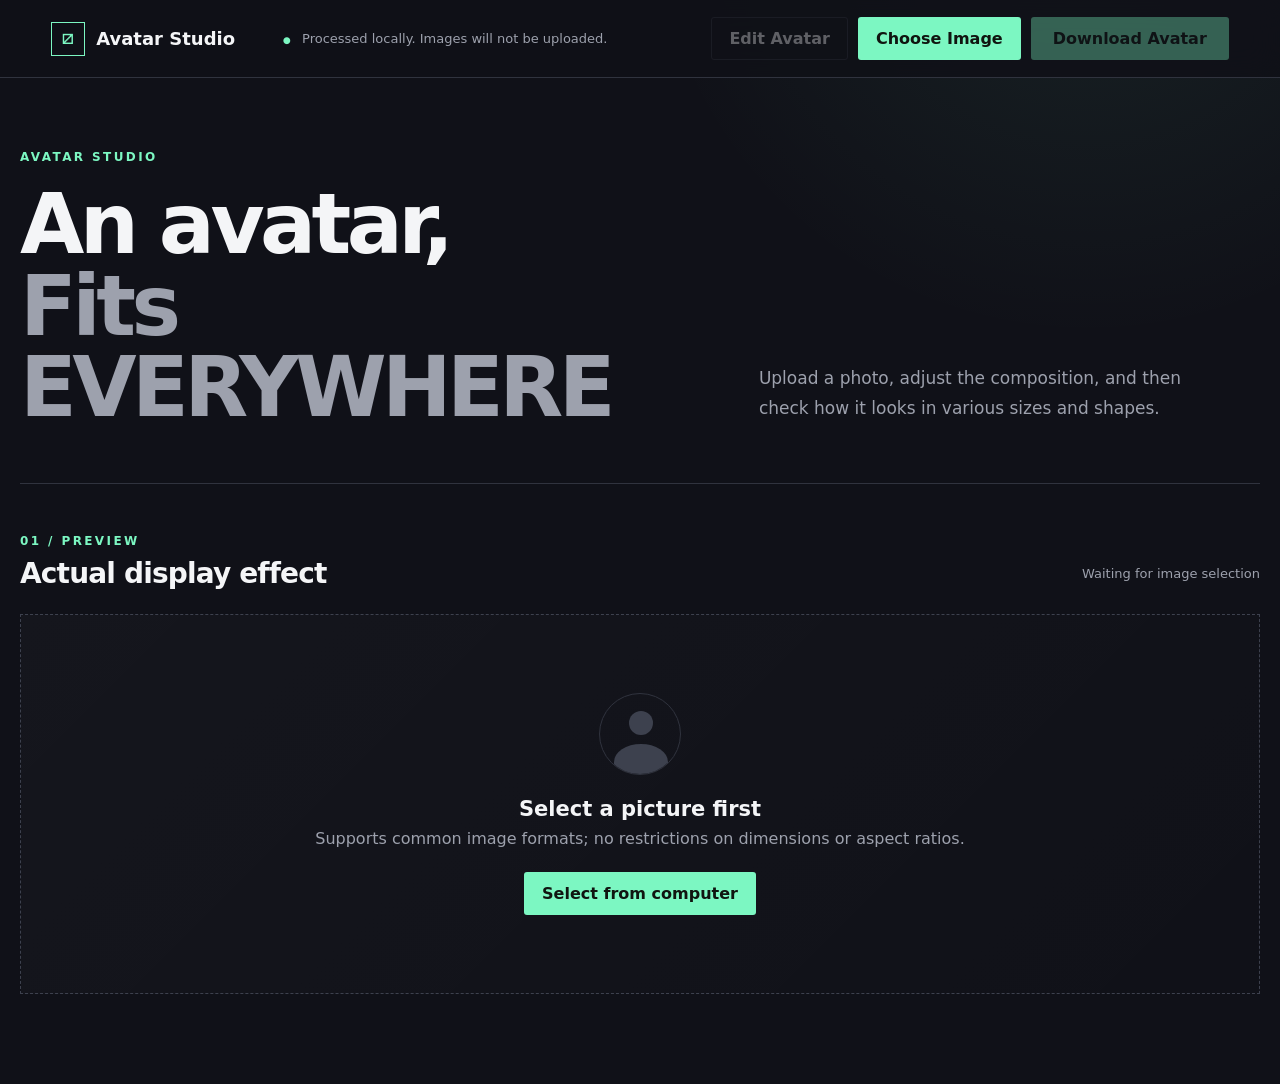
<file: avatar-studio/index.html>
<!doctype html>
<html lang="zh-CN">
<head>
  <meta charset="utf-8">
  <meta name="viewport" content="width=device-width, initial-scale=1">
  <meta name="description" content="Crop, scale, and export square avatars right in your browser. Your images never leave your device.">
  <title>Avatar Studio</title>
  <link rel="icon" type="image/svg+xml" href="data:image/svg+xml,%3Csvg xmlns='http://www.w3.org/2000/svg' viewBox='0 0 64 64'%3E%3Crect width='64' height='64' rx='16' fill='%23101118'/%3E%3Ccircle cx='32' cy='25' r='11' fill='%237cf7c2'/%3E%3Cpath d='M13 56c2-13 9-19 19-19s17 6 19 19' fill='%237cf7c2'/%3E%3C/svg%3E">
  <link rel="stylesheet" href="styles.css">
  <style>
    [hidden]{display:none!important}
    .dialog-shell{max-height:95vh;overflow:auto}
    .canvas-wrap{width:min(100%,500px,calc(100vh - 250px))}
    .dialog-footer{position:sticky;bottom:0;background:var(--panel);z-index:2}
  </style>
</head>
<body>
  <input id="fileInput" type="file" accept="image/*" hidden>

  <header class="topbar">
    <a class="brand" href="#" aria-label="Avatar Studio Mainpage">
      <span class="brand-mark" aria-hidden="true">〼</span>
      <span>Avatar Studio</span>
    </a>
    <p class="privacy"><span aria-hidden="true">●</span> Processed locally. Images will not be uploaded.</p>
    <div class="actions">
      <button class="button button-secondary" id="editButton" type="button" disabled>Edit Avatar</button>
      <button class="button button-primary" id="uploadButton" type="button">Choose Image</button>
      <button class="button button-primary download" id="downloadButton" type="button" disabled>Download Avatar</button>
    </div>
  </header>

  <main>
    <section class="intro" aria-labelledby="pageTitle">
      <p class="eyebrow">AVATAR STUDIO</p>
      <h1 id="pageTitle">An avatar,<br><span>Fits EVERYWHERE</span></h1>
      <p class="lede">Upload a photo, adjust the composition, and then check how it looks in various sizes and shapes.</p>
    </section>

    <section class="preview-section" aria-labelledby="previewTitle">
      <div class="section-heading">
        <div>
          <p class="section-index">01 / PREVIEW</p>
          <h2 id="previewTitle">Actual display effect</h2>
        </div>
        <p id="imageMeta" class="image-meta">Waiting for image selection</p>
      </div>

      <div id="emptyState" class="empty-state">
        <div class="empty-visual" aria-hidden="true">
          <div class="empty-head"></div><div class="empty-body"></div>
        </div>
        <h3>Select a picture first</h3>
        <p>Supports common image formats; no restrictions on dimensions or aspect ratios.</p>
        <button class="button button-primary" id="emptyUploadButton" type="button">Select from computer</button>
      </div>

      <div id="previewGrid" class="preview-grid" hidden>
        <article class="preview-card feature-card">
          <div class="card-label"><span>Square</span><span>320 × 320</span></div>
          <img class="avatar square size-feature" alt="Large-size preview of square avatar">
        </article>
        <article class="preview-card feature-card">
          <div class="card-label"><span>Circular</span><span>320 × 320</span></div>
          <img class="avatar circle size-feature" alt="Large-size preview of circular avatar">
        </article>
        <article class="preview-card scale-card">
          <div class="card-label"><span>Square</span><span> scale checks</span></div>
          <div class="scale-row square-row">
            <figure><img class="avatar square s128" alt="128px square avatar"><figcaption>128</figcaption></figure>
            <figure><img class="avatar square s80" alt="80px square avatar"><figcaption>80</figcaption></figure>
            <figure><img class="avatar square s48" alt="48px square avatar"><figcaption>48</figcaption></figure>
            <figure><img class="avatar square s28" alt="28px square avatar"><figcaption>28</figcaption></figure>
          </div>
        </article>
        <article class="preview-card scale-card">
          <div class="card-label"><span>Circular</span><span> scale checks</span></div>
          <div class="scale-row circle-row">
            <figure><img class="avatar circle s128" alt="128px circular avatar"><figcaption>128</figcaption></figure>
            <figure><img class="avatar circle s80" alt="80px circular avatar"><figcaption>80</figcaption></figure>
            <figure><img class="avatar circle s48" alt="48px circular avatar"><figcaption>48</figcaption></figure>
            <figure><img class="avatar circle s28" alt="28px circular avatar"><figcaption>28</figcaption></figure>
          </div>
        </article>
      </div>
    </section>
  </main>

  <dialog id="editorDialog" aria-labelledby="editorTitle">
    <div class="dialog-shell">
      <div class="dialog-header">
        <div><p class="section-index">02 / EDIT</p><h2 id="editorTitle">Adjust Avatar</h2></div>
        <button class="icon-button" id="closeButton" type="button" aria-label="Close editor">×</button>
      </div>
      <div class="editor-body">
        <div class="canvas-column">
          <div class="canvas-wrap" id="canvasWrap">
            <canvas id="editorCanvas" width="640" height="640" aria-label="Avatar cropping area: drag the image to adjust its position."></canvas>
            <div class="crop-overlay" aria-hidden="true">
              <div id="safeGuide" class="safe-guide"></div>
              <div id="gridGuide" class="grid-guide"></div>
            </div>
          </div>
          <p class="drag-hint">Drag the image to adjust position · Scroll or use two fingers to zoom</p>
        </div>
        <aside class="controls" aria-label="Avatar adjustment options">
          <div class="control-group">
            <div class="control-label"><label for="zoomRange">Zoom</label><output id="zoomOutput">100%</output></div>
            <input id="zoomRange" type="range" min="1" max="4" value="1" step="0.01">
            <div class="range-labels"><span>Zoom out</span><span>Zoom in</span></div>
          </div>
          <div class="control-group switches">
            <label class="switch-row"><span><b>Reference line</b><small>Help align the face and line of sight</small></span><input id="gridToggle" type="checkbox" checked><i aria-hidden="true"></i></label>
            <label class="switch-row"><span><b>Safety margin</b><small>Avoid placing content too close to the edges of the avatar.</small></span><input id="safeToggle" type="checkbox" checked><i aria-hidden="true"></i></label>
          </div>
          <button class="text-button" id="resetButton" type="button">Reset Position and Scale</button>
        </aside>
      </div>
      <div class="dialog-footer">
        <p>Export size <strong>1024 × 1024 px</strong></p>
        <div><button class="button button-secondary" id="cancelButton" type="button">Cancel</button><button class="button button-primary" id="applyButton" type="button">Apply</button></div>
      </div>
    </div>
  </dialog>

  <canvas id="outputCanvas" width="1024" height="1024" hidden></canvas>
  <div id="toast" class="toast" role="status" aria-live="polite"></div>
  <script src="app.js"></script>
</body>
</html>
</file>
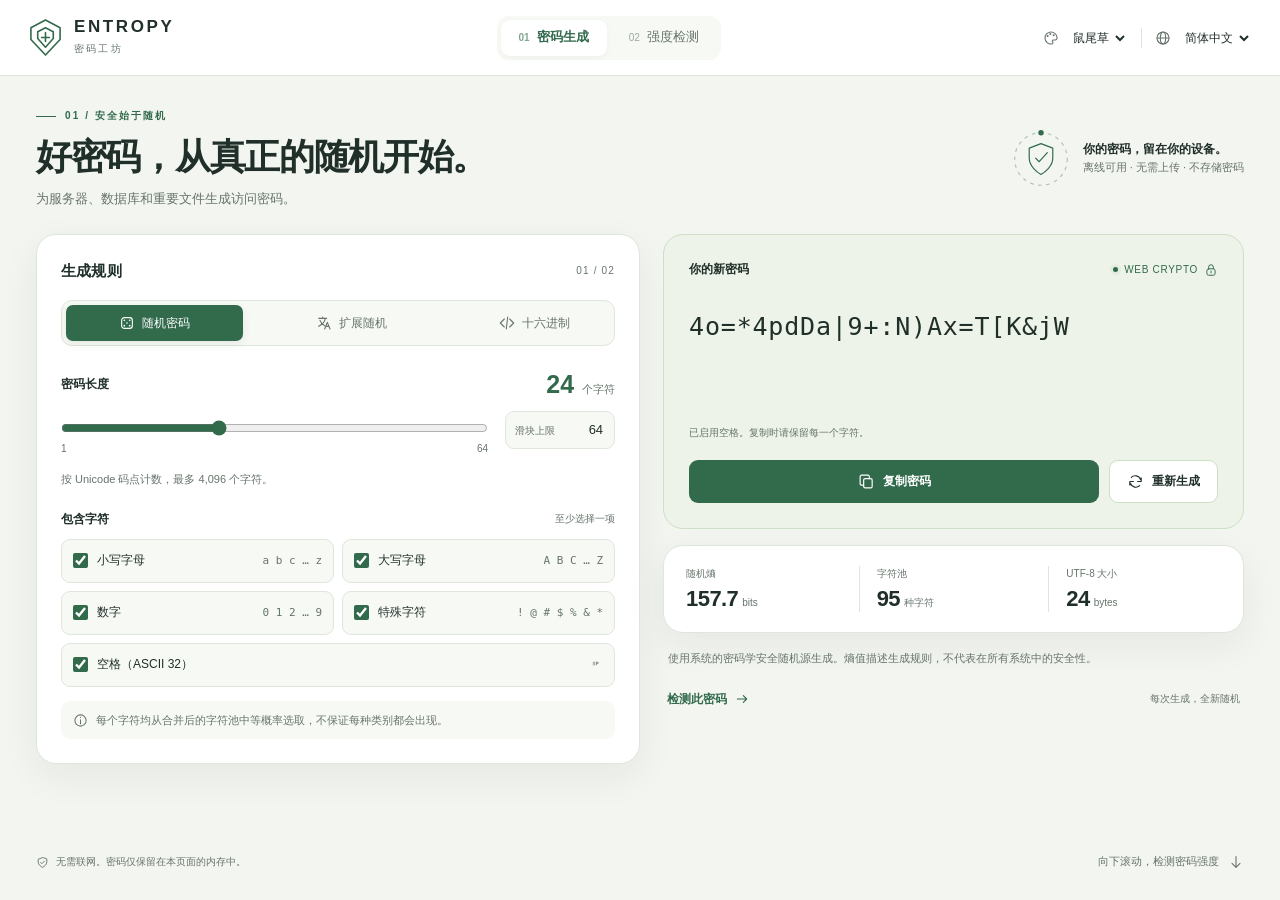
<file: password-generator/index.html>
<!doctype html>
<html lang="zh-CN" data-theme="sage">
<head>
<meta charset="utf-8">
<meta name="viewport" content="width=device-width,initial-scale=1">
<meta name="color-scheme" content="light dark">
<meta http-equiv="Content-Security-Policy" content="default-src 'none'; script-src 'unsafe-inline'; style-src 'unsafe-inline'; img-src data:; font-src 'self'; connect-src 'none'; base-uri 'none'; form-action 'none'">
<meta name="description" content="An offline password studio. Cryptographically secure generation and transparent, local strength estimates.">
<title>ENTROPY — 密码工作台</title>
<style>
:root{--bg:#f3f5f0;--surface:#fff;--surface2:#f7f9f5;--ink:#202f29;--muted:#66746b;--line:#dfe6dc;--accent:#326a4c;--accent2:#e3eddf;--accent3:#cddfc4;--output:#edf3e8;--danger:#ad483e;--warning:#946521;--shadow:0 12px 38px #223d2510;--header:76px;--sans:Inter,"Segoe UI","Noto Sans SC","Microsoft YaHei UI",sans-serif;--password:"Cascadia Code","SFMono-Regular",Consolas,"Noto Sans Mono","Noto Sans CJK SC","Yu Gothic UI","Microsoft YaHei UI","Segoe UI Symbol","Segoe UI Emoji","Apple Color Emoji",monospace}
html:lang(zh-TW){--sans:Inter,"Segoe UI","Noto Sans TC","Microsoft JhengHei UI",sans-serif}html:lang(ja){--sans:Inter,"Segoe UI","Noto Sans JP","Yu Gothic UI",Meiryo,sans-serif}html:lang(en){--sans:Inter,"Segoe UI",Arial,sans-serif}
html[data-theme="sand"]{--bg:#f6f1e8;--surface:#fffcf7;--surface2:#f9f4ec;--ink:#392f26;--muted:#7a6d5d;--line:#e7ddce;--accent:#94613b;--accent2:#f2e5d3;--accent3:#e8cfaf;--output:#f6ead9;--shadow:0 12px 38px #75552c0b}
html[data-theme="iris"]{--bg:#f2f0f7;--surface:#fdfcfe;--surface2:#f7f5fb;--ink:#332c45;--muted:#756c86;--line:#e3ddec;--accent:#745498;--accent2:#ece4f3;--accent3:#d9c9e9;--output:#f0eaf7;--shadow:0 12px 38px #543d720e}
html[data-theme="night"]{color-scheme:dark;--bg:#141d21;--surface:#1c282d;--surface2:#202e33;--ink:#e2eeea;--muted:#a5b8b5;--line:#34464b;--accent:#a2d5bb;--accent2:#2a453e;--accent3:#405f50;--output:#213a33;--danger:#f2a397;--warning:#e8bf7c;--shadow:0 12px 38px #0002}
*{box-sizing:border-box}html,body{height:100%;margin:0}body{font-family:var(--sans);color:var(--ink);background:var(--bg);font-size:14px;line-height:1.6;overflow:hidden;transition:background .25s,color .25s}button,input,select,textarea{font:inherit;color:inherit}button,select{cursor:pointer}button{border:0;background:none}a{color:var(--accent);text-underline-offset:3px}button:disabled{opacity:.45;cursor:not-allowed}input,select,textarea{color-scheme:light}html[data-theme=night] input,html[data-theme=night] select,html[data-theme=night] textarea{color-scheme:dark}button,input,select,textarea,a,summary{outline-offset:4px}*:focus-visible{outline:2px solid var(--accent)}button{touch-action:manipulation}button,select,input{min-height:36px}svg{display:inline-block;width:20px;height:20px;fill:none;stroke:currentColor;stroke-width:1.65;stroke-linecap:round;stroke-linejoin:round;vertical-align:middle;flex-shrink:0}[hidden]{display:none!important}.muted{color:var(--muted)}.mono{font-family:var(--password)}.sr-only{position:absolute;width:1px;height:1px;padding:0;margin:-1px;overflow:hidden;clip:rect(0,0,0,0);white-space:nowrap;border:0}
.topbar{height:var(--header);padding:0 max(28px,calc((100vw - 1264px)/2));display:flex;align-items:center;justify-content:space-between;gap:20px;border-bottom:1px solid var(--line);background:var(--surface);position:relative;z-index:5}.brand{display:flex;align-items:center;gap:11px}.brand-icon{width:35px;height:39px;color:var(--accent)}.brand-name{font-size:17px;font-weight:750;letter-spacing:2.6px;line-height:1.1}.brand-sub{font-size:10px;color:var(--muted);letter-spacing:2.2px;margin-top:4px}.topnav{display:flex;gap:4px;background:var(--surface2);padding:4px;border-radius:12px}.nav-btn{padding:7px 18px;border-radius:9px;color:var(--muted);font-size:13px;white-space:nowrap;transition:.2s}.nav-btn.active{color:var(--accent);background:var(--surface);box-shadow:0 2px 7px #00000009;font-weight:650}.nav-btn .num{font-size:10px;margin-right:7px;opacity:.6}.toolbar{display:flex;align-items:center;gap:13px}.select-wrap{display:flex;align-items:center;gap:7px}.select-wrap svg{width:16px;height:16px;color:var(--muted)}select{border:0;background:transparent;font-size:12px;max-width:125px;padding:5px 3px}select option{background:var(--surface);color:var(--ink)}.toolbar-divider{height:20px;width:1px;background:var(--line)}
main{height:calc(100dvh - var(--header));overflow-y:auto;scroll-snap-type:y mandatory;scrollbar-width:none}main::-webkit-scrollbar{display:none}.page{height:100%;scroll-snap-align:start;scroll-snap-stop:always;position:relative}.page-scroll{height:100%;overflow-y:auto;overscroll-behavior-y:contain;scrollbar-width:thin;scrollbar-color:var(--line) transparent}.page-content{max-width:1264px;padding:32px 28px 20px;margin:auto;min-height:100%;display:flex;flex-direction:column}.hero{display:flex;align-items:center;justify-content:space-between;gap:28px;margin-bottom:25px}.eyebrow{font-size:10px;letter-spacing:2.1px;text-transform:uppercase;color:var(--accent);font-weight:700;display:flex;align-items:center;gap:9px}.eyebrow::before{content:"";width:20px;height:1px;background:currentColor}.hero h1,.hero h2{font-size:clamp(27px,2.8vw,38px);font-weight:650;letter-spacing:-1.3px;line-height:1.3;margin:10px 0 8px}.hero p{margin:0;color:var(--muted);font-size:13px}.privacy{display:flex;align-items:center;gap:13px;flex-shrink:0}.privacy-art{width:58px;height:58px;color:var(--accent);stroke-width:1.3}.privacy strong{display:block;font-size:12px;font-weight:650}.privacy small{display:block;font-size:11px;color:var(--muted)}.orbit{transform-origin:32px 32px;animation:orbit 28s linear infinite}@keyframes orbit{to{transform:rotate(360deg)}}
.workspace{display:grid;grid-template-columns:minmax(0,1.04fr) minmax(0,1fr);gap:23px;align-items:start}.card{background:var(--surface);border:1px solid var(--line);border-radius:20px;box-shadow:var(--shadow)}.settings-card{padding:24px}.card-heading{display:flex;align-items:center;justify-content:space-between;gap:10px;margin-bottom:17px}.card-heading h2,.card-heading h3{font-size:15px;margin:0;letter-spacing:.2px;font-weight:650}.step-tag{font-size:10px;letter-spacing:1.2px;color:var(--muted)}.mode-tabs{padding:4px;background:var(--surface2);border:1px solid var(--line);border-radius:11px;display:grid;grid-template-columns:1fr 1.18fr .85fr;gap:4px}.mode-tab{border-radius:7px;padding:9px 5px;font-size:12px;color:var(--muted);display:flex;align-items:center;justify-content:center;gap:7px;line-height:1.35}.mode-tab svg{width:16px;height:16px}.mode-tab[aria-pressed=true]{background:var(--accent);color:var(--surface);box-shadow:0 3px 8px #162c1915}html[data-theme=night] .mode-tab[aria-pressed=true]{color:var(--bg)}.field-head{display:flex;align-items:center;justify-content:space-between;gap:12px;margin:21px 0 10px}.field-head label,.field-title{font-size:12px;font-weight:650}.length-value{display:flex;align-items:baseline;gap:5px}.length-value input{width:75px;padding:0 3px;border:0;background:transparent;text-align:right;font-size:25px;font-weight:650;line-height:1.1;color:var(--accent);height:34px;min-height:34px;font-variant-numeric:tabular-nums}.length-value span{font-size:11px;color:var(--muted)}input[type=number]{appearance:textfield;-moz-appearance:textfield}input[type=number]::-webkit-inner-spin-button,input[type=number]::-webkit-outer-spin-button{-webkit-appearance:none;margin:0}.range-row{display:flex;gap:17px;align-items:center}.range-area{flex:1;min-width:0}.range{display:block;width:100%;height:24px;min-height:24px;margin:0;accent-color:var(--accent);cursor:pointer}.range-ends{display:flex;justify-content:space-between;font-size:10px;color:var(--muted);margin-top:1px}.limit-box{border:1px solid var(--line);border-radius:9px;background:var(--surface2);padding:3px 9px;display:flex;align-items:center;gap:8px;margin-bottom:13px}.limit-box label{font-size:10px;color:var(--muted);max-width:45px;line-height:1.3}.limit-box input{width:42px;border:0;background:transparent;text-align:right;font-size:13px;min-height:30px}.helper{font-size:11px;line-height:1.65;color:var(--muted);margin:8px 0 0}.check-grid{display:grid;grid-template-columns:1fr 1fr;gap:8px}.check-option{display:flex;align-items:center;gap:9px;border:1px solid var(--line);border-radius:9px;padding:9px 11px;cursor:pointer;min-width:0;min-height:44px;transition:background .15s,border-color .15s}.check-option:has(input:checked){background:var(--surface2)}input[type=checkbox],input[type=radio]{accent-color:var(--accent);min-height:0;flex-shrink:0;width:15px;height:15px;margin:0;cursor:pointer}.check-label{font-size:12px;white-space:nowrap}.check-sample{margin-left:auto;color:var(--muted);font-family:var(--password);font-size:11px;white-space:nowrap}.check-option:last-child:nth-child(odd){grid-column:1/-1}.section-divider{height:1px;background:var(--line);margin:19px 0}.extended-grid{display:grid;grid-template-columns:1fr 1fr;gap:8px}.unicode-family{border:1px solid var(--line);border-radius:10px;padding:11px 12px}.unicode-family h4{margin:0 0 7px;font-size:12px;font-weight:600}.unicode-options{display:flex;flex-wrap:wrap;gap:6px 12px}.unicode-option{display:flex;gap:6px;align-items:center;font-size:11px;cursor:pointer}.unicode-option input{width:13px;height:13px}.unicode-sample{display:block;font-family:var(--password);font-size:11px;color:var(--muted);margin-top:6px}.notice{display:flex;align-items:flex-start;gap:8px;padding:10px 12px;border-radius:9px;background:var(--surface2);font-size:11px;color:var(--muted);margin-top:14px;line-height:1.65}.notice svg{width:15px;height:15px;margin-top:2px}.notice.warning{color:var(--warning)}.error{color:var(--danger);font-size:12px;margin:10px 0}.hex-controls{margin:22px 0}.toggle-label{display:flex;gap:10px;align-items:center;cursor:pointer;font-size:13px}.hex-sample{font-family:var(--password);font-size:22px;letter-spacing:2px;margin:20px 0 8px;color:var(--accent);word-break:break-all}
.output-column{display:flex;flex-direction:column;gap:16px;position:sticky;top:18px}.output-card{background:var(--output);border:1px solid var(--accent3);border-radius:20px;padding:25px;overflow:hidden;position:relative}.output-top{display:flex;align-items:center;justify-content:space-between;margin-bottom:23px;gap:10px}.output-label{font-size:12px;font-weight:600}.secure-badge{display:flex;align-items:center;gap:6px;color:var(--accent);font-size:10px;letter-spacing:.7px}.secure-badge svg{width:14px;height:14px}.status-dot{display:inline-block;width:5px;height:5px;background:var(--accent);border-radius:50%;box-shadow:0 0 0 3px var(--accent2)}.password-output{display:block;width:100%;height:112px;min-height:112px;max-height:380px;resize:none;overflow-y:auto;background:transparent;border:0;padding:3px 0 10px;outline-offset:6px;font-family:var(--password);font-size:25px;letter-spacing:.8px;line-height:1.65;font-weight:500;word-break:break-all;overflow-wrap:anywhere;white-space:pre-wrap;color:var(--ink);tab-size:1;scrollbar-width:thin}.password-output.long{font-size:17px;letter-spacing:.4px}.output-footnote{font-size:10px;color:var(--muted);margin:8px 0 19px;min-height:16px}.output-actions{display:flex;gap:10px}.primary-button,.secondary-button{display:inline-flex;align-items:center;justify-content:center;gap:8px;border-radius:9px;padding:11px 17px;font-size:12px;font-weight:600;min-height:43px;transition:transform .15s,filter .15s}.primary-button{background:var(--accent);color:var(--surface);flex:1}html[data-theme=night] .primary-button{color:var(--bg)}.secondary-button{border:1px solid var(--accent3);background:var(--surface);color:var(--ink)}.primary-button:hover,.secondary-button:hover{filter:brightness(.97);transform:translateY(-1px)}.primary-button svg,.secondary-button svg{width:17px;height:17px}.refreshing svg{animation:refresh .45s ease-out}@keyframes refresh{to{transform:rotate(360deg)}}.stats{display:grid;grid-template-columns:1fr 1fr 1fr;gap:0;padding:20px 5px}.stat{padding:0 17px;min-width:0}.stat+.stat{border-left:1px solid var(--line)}.stat-label{font-size:10px;color:var(--muted);display:block;margin-bottom:4px}.stat-value{font-size:22px;font-weight:600;line-height:1.2;letter-spacing:-.6px;font-variant-numeric:tabular-nums}.stat-unit{font-size:10px;color:var(--muted);margin-left:4px}.small-note{font-size:11px;color:var(--muted);padding:0 5px;line-height:1.75;margin:0}.text-button{display:inline-flex;align-items:center;gap:7px;color:var(--accent);font-size:12px;padding:0;min-height:30px;font-weight:600}.text-button svg{width:16px;height:16px}.output-link-row{display:flex;align-items:center;justify-content:space-between;padding:0 4px;gap:15px}.page-footer{margin-top:auto;padding-top:25px;display:flex;justify-content:space-between;align-items:center;gap:15px;color:var(--muted);font-size:10px}.footer-note{display:flex;align-items:center;gap:7px}.footer-note svg{width:13px;height:13px}.next-button{display:inline-flex;align-items:center;gap:9px;font-size:11px;color:var(--muted);padding:4px 0}.next-button svg{width:16px;height:16px;animation:nudge 3.5s ease-in-out infinite}@keyframes nudge{0%,70%,100%{transform:translateY(0)}85%{transform:translateY(3px)}}
.checker-layout{display:grid;grid-template-columns:minmax(0,1.65fr) minmax(285px,1fr);gap:23px;align-items:start}.analysis-card{padding:24px}.input-label{display:flex;align-items:center;justify-content:space-between;gap:12px;font-size:12px;font-weight:600;margin-bottom:10px}.password-input-row{display:flex;align-items:center;gap:4px;background:var(--surface2);border:1px solid var(--line);border-radius:11px;padding:6px 9px 6px 15px}.password-input-row:focus-within{border-color:var(--accent);box-shadow:0 0 0 3px var(--accent2)}.password-input{width:100%;min-width:0;flex:1;border:0;background:transparent;font-family:var(--password);font-size:17px;outline:none!important;min-height:40px}.password-input::placeholder{font-family:var(--sans);font-size:12px;color:var(--muted)}.icon-button{width:34px;min-height:34px;border-radius:7px;color:var(--muted);display:inline-flex;align-items:center;justify-content:center}.icon-button:hover{background:var(--accent2);color:var(--accent)}.icon-button svg{width:17px;height:17px}.input-meta{display:flex;justify-content:space-between;gap:10px;margin-top:8px;font-size:10px;color:var(--muted)}.analysis-status{display:flex;align-items:center;justify-content:space-between;gap:15px;margin-top:22px}.strength-title{font-size:23px;font-weight:600;letter-spacing:-.4px}.strength-subtitle{font-size:11px;color:var(--muted);max-width:410px;margin-top:3px}.strength-orb{width:52px;height:52px;border:1px solid var(--line);border-radius:50%;display:flex;align-items:center;justify-content:center;color:var(--muted);flex-shrink:0;position:relative}.strength-orb svg{width:26px;height:26px}.strength-meter{display:grid;grid-template-columns:repeat(5,1fr);gap:5px;margin:15px 0 20px}.strength-meter span{height:5px;border-radius:3px;background:var(--line);transition:background .3s}.attack-results{display:grid;grid-template-columns:1fr 1fr;gap:10px}.attack-card{background:var(--surface2);border:1px solid var(--line);border-radius:12px;padding:15px;min-width:0}.attack-card-head{display:flex;align-items:center;gap:7px;font-size:11px;color:var(--muted)}.attack-card-head svg{width:15px;height:15px}.attack-time{font-size:22px;font-weight:650;line-height:1.5;margin:8px 0 4px;color:var(--ink);overflow-wrap:anywhere;letter-spacing:-.5px;font-variant-numeric:tabular-nums}.attack-detail{font-size:10px;line-height:1.65;color:var(--muted)}.advice{margin:17px 0 0;padding:0;list-style:none}.advice li{display:flex;gap:8px;align-items:flex-start;font-size:11px;color:var(--muted);margin:7px 0}.advice li svg{color:var(--accent);width:14px;height:14px;margin-top:3px}.model-card{padding:22px}.model-sub{font-size:11px;color:var(--muted);margin:-7px 0 14px;line-height:1.7}.attacker-options{display:flex;flex-direction:column;gap:7px}.attacker-option{display:flex;align-items:center;gap:10px;padding:9px 11px;border:1px solid var(--line);border-radius:9px;cursor:pointer;position:relative}.attacker-option:has(input:checked){border-color:var(--accent);background:var(--surface2)}.attacker-icon{width:29px;height:29px;display:flex;align-items:center;justify-content:center;color:var(--muted)}.attacker-icon svg{width:20px;height:20px}.attacker-text{flex:1;min-width:0}.attacker-text strong{display:block;font-size:12px;font-weight:550}.attacker-text small{display:block;font-size:10px;color:var(--muted);line-height:1.4}.attacker-option input{width:13px;height:13px}.rate-controls{margin-top:17px;padding-top:15px;border-top:1px solid var(--line)}.rate-controls label{font-size:11px;color:var(--muted)}.profile-select{display:block;width:100%;max-width:none;margin-top:5px;border:1px solid var(--line);border-radius:8px;padding:7px 9px;background:var(--surface2);font-size:11px}.rate-row{display:flex;align-items:center;gap:8px;margin-top:9px}.rate-row input{min-width:0;width:100%;border:1px solid var(--line);border-radius:7px;background:var(--surface2);padding:6px 9px;font-family:var(--password);font-size:12px}.rate-row span{font-size:10px;color:var(--muted);flex-shrink:0}.effective-rate{display:flex;justify-content:space-between;align-items:center;gap:8px;font-size:10px;margin-top:9px;color:var(--muted)}.effective-rate strong{color:var(--accent);font-size:12px;font-weight:600}.methodology{margin-top:18px;border:1px solid var(--line);border-radius:12px;background:var(--surface);padding:0 16px;font-size:11px;color:var(--muted)}.methodology summary{cursor:pointer;font-size:11px;color:var(--ink);padding:13px 0;display:flex;align-items:center;justify-content:space-between;gap:10px;list-style:none}.methodology summary::-webkit-details-marker{display:none}.methodology summary svg{width:15px;height:15px;transition:transform .2s}.methodology[open] summary svg{transform:rotate(180deg)}.method-content{padding:0 0 15px;line-height:1.85}.method-content p{margin:6px 0}.method-content ul{padding-left:18px}.method-links{display:flex;gap:12px;flex-wrap:wrap;padding-top:5px}.toast{position:fixed;left:50%;bottom:24px;transform:translate(-50%,20px);background:var(--ink);color:var(--surface);box-shadow:var(--shadow);border-radius:11px;padding:11px 20px;font-size:12px;z-index:20;opacity:0;pointer-events:none;transition:.2s;max-width:90vw;text-align:center}.toast.show{opacity:1;transform:translate(-50%,0)}.toast:empty{display:none}.noscript{padding:25px;color:var(--danger)}
@media(min-width:1400px) and (min-height:900px){.page-content{padding-top:45px;padding-bottom:26px}.hero{margin-bottom:32px}.settings-card{padding:27px}.output-card{padding:28px}.field-head{margin-top:25px}.check-option{padding:11px}.password-output{min-height:140px}.stats{padding:23px 5px}}
@media(max-width:1000px){.topbar{padding:0 22px}.nav-btn{padding:7px 12px}.brand-sub{letter-spacing:1px}.toolbar{gap:7px}.toolbar-divider{display:none}.page-content{padding:25px 22px 18px}.workspace{gap:16px}.settings-card,.output-card,.analysis-card{padding:20px}.check-option{padding:9px}.check-sample{font-size:10px}.checker-layout{grid-template-columns:minmax(0,1.5fr) minmax(265px,1fr);gap:16px}.model-card{padding:18px}.privacy-art{width:44px;height:44px}.privacy{gap:9px}.hero h1,.hero h2{font-size:30px}.stat{padding:0 12px}.stat-value{font-size:20px}.attack-time{font-size:19px}}
@media(max-width:760px){:root{--header:112px}.topbar{height:var(--header);padding:13px 18px 10px;flex-wrap:wrap;gap:9px}.brand-icon{width:29px;height:32px}.brand-name{font-size:15px}.brand-sub{font-size:9px}.toolbar{margin-left:auto}.toolbar select{font-size:11px;max-width:99px}.toolbar .select-wrap{gap:3px}.topnav{order:3;width:100%;justify-content:center;padding:2px;background:transparent;gap:12px}.nav-btn{flex:1;padding:5px;min-height:29px}.nav-btn.active{background:var(--accent2);box-shadow:none}.page-content{padding:24px 17px 18px}.hero{margin-bottom:22px;gap:10px}.hero h1,.hero h2{font-size:27px;letter-spacing:-.7px}.hero p{font-size:12px;max-width:440px}.hero .privacy{display:none}.eyebrow{font-size:9px;letter-spacing:1.5px}.workspace,.checker-layout{grid-template-columns:1fr;gap:17px}.output-column{position:static}.settings-card{padding:20px}.output-card{padding:22px}.password-output{font-size:24px}.page-footer{flex-wrap:wrap;padding-top:22px}.next-button{margin-left:auto}.analysis-card{padding:20px}.model-card{padding:20px}.attack-time{font-size:22px}.attacker-options{display:grid;grid-template-columns:1fr 1fr;gap:7px}.attacker-option{padding:9px;gap:6px}.attacker-option:last-child{grid-column:1/-1}.attacker-icon{display:none}.attacker-text strong{font-size:11px}.mode-tab{font-size:11px}.page-scroll{scrollbar-width:none}.footer-note{max-width:65%}}
.check-sample{min-width:0;overflow:hidden;text-overflow:ellipsis}.stat-value{overflow-wrap:anywhere}.unicode-options{align-items:flex-start}
@media(max-width:420px){.stats{padding:18px 0}.stat{padding:0 10px}.stat-value{font-size:19px}.stat-unit{font-size:9px}.check-label{flex-shrink:0}.check-sample{font-size:10px}}
@media(prefers-reduced-motion:reduce){*,*::before,*::after{animation:none!important;transition:none!important;scroll-behavior:auto!important}}
</style>
</head>
<body>
<svg aria-hidden="true" style="position:absolute;width:0;height:0;overflow:hidden" xmlns="http://www.w3.org/2000/svg"><defs>
<symbol id="i-shield" viewBox="0 0 24 24"><path d="M12 3 4 6v5c0 5 5 8.5 8 10 3-1.5 8-5 8-10V6z"/><path d="m8.5 12 2.3 2.3 4.7-4.8"/></symbol>
<symbol id="i-lock" viewBox="0 0 24 24"><rect x="5" y="10" width="14" height="11" rx="3"/><path d="M8 10V7a4 4 0 0 1 8 0v3M12 14v3"/></symbol>
<symbol id="i-copy" viewBox="0 0 24 24"><rect x="8" y="8" width="12" height="13" rx="2"/><path d="M16 8V5a2 2 0 0 0-2-2H5a2 2 0 0 0-2 2v10a2 2 0 0 0 2 2h3"/></symbol>
<symbol id="i-refresh" viewBox="0 0 24 24"><path d="M20 7v5h-5M4 17v-5h5M6.1 6.1a8 8 0 0 1 13 3M4.9 14.9a8 8 0 0 0 13 3"/></symbol>
<symbol id="i-arrow" viewBox="0 0 24 24"><path d="M5 12h14m-5-5 5 5-5 5"/></symbol>
<symbol id="i-down" viewBox="0 0 24 24"><path d="M12 4v16m-6-6 6 6 6-6"/></symbol>
<symbol id="i-up" viewBox="0 0 24 24"><path d="M12 20V4m-6 6 6-6 6 6"/></symbol>
<symbol id="i-chevron" viewBox="0 0 24 24"><path d="m6 9 6 6 6-6"/></symbol>
<symbol id="i-globe" viewBox="0 0 24 24"><circle cx="12" cy="12" r="9"/><ellipse cx="12" cy="12" rx="4" ry="9"/><path d="M3 12h18"/></symbol>
<symbol id="i-palette" viewBox="0 0 24 24"><path d="M21 11a9 9 0 1 0-9 10h1a2 2 0 0 0 1.3-3.5c-.8-.8-.3-2.5 1.2-2.5H18a3 3 0 0 0 3-4Z"/><path d="M7 9h.01M11 6h.01M16 8h.01" stroke-width="3"/></symbol>
<symbol id="i-random" viewBox="0 0 24 24"><rect x="4" y="4" width="16" height="16" rx="4"/><path d="M8 8h.01M16 16h.01M12 12h.01M8 16h.01M16 8h.01" stroke-width="2.5"/></symbol>
<symbol id="i-unicode" viewBox="0 0 24 24"><path d="M4 5h12M10 3v2m4 0c-1 6-4 9-10 12M6 8c1 3 3 6 7 8m0 5 4-10 4 10m-6.5-4h5"/></symbol>
<symbol id="i-hex" viewBox="0 0 24 24"><path d="m8 6-6 6 6 6m8-12 6 6-6 6m-3-15-2 18"/></symbol>
<symbol id="i-info" viewBox="0 0 24 24"><circle cx="12" cy="12" r="9"/><path d="M12 11v6m0-10h.01"/></symbol>
<symbol id="i-check" viewBox="0 0 24 24"><path d="m5 12 4 4L19 6"/></symbol>
<symbol id="i-eye" viewBox="0 0 24 24"><path d="M2 12s3-7 10-7 10 7 10 7-3 7-10 7-10-7-10-7Z"/><circle cx="12" cy="12" r="3"/></symbol>
<symbol id="i-eye-off" viewBox="0 0 24 24"><path d="m3 3 18 18M10.6 5.1 12 5c7 0 10 7 10 7a19 19 0 0 1-3.2 4.1M6.3 6.3A19 19 0 0 0 2 12s3 7 10 7a11 11 0 0 0 5.7-1.7M10 10a3 3 0 0 0 4 4"/></symbol>
<symbol id="i-close" viewBox="0 0 24 24"><path d="m6 6 12 12M6 18 18 6"/></symbol>
<symbol id="i-book" viewBox="0 0 24 24"><path d="M12 5v16M3 3c4 0 7 0 9 2 2-2 5-2 9-2v16c-4 0-7 0-9 2-2-2-5-2-9-2z"/></symbol>
<symbol id="i-grid" viewBox="0 0 24 24"><rect x="3" y="3" width="7" height="7" rx="1"/><rect x="14" y="3" width="7" height="7" rx="1"/><rect x="3" y="14" width="7" height="7" rx="1"/><rect x="14" y="14" width="7" height="7" rx="1"/></symbol>
<symbol id="i-pc" viewBox="0 0 24 24"><rect x="3" y="3" width="18" height="13" rx="2"/><path d="M8 21h8m-4-5v5"/></symbol>
<symbol id="i-user" viewBox="0 0 24 24"><circle cx="12" cy="7" r="4"/><path d="M4 21v-2a8 8 0 0 1 16 0v2"/></symbol>
<symbol id="i-server" viewBox="0 0 24 24"><rect x="3" y="3" width="18" height="7" rx="2"/><rect x="3" y="14" width="18" height="7" rx="2"/><path d="M7 6.5h.01M7 17.5h.01M12 6.5h5M12 17.5h5"/></symbol>
<symbol id="i-building" viewBox="0 0 24 24"><path d="m3 7 9-5 9 5H3Zm2 3v8m5-8v8m4-8v8m5-8v8M3 21h18"/></symbol>
</defs></svg>
<header class="topbar">
 <div class="brand"><svg class="brand-icon" viewBox="0 0 36 40" aria-hidden="true"><path d="m18 2 15 8v12L18 38 3 22V10Z"/><path d="m18 10 8 4v7l-8 9-8-9v-7Z"/><path d="M18 15v9m-4-4h8"/></svg><div><div class="brand-name">ENTROPY</div><div class="brand-sub" data-i18n="brandSub">密码工作台</div></div></div>
 <nav class="topnav" aria-label="工具"><button class="nav-btn active" data-go="0" aria-current="page"><span class="num">01</span><span data-i18n="generator">密码生成器</span></button><button class="nav-btn" data-go="1"><span class="num">02</span><span data-i18n="checker">强度检测器</span></button></nav>
 <div class="toolbar"><div class="select-wrap"><svg aria-hidden="true"><use href="#i-palette"/></svg><select id="theme" data-label="themeLabel"><option value="sage" data-i18n="themeSage">苔绿</option><option value="sand" data-i18n="themeSand">暖砂</option><option value="iris" data-i18n="themeIris">鸢尾</option><option value="night" data-i18n="themeNight">深夜</option></select></div><span class="toolbar-divider"></span><div class="select-wrap"><svg aria-hidden="true"><use href="#i-globe"/></svg><select id="language" aria-label="Language / 语言"><option value="zh-CN">简体中文</option><option value="zh-TW">正體中文</option><option value="en">English</option><option value="ja">日本語</option></select></div></div>
</header>
<noscript><div class="noscript">此工具需要 JavaScript 才能安全生成和分析密码。This tool requires JavaScript.</div></noscript>
<main id="pages">
<section class="page" id="generator-page" aria-labelledby="generator-title"><div class="page-scroll"><div class="page-content">
 <div class="hero"><div><div class="eyebrow" data-i18n="genEyebrow">01 / 随机，是安全的起点</div><h1 id="generator-title" data-i18n="genTitle">好密码，始于真正的随机。</h1><p data-i18n="genSubtitle">为服务器、数据库与重要文件，生成属于你的访问凭证。</p></div><div class="privacy"><svg class="privacy-art" viewBox="0 0 64 64" aria-hidden="true"><g class="orbit"><circle cx="32" cy="32" r="29" stroke-dasharray="3 6" opacity=".35"/><circle cx="32" cy="3" r="3" fill="currentColor" stroke="none"/></g><path d="m32 15 13 5v11c0 9-9 16-13 18-4-2-13-9-13-18V20Z"/><path d="m26 31 4 4 9-10"/></svg><div><strong data-i18n="localTitle">你的密码，只在此刻、此处。</strong><small data-i18n="localSubtitle">离线可用 · 无上传 · 无密码存储</small></div></div></div>
 <div class="workspace">
  <div class="card settings-card">
   <div class="card-heading"><h2 data-i18n="rules">生成规则</h2><span class="step-tag">01 / 02</span></div>
   <div class="mode-tabs" role="group" data-label="modeLabel"><button class="mode-tab" data-mode="random" aria-pressed="true"><svg aria-hidden="true"><use href="#i-random"/></svg><span data-i18n="random">随机密码</span></button><button class="mode-tab" data-mode="extended" aria-pressed="false"><svg aria-hidden="true"><use href="#i-unicode"/></svg><span data-i18n="extended">扩展随机</span></button><button class="mode-tab" data-mode="hex" aria-pressed="false"><svg aria-hidden="true"><use href="#i-hex"/></svg><span data-i18n="hex">十六进制</span></button></div>
   <div class="field-head"><label for="length-range" data-i18n="lengthLabel">密码长度</label><div class="length-value"><input id="length-value" type="number" min="1" max="4096" value="24" inputmode="numeric" data-label="exactLength"><span data-i18n="characters">字符</span></div></div>
   <div class="range-row"><div class="range-area"><input id="length-range" class="range" type="range" min="1" max="64" value="24"><div class="range-ends"><span>1</span><span id="range-max-label">64</span></div></div><div class="limit-box"><label for="range-max" data-i18n="sliderMax">滑块上限</label><input id="range-max" type="number" min="1" max="4096" value="64" inputmode="numeric"></div></div>
   <p class="helper" data-i18n="lengthHelp">按 Unicode 码点计数；最长 4,096 个字符。</p>
   <div id="charset-settings"><div class="field-head"><span class="field-title" data-i18n="charactersLabel">使用字符</span><span class="muted" style="font-size:10px" data-i18n="atLeastOne">至少选择一项</span></div><div class="check-grid" id="ascii-options"></div><div id="extended-settings" hidden><div class="section-divider"></div><div class="field-head" style="margin-top:0"><span class="field-title" data-i18n="extendedLabel">扩展字符集</span><span class="muted" style="font-size:10px">UTF-8</span></div><div class="extended-grid" id="unicode-options"></div><p class="helper" data-i18n="unicodeHelp">仅使用可见的独立码点。无组合标记、连接序列或非 ASCII 标点。</p></div></div>
   <div id="hex-settings" class="hex-controls" hidden><label class="toggle-label"><input type="checkbox" id="hex-uppercase" checked><span data-i18n="uppercaseHex">使用大写 A–F</span></label><div class="hex-sample" id="hex-alphabet">0123456789ABCDEF</div><p class="helper" data-i18n="hexHelp">每两位十六进制表示 1 字节；64 位对应 256 位原始密钥。</p><p class="helper" id="hex-length-note"></p></div>
   <div class="notice" id="charset-note"><svg aria-hidden="true"><use href="#i-info"/></svg><span data-i18n="poolHelp">从所选字符的合集等概率抽取；不保证每个类别都出现。</span></div>
   <p id="generation-error" class="error" role="alert" hidden></p>
  </div>
  <div class="output-column">
   <div class="output-card"><div class="output-top"><span class="output-label" data-i18n="yourPassword">你的新密码</span><span class="secure-badge"><span class="status-dot"></span> WEB CRYPTO <svg aria-hidden="true"><use href="#i-lock"/></svg></span></div><textarea id="generated-password" class="password-output" readonly spellcheck="false" autocomplete="off" autocorrect="off" autocapitalize="off" dir="ltr" data-label="generatedPassword"></textarea><p class="output-footnote" id="output-footnote"></p><div class="output-actions"><button class="primary-button" id="copy-button"><svg aria-hidden="true"><use href="#i-copy"/></svg><span data-i18n="copy">复制密码</span></button><button class="secondary-button" id="refresh-button"><svg aria-hidden="true"><use href="#i-refresh"/></svg><span data-i18n="refresh">重新生成</span></button></div></div>
   <div class="card stats"><div class="stat"><span class="stat-label" data-i18n="entropy">理论随机熵</span><span class="stat-value" id="entropy-value">—</span><span class="stat-unit">bits</span></div><div class="stat"><span class="stat-label" data-i18n="poolSize">字符池大小</span><span class="stat-value" id="pool-value">—</span><span class="stat-unit" data-i18n="symbolsUnit">种</span></div><div class="stat"><span class="stat-label" data-i18n="utf8Size">UTF-8 大小</span><span class="stat-value" id="bytes-value">—</span><span class="stat-unit">bytes</span></div></div>
   <p class="small-note" data-i18n="entropyHelp">随机性来自系统级密码学随机源。熵值描述生成规则，不代表任意系统中的实际安全性。</p>
   <div class="output-link-row"><button class="text-button" id="check-generated"><span data-i18n="checkThis">检测这个密码</span><svg aria-hidden="true"><use href="#i-arrow"/></svg></button><span class="muted" style="font-size:10px" data-i18n="freshEveryTime">每一次，都是新的随机</span></div>
  </div>
 </div>
 <footer class="page-footer"><span class="footer-note"><svg aria-hidden="true"><use href="#i-shield"/></svg><span data-i18n="privacyFooter">无需网络。密码仅保留在当前页面内存中。</span></span><button class="next-button" data-go="1"><span data-i18n="scrollToChecker">向下滚动，检测密码强度</span><svg aria-hidden="true"><use href="#i-down"/></svg></button></footer>
</div></div></section>
<section class="page" id="checker-page" aria-labelledby="checker-title"><div class="page-scroll"><div class="page-content">
 <div class="hero"><div><div class="eyebrow" data-i18n="checkEyebrow">02 / 了解你的防线</div><h2 id="checker-title" data-i18n="checkTitle">一个密码，能经受多少猜测？</h2><p data-i18n="checkSubtitle">从常见模式到穷举空间，把抽象的强度变成可理解的时间。</p></div><div class="privacy"><svg class="privacy-art" viewBox="0 0 64 64" aria-hidden="true"><circle cx="32" cy="32" r="25" opacity=".25"/><path d="M32 12v5m20 15h-5M32 52v-5M12 32h5"/><circle cx="32" cy="32" r="16"/><path d="M32 22v10l9 5"/><circle cx="32" cy="32" r="2" fill="currentColor"/></svg><div><strong data-i18n="estimateTitle">可解释的估算</strong><small data-i18n="estimateSub">公开假设 · 可调整算力 · 本地分析</small></div></div></div>
 <div class="checker-layout"><div>
  <div class="card analysis-card"><label class="input-label" for="password-input"><span data-i18n="testPassword">待检测密码</span><span class="muted" style="font-size:10px;font-weight:400" data-i18n="localOnly">仅在本地分析</span></label><div class="password-input-row"><input id="password-input" class="password-input" type="password" autocomplete="off" spellcheck="false" autocorrect="off" autocapitalize="off" dir="ltr" data-placeholder="passwordPlaceholder"><button class="icon-button" id="visibility-button" data-label="showPassword" aria-pressed="false"><svg aria-hidden="true"><use href="#i-eye"/></svg></button><button class="icon-button" id="clear-password" data-label="clearPassword"><svg aria-hidden="true"><use href="#i-close"/></svg></button></div><div class="input-meta"><span id="input-count" data-i18n="inputLimit">最多 4,096 个 Unicode 码点</span><span data-i18n="noHistory">不记录历史</span></div><p class="error" id="analysis-error" hidden role="alert"></p>
   <div class="analysis-status"><div><div id="strength-title" class="strength-title" role="status" aria-live="polite" aria-atomic="true" data-i18n="strengthEmpty">等待你的密码</div><div id="strength-description" class="strength-subtitle" data-i18n="strengthEmptyHelp">输入后，将实时分析可猜测模式与穷举空间。</div></div><div class="strength-orb" id="strength-orb"><svg aria-hidden="true"><use href="#i-shield"/></svg></div></div>
   <div class="strength-meter" id="strength-meter" role="meter" aria-valuemin="0" aria-valuemax="4" aria-valuenow="0" data-label="strengthLabel"><span></span><span></span><span></span><span></span><span></span></div>
   <div class="attack-results"><div class="attack-card"><div class="attack-card-head"><svg aria-hidden="true"><use href="#i-book"/></svg><span data-i18n="dictionaryAttack">字典与模式攻击</span></div><div class="attack-time" id="pattern-time">—</div><div class="attack-detail" id="pattern-detail" data-i18n="patternEmpty">考虑常见词、重复、连续字符与键盘模式。</div></div><div class="attack-card"><div class="attack-card-head"><svg aria-hidden="true"><use href="#i-grid"/></svg><span data-i18n="bruteAttack">纯暴力穷举</span></div><div class="attack-time" id="brute-time">—</div><div class="attack-detail" data-i18n="bruteDetail">假设字符独立等概率，平均搜索一半空间；通常偏乐观。</div></div></div>
   <ul class="advice" id="advice"><li><svg aria-hidden="true"><use href="#i-info"/></svg><span data-i18n="emptyAdvice">长度很重要；无法预测的生成方式同样重要。</span></li></ul>
  </div>
  <details class="methodology"><summary><span data-i18n="methodTitle">这些时间如何计算？</span><svg aria-hidden="true"><use href="#i-chevron"/></svg></summary><div class="method-content"><p data-i18n="methodIntro"></p><p data-i18n="methodBrute"></p><p data-i18n="methodPattern"></p><p data-i18n="methodLimits"></p><p data-i18n="methodUnicode"></p><div class="method-links"><a href="https://gist.github.com/Chick3nman/09bac0775e6393468c2925c1e1363d5c" target="_blank" rel="noopener noreferrer" data-i18n="benchmark">参考基准</a><a href="https://developer.mozilla.org/en-US/docs/Web/API/Crypto/getRandomValues" target="_blank" rel="noopener noreferrer">Web Crypto ↗</a><a href="https://pages.nist.gov/800-63-4/sp800-63b.html" target="_blank" rel="noopener noreferrer">NIST SP 800-63B-4 ↗</a><a href="https://cheatsheetseries.owasp.org/cheatsheets/Password_Storage_Cheat_Sheet.html" target="_blank" rel="noopener noreferrer">OWASP ↗</a></div></div></details>
 </div><aside class="card model-card"><div class="card-heading"><h3 data-i18n="attackerTitle">选择你的攻击者</h3><svg style="color:var(--muted);width:17px;height:17px" aria-hidden="true"><use href="#i-grid"/></svg></div><p class="model-sub" data-i18n="attackerHelp">假设攻击者已获得哈希，可离线持续猜测。</p><div id="attacker-options" class="attacker-options" role="radiogroup" data-label="attackerTitle"></div><div class="rate-controls"><label for="hash-profile" data-i18n="verificationModel">验证成本模型</label><select id="hash-profile" class="profile-select"><option value="fast" data-i18n="profileFast">快速哈希 · 示例</option><option value="slow" data-i18n="profileSlow">慢速密码 KDF · 示例</option><option value="custom" data-i18n="profileCustom">自定义基准速度</option></select><div class="rate-row"><input type="number" id="base-rate" min="0.000001" max="1e30" step="any" value="10000000000" data-label="baseRate"><span data-i18n="guessesSecond">次 / 秒 / 基准机</span></div><div class="effective-rate"><span data-i18n="effectiveRate">场景总猜测速度</span><strong id="effective-rate">—</strong></div><p class="error" id="rate-error" hidden data-i18n="rateInvalid">请输入 0.000001 到 10³⁰ 之间的有效速度。</p><p class="helper" data-i18n="modelAssumptions">机器数量不等于算力。倍率是演示假设；国家级与全球档位并非实测。</p></div></aside></div>
 <footer class="page-footer"><span class="footer-note"><svg aria-hidden="true"><use href="#i-info"/></svg><span data-i18n="estimateFooter">估算不是安全保证，也不检测密码是否曾经泄露。</span></span><button class="next-button" data-go="0"><span data-i18n="backToGenerator">返回密码生成器</span><svg aria-hidden="true"><use href="#i-up"/></svg></button></footer>
</div></div></section>
</main><div class="toast" id="toast" role="status" aria-live="polite"></div>
<script id="core-script">
/* PasswordCore — local-only generator and deliberately conservative estimator.
 * Security basis: https://www.w3.org/TR/webcrypto/#Crypto-method-getRandomValues
 * Unicode repertoire: https://www.unicode.org/reports/tr51/#Emoji_Properties
 * No DOM, network, persistence, password logging, or insecure random fallback.
 * The estimator is a small, explainable heuristic, NOT a breach lookup, proof of
 * randomness, or a prediction for any particular attacker. Unknown personal
 * details, languages, leaked passwords and hash/KDF costs remain unmodelled.
 */
(function (global) {
  'use strict';
  const MAX_LENGTH = 4096;
  const LOG10_2 = Math.log10(2);
  const letter = /\p{L}/u;
  const lower = /\p{Ll}/u;
  const upper = /\p{Lu}/u;
  const unsafe = /[\p{C}\p{M}\p{Z}\p{P}]/u;
  const ranges = (blocks, accept) => {
    const out = [];
    for (const [start, end] of blocks) {
      for (let point = start; point <= end; point++) {
        const char = String.fromCodePoint(point);
        if (accept(char)) out.push(char);
      }
    }
    return out;
  };
  const chars = value => Array.from(value);
  const groups = [];
  function group(id, family, sample, values) {
    groups.push(Object.freeze({ id, family, labelKey: 'group.' + id, sample,
      chars: Object.freeze([...new Set(values)]) }));
  }
  group('asciiLower', 'ascii', 'a b c … z', chars('abcdefghijklmnopqrstuvwxyz'));
  group('asciiUpper', 'ascii', 'A B C … Z', chars('ABCDEFGHIJKLMNOPQRSTUVWXYZ'));
  group('digits', 'ascii', '0 1 2 … 9', chars('0123456789'));
  group('symbols', 'ascii', '! @ # $ % & *', ranges([[33, 126]], c => !/[A-Za-z0-9]/.test(c)));
  group('space', 'ascii', '␠ U+0020', [' ']);
  const latinBlocks = [[0x00C0, 0x02AF], [0x1D00, 0x1DBF], [0x1E00, 0x1EFF],
    [0x2C60, 0x2C7F], [0xA720, 0xA7FF], [0xAB30, 0xAB6F]];
  const cyrillicBlocks = [[0x0400, 0x052F], [0x1C80, 0x1C8F], [0xA640, 0xA69F]];
  const greekBlocks = [[0x0370, 0x03FF], [0x1F00, 0x1FFF]];
  group('latinLower', 'latin', 'à é ñ ø ā œ', ranges(latinBlocks, c => lower.test(c) && /\p{Script=Latin}/u.test(c)));
  group('latinUpper', 'latin', 'À É Ñ Ø Ā Œ', ranges(latinBlocks, c => upper.test(c) && /\p{Script=Latin}/u.test(c)));
  group('cyrillicLower', 'cyrillic', 'а б в г д ё', ranges(cyrillicBlocks, c => lower.test(c) && /\p{Script=Cyrillic}/u.test(c)));
  group('cyrillicUpper', 'cyrillic', 'А Б В Г Д Ё', ranges(cyrillicBlocks, c => upper.test(c) && /\p{Script=Cyrillic}/u.test(c)));
  group('bopomofo', 'bopomofo', 'ㄅ ㄆ ㄇ ㄈ', ranges([[0x3105, 0x312F], [0x31A0, 0x31BF]], c => letter.test(c) && /\p{Script=Bopomofo}/u.test(c)));
  group('han', 'han', '一 中 文 山 水', ranges([[0x4E00, 0x9FFF]], c => letter.test(c) && /\p{Script=Han}/u.test(c)));
  function kana(family, block, samples) {
    const values = ranges([block], c => letter.test(c));
    group(family + 'Plain', family, samples[0], values.filter(c => !/[\u3099\u309A]/u.test(c.normalize('NFD'))));
    group(family + 'Voiced', family, samples[1], values.filter(c => c.normalize('NFD').includes('\u3099')));
    group(family + 'Semivoiced', family, samples[2], values.filter(c => c.normalize('NFD').includes('\u309A')));
  }
  kana('hiragana', [0x3041, 0x3096], ['あ い う え お', 'が ぎ ぐ げ ご', 'ぱ ぴ ぷ ぺ ぽ']);
  kana('katakana', [0x30A1, 0x30FA], ['ア イ ウ エ オ', 'ガ ギ グ ゲ ゴ', 'パ ピ プ ペ ポ']);
  // A selectable item is ONE Unicode scalar. Only default emoji presentation;
  // never a skin tone, regional indicator, hair component, selector or joiner.
  group('emoji', 'emoji', '😀 🐱 🚀 🌈', ranges([[0x2300, 0x27FF], [0x1F000, 0x1FAFF]],
    c => /\p{Emoji_Presentation}/u.test(c) && !/\p{Emoji_Component}/u.test(c) && !unsafe.test(c)));
  group('greekLower', 'greek', 'α β γ δ ω', ranges(greekBlocks, c => lower.test(c) && /\p{Script=Greek}/u.test(c)));
  group('greekUpper', 'greek', 'Α Β Γ Δ Ω', ranges(greekBlocks, c => upper.test(c) && /\p{Script=Greek}/u.test(c)));
  Object.freeze(groups);
  const byId = new Map(groups.map(g => [g.id, g]));
  const charGroup = new Map();
  for (const g of groups) for (const c of g.chars) charGroup.set(c, g.id);
  const defaultIds = Object.freeze(['asciiLower', 'asciiUpper', 'digits', 'symbols', 'space']);
  function fail(code) { const error = new Error(code); error.code = code; throw error; }
  function buildPool(ids = defaultIds) {
    if (!Array.isArray(ids)) fail('invalidInput');
    const pool = new Set();
    for (const id of ids) {
      const g = byId.get(id);
      if (!g) fail('unknownGroup');
      for (const c of g.chars) pool.add(c);
    }
    return [...pool];
  }
  function utf8Bytes(points) {
    let count = 0;
    for (const c of points) {
      const p = c.codePointAt(0);
      count += p < 0x80 ? 1 : p < 0x800 ? 2 : p < 0x10000 ? 3 : 4;
    }
    return count;
  }
  function generate(options = {}) {
    if (!options || typeof options !== 'object' || Array.isArray(options)) fail('invalidInput');
    const { mode = 'random', length = 20, ids = defaultIds, uppercase = false } = options;
    if (!Number.isInteger(length) || length < 1 || length > MAX_LENGTH) fail('invalidLength');
    if (!['random', 'extended', 'hex'].includes(mode)) fail('invalidMode');
    if (mode === 'random' && Array.isArray(ids) && ids.some(id => byId.has(id) && byId.get(id).family !== 'ascii')) fail('invalidInput');
    const pool = mode === 'hex' ? chars(uppercase ? '0123456789ABCDEF' : '0123456789abcdef') : buildPool(ids);
    if (!pool.length) fail('emptyPool');
    const crypto = global.crypto;
    if (!crypto || typeof crypto.getRandomValues !== 'function') fail('cryptoUnavailable');
    const random = new Uint32Array(1024); // 4096 bytes, below Web Crypto's 65536-byte quota.
    let cursor = random.length;
    const limit = Math.floor(0x100000000 / pool.length) * pool.length;
    const out = [];
    try {
      while (out.length < length) {
        if (cursor === random.length) { crypto.getRandomValues(random); cursor = 0; }
        const value = random[cursor++];
        // Modulo alone biases the alphabet when N does not divide 2^32.
        if (value < limit) out.push(pool[value % pool.length]);
      }
    } finally {
      random.fill(0); // Best effort only; JavaScript cannot promise memory erasure.
    }
    // Independent uniform draws from the union: a category is NOT guaranteed
    // to appear. This preserves a simple, exact entropy model and avoids forced
    // category placement, biased shuffles, or hidden rejection rules.
    return { password: out.join(''), length: out.length, bytes: utf8Bytes(out),
      poolSize: pool.length, bits: out.length * Math.log2(pool.length) };
  }

  // Small public, ordered heuristic vocabulary, not empirical breach frequency.
  // The rank order merely prioritizes obvious guesses. Missing words and personal
  // details are the dominant limitation, so no-pattern results carry that caveat.
  const wordText = `password qwerty letmein welcome admin administrator iloveyou monkey dragon football baseball sunshine princess superman master login secret hello test trustnoone whatever shadow michael jennifer daniel thomas charlie jessica ashley jordan hunter passw0rd access freedom love happy computer internet security summer winter spring autumn fall january february march april may june july august september october november december monday tuesday wednesday thursday friday saturday sunday family friend friends beautiful birthday forever darling baby angel heaven flower flowers rainbow purple orange yellow green blue black white silver golden red pink coffee chocolate cookie cookies cheese pizza burger apple banana cherry orange strawberry pineapple blueberry water river ocean mountain forest garden house home school college university student teacher doctor nurse engineer manager company office business work world earth music movie movies soccer tennis basketball hockey golf gaming gamer minecraft pokemon nintendo playstation xbox matrix starwars star trek batman spiderman ironman captain america pokemon pikachu naruto sasuke sakura anime manga dragonball harry potter hogwarts disney frozen mickey donald minnie winnie pooh tigger snoopy garfield kitten puppy rabbit dolphin tiger lion panda eagle wolf bear fox horse battery staple correct horse battery staple welcome back change me please changeme guest root user username account system service server network database desktop laptop windows linux ubuntu android iphone samsung google yahoo microsoft apple amazon facebook twitter instagram youtube tiktok reddit github openai chatgpt assistant codex test testing tester example sample demo default temp temporary new old first last one two three four five six seven eight nine ten zero alpha beta gamma delta omega echo bravo charlie foxtrot number word pass phrase strong secure safe random amazing awesome cool great good bad best better lucky magic miracle dream dreams light night day morning evening star stars moon sun space earth mars venus saturn galaxy universe science code coding program software hardware super power secret hidden only lonely single double triple simple complex easy difficult hard fast slow quick brown lazy dog cat bird fish mouse mousepad keyboard monitor screen happy happiness joy smile smiling laugh laughing funny fun silly handsome pretty cute smart clever genius sweet sugar honey love loving lovely life live living dead death deathstar god jesus christ church faith hope peace truth justice liberty respect honor courage strength victory winning winner champion royal king queen prince princess knight warrior soldier navy army marine general major canada america england britain france germany italy spain japan china taiwan korea india australia tokyo beijing shanghai london paris berlin rome madrid moscow newyork california florida texas chicago boston seattle washington toronto vancouver sydney melbourne melissa samantha amanda nicole sophia emily olivia isabella elizabeth sarah sarah james john robert william david richard joseph anthony mark paul steven andrew matthew joshua kevin brian george edward ronald timothy jason jeffrey ryan jacob gary nicholas eric stephen jonathan larry justin scott brandon benjamin samuel frank gregory raymond patrick alexander jack dennis jerry tyler aaron henry peter douglas zachary nathan adam walter austin noah ethan liam lucas logan mason oliver lucy alice bob carol dave eve mallory trent peggy victor wendy zxcvbn asdfgh qazwsx abcdef abcdefgh abcd abc xyz abcdefg abcdefghijklmnopqrstuvwxyz passwordpassword passwordpasswordpassword this that these those there their where when what who why how with without from into onto under over again more most some any many much little long short very really just always never every everything nothing something anything everyone someone nobody everybody because about after before between through during while would could should must have has had will can make made take took give gave want need like know think believe feel see seen hear heard say said tell told ask asked get got go went come came find found keep kept put set use used try tried call called help helped start started stop stopped begin end open close read write book books story stories sentence paragraph english chinese japanese language sentence passphrase phrase sentence passwordgenerator personal information address phone telephone mobile email name fullname surname lastname firstname nickname employee customer client partner marriage married wedding husband wife mother father brother sister daughter son grandmother grandfather grandma grandpa christmas halloween thanksgiving easter valentine independence celebration party holiday vacation travel trip beach island hotel restaurant market supermarket shop store money cash dollar dollars bank banking finance credit debit card savings investment bitcoin ethereum crypto satoshi passwordmanager vault unlock backup recovery seed phrase passcode pin number secretkey private public token api key trusted device browser application securepassword mypassword yourpassword internetpassword supersecret topsecret nobodyknows dontforget remember forgot forget rememberme correcthorsebatterystaple thisisaverystrongpassword tobeornottobe maytheforcebewithyou live long prosper iloveyouforever thequickbrownfoxjumpsoverthelazydog 秘密 密码 密碼 口令 通行证 通行證 管理员 管理員 用户 使用者 你好 欢迎 歡迎 中国 中國 中华 中華 北京 上海 台湾 臺灣 台灣 香港 日本 东京 東京 快乐 快樂 生日 爱情 愛情 我爱你 我愛你 永远 永遠 一生一世 天长地久 天長地久 好好学习 好好學習 天天向上 密码管理 密碼管理 パスワード ひみつ 秘密 こんにちは ありがとう さくら ねこ いぬ пароль привет любовь секрет админ`;
  const dictionary = new Map();
  let rank = 0;
  const extraWords = 'my your our their his her the and for but not yes no to of at do on in it is be as me us we he she you are was were been being favorite favourite rain plain falls mainly knowledge power patience opens doors troubador troubadour';
  for (const word of (wordText + ' ' + extraWords).trim().split(/\s+/u)) {
    if (!dictionary.has(word)) dictionary.set(word, ++rank);
  }
  const trie = { next: new Map() };
  for (const [word, wordRank] of dictionary) {
    let node = trie;
    for (const c of word) {
      if (!node.next.has(c)) node.next.set(c, { next: new Map() });
      node = node.next.get(c);
    }
    node.rank = wordRank;
  }
  const LEET = Object.freeze({ '0': 'o', '1': 'i', '3': 'e', '4': 'a', '5': 's', '7': 't',
    '8': 'b', '9': 'g', '@': 'a', '$': 's', '!': 'i', '+': 't' });
  const common = new Set(['password', 'password1', 'password123', '123456', '1234567',
    '12345678', '123456789', '1234567890', '111111', '000000', '123123', '121212',
    'qwerty', 'qwerty123', 'qwertyuiop', 'abc123', 'letmein', 'admin', 'admin123',
    'welcome', 'iloveyou', 'correcthorsebatterystaple', 'thisisaverystrongpassword',
    'tobeornottobe', 'maytheforcebewithyou', 'thequickbrownfoxjumpsoverthelazydog',
    'theraininspainfallsmainlyontheplain', 'winteriscoming', 'youshallnotpass',
    'tobeornottobethatisthequestion', 'knowledgeispower']);
  const FLAGS = Object.freeze({ dictionary: 1, leet: 2, repeat: 4, sequence: 8,
    keyboard: 16, date: 32, suffix: 64, phrase: 128, commonPassword: 256 });
  const keyboard = new Map();
  ['1234567890-=', 'qwertyuiop[]', "asdfghjkl;'", 'zxcvbnm,./'].forEach((row, y) => {
    [...row].forEach((c, x) => keyboard.set(c, [x + [0, 0.25, 0.5, 1][y], y]));
  });
  const shifted = new Map([...('!@#$%^&*()_+{}:"<>?')].map((c, i) => [c, '1234567890-=[];\',./'[i]]));
  function canonical(c) { return c.normalize('NFKC').toLowerCase(); }
  function alphabetSize(points) {
    const text = points.join('');
    if (/^[0-9]+$/.test(text)) return 10;
    // Syntactically hexadecimal text receives the smaller alphabet, never the
    // larger entire Latin alphabet. Pure decimal text keeps its 10 symbols.
    // Mixed-case hex has 22 distinct password characters: case is significant.
    if (/^[0-9a-fA-F]+$/.test(text) && /[a-fA-F]/.test(text)) {
      return /[a-f]/.test(text) && /[A-F]/.test(text) ? 22 : 16;
    }
    const observedGroups = new Set();
    const unknown = new Set();
    for (const c of points) {
      const id = charGroup.get(c);
      if (id) observedGroups.add(id); else unknown.add(c);
    }
    // For unsupported scripts do not invent a huge Unicode alphabet from one
    // observed character. This deliberately understates their brute-force model.
    return [...observedGroups].reduce((sum, id) => sum + byId.get(id).chars.length, 0) + unknown.size;
  }
  function wholePeriod(points) {
    const prefix = new Uint16Array(points.length);
    for (let i = 1; i < points.length; i++) {
      let j = prefix[i - 1];
      while (j > 0 && points[i] !== points[j]) j = prefix[j - 1];
      if (points[i] === points[j]) j++;
      prefix[i] = j;
    }
    const period = points.length - prefix[points.length - 1];
    return period < points.length && points.length % period === 0 ? period : 0;
  }
  function validDate(year, month, day) {
    if (year < 1900 || year > 2099 || month < 1 || month > 12 || day < 1) return false;
    const leap = year % 4 === 0 && (year % 100 !== 0 || year % 400 === 0);
    return day <= [31, leap ? 29 : 28, 31, 30, 31, 30, 31, 31, 30, 31, 30, 31][month - 1];
  }
  function dateCost(token) {
    if (/^(19|20)\d{2}$/.test(token)) return Math.log10(200);
    let match = /^(\d{4})([-/.])(\d{1,2})\2(\d{1,2})$/.exec(token);
    if (match && validDate(+match[1], +match[3], +match[4])) return 5.2;
    match = /^(\d{1,2})([-/.])(\d{1,2})\2(\d{2}|\d{4})$/.exec(token);
    if (match) {
      const y = match[4].length === 2 ? 2000 + +match[4] : +match[4];
      if (validDate(y, +match[3], +match[1]) || validDate(y, +match[1], +match[3])) return 5.5;
    }
    if (/^\d{8}$/.test(token)) {
      if (validDate(+token.slice(0, 4), +token.slice(4, 6), +token.slice(6)) ||
        validDate(+token.slice(4), +token.slice(2, 4), +token.slice(0, 2)) ||
        validDate(+token.slice(4), +token.slice(0, 2), +token.slice(2, 4))) return 5.2;
    }
    if (/^\d{6}$/.test(token)) {
      if (validDate(2000 + +token.slice(4), +token.slice(2, 4), +token.slice(0, 2)) ||
        validDate(2000 + +token.slice(4), +token.slice(0, 2), +token.slice(2, 4)) ||
        validDate(2000 + +token.slice(0, 2), +token.slice(2, 4), +token.slice(4))) return 5;
    }
    return Infinity;
  }
  function caseCost(points) {
    let uppers = 0, lowers = 0;
    for (const c of points) { if (upper.test(c)) uppers++; else if (lower.test(c)) lowers++; }
    if (!uppers) return 0;
    if (!lowers || (uppers === 1 && upper.test(points[0]))) return LOG10_2;
    return Math.min(8, uppers + lowers) * LOG10_2;
  }
  function anchoredRepeats(points) {
    const n = points.length, result = new Map(), seen = new Set();
    // KMP identifies periodic prefixes of ANY period length in linear time.
    // A fixed number of forward/reverse anchors also catches short decorations
    // and a final changed letter; an irregular edge cannot hide a huge repeat.
    for (let reverse = 0; reverse < 2; reverse++) {
      const scan = reverse ? [...points].reverse() : points;
      for (let anchor = 0; anchor <= Math.min(8, n - 2); anchor++) {
        const prefix = new Uint16Array(n - anchor), longest = new Map();
        for (let i = 1; i < n - anchor; i++) {
          let j = prefix[i - 1];
          while (j > 0 && scan[anchor + i] !== scan[anchor + j]) j = prefix[j - 1];
          if (scan[anchor + i] === scan[anchor + j]) j++;
          prefix[i] = j;
          const length = i + 1, period = length - j;
          if (length >= period * 2) longest.set(period, length);
        }
        for (const [period, length] of longest) {
          const start = reverse ? n - anchor - length : anchor;
          const end = reverse ? n - anchor : anchor + length;
          const key = start + ':' + end + ':' + period;
          if (seen.has(key)) continue;
          seen.add(key);
          if (!result.has(start)) result.set(start, []);
          result.get(start).push({ end, period });
        }
      }
    }
    return result;
  }
  function estimate(points, poolSize, depth = 0, budget = { remaining: MAX_LENGTH * 4, memo: new Map() }) {
    const n = points.length;
    const rawCost = Math.log10(Math.max(1, poolSize));
    // Shared recursion budget and memoization prevent specially nested repeated
    // inputs from multiplying analysis work. Exhaustion conservatively limits
    // credit for a repeated base instead of treating unexamined text as random.
    budget.remaining -= n;
    if (budget.remaining < 0) return { cost: Math.min(n * rawCost, 13), flags: 0 };
    // Whole-input repetition and monotonic sequences have linear-time fast
    // paths. This also prevents a long regular input receiving excessive credit
    // merely because local pattern scans have bounded windows.
    const period = n > 1 ? wholePeriod(points) : 0;
    if (period && depth < 6) {
      const base = points.slice(0, period);
      const sub = estimate(base, alphabetSize(base), depth + 1, budget);
      return { cost: Math.min(n * rawCost, sub.cost + Math.log10(n / period * 10)), flags: sub.flags | FLAGS.repeat };
    }
    if (n >= 3 && points.every(c => /[\p{L}\p{N}]/u.test(c))) {
      const step = points[1].codePointAt(0) - points[0].codePointAt(0);
      if (Math.abs(step) === 1 && points.every((c, i) => !i || c.codePointAt(0) - points[i - 1].codePointAt(0) === step)) {
        return { cost: Math.min(n * rawCost, Math.log10(Math.max(26, poolSize) * 2 * n)), flags: FLAGS.sequence };
      }
    }
    const folded = points.map(canonical);
    const dp = new Float64Array(n + 1); dp.fill(Infinity); dp[0] = 0;
    const masks = new Uint16Array(n + 1);
    const prefixLetters = new Uint16Array(n + 1);
    const runEnd = new Uint16Array(n);
    for (let i = n - 1; i >= 0; i--) runEnd[i] = i + 1 < n && points[i] === points[i + 1] ? runEnd[i + 1] : i + 1;
    const repeats = anchoredRepeats(points);
    const repeatLengths = [];
    // Each row is the full LCP of suffixes i and i+period. With a fixed 64
    // periods this is O(n) work and memory, and has no match-length ceiling.
    for (let period = 2; period <= Math.min(64, Math.floor(n / 2)); period++) {
      const lengths = new Uint16Array(n + 1);
      for (let i = n - period - 1; i >= 0; i--) {
        if (points[i] === points[i + period]) lengths[i] = lengths[i + 1] + 1;
      }
      repeatLengths[period] = lengths;
    }
    const baseEstimates = budget.memo;
    function repeatedBase(start, period) {
      const base = points.slice(start, start + period), key = base.join('');
      if (baseEstimates.has(key)) return baseEstimates.get(key);
      let sub;
      if (depth < 3) sub = estimate(base, alphabetSize(base), depth + 1, budget);
      else {
        sub = { cost: period * Math.log10(Math.max(1, alphabetSize(base))), flags: 0 };
        if (/^[\p{L}\s_.-]+$/u.test(key) && /[\s_.-]/u.test(key)) sub = { cost: Math.min(sub.cost, 13), flags: FLAGS.phrase };
      }
      baseEstimates.set(key, sub);
      return sub;
    }
    for (let i = 0; i < n; i++) prefixLetters[i + 1] = prefixLetters[i] + (letter.test(points[i]) ? 1 : 0);
    function edge(start, end, cost, flag) {
      // A small composition cost keeps multiple individually cheap pattern
      // pieces from being treated as one equally cheap guess. This is still a
      // heuristic search rank, not a rigorously calibrated cracking benchmark.
      const candidate = dp[start] + Math.max(0, cost) + (flag ? 0.4 : 0);
      if (candidate < dp[end]) { dp[end] = candidate; masks[end] = masks[start] | flag; }
    }
    for (let i = 0; i < n; i++) {
      edge(i, i + 1, rawCost, 0);
      for (const repeat of repeats.get(i) || []) {
        const length = repeat.end - i, sub = repeatedBase(i, repeat.period);
        const truncation = length % repeat.period ? Math.log10(repeat.period) : 0;
        edge(i, repeat.end, sub.cost + Math.log10(Math.ceil(length / repeat.period) * 4) + truncation,
          sub.flags | FLAGS.repeat);
      }
      // Dictionary matching, including substitutions and two interpretations of
      // "1". Folding is for detection only: the real password is never rewritten.
      for (let variant = 0; variant < 3; variant++) {
        let node = trie, substitutions = 0;
        for (let j = i; j < Math.min(n, i + 48); j++) {
          let segment = folded[j];
          if (variant) segment = [...segment].map(c => (variant === 2 && c === '1') ? 'l' : (LEET[c] || c)).join('');
          if (segment !== folded[j]) substitutions++;
          for (const c of segment) { node = node && node.next.get(c); if (!node) break; }
          if (!node) break;
          if (node.rank && j - i + 1 >= 2) {
            edge(i, j + 1, Math.log10(node.rank + 10) + caseCost(points.slice(i, j + 1)) +
              Math.min(substitutions, 8) * LOG10_2, FLAGS.dictionary | (substitutions ? FLAGS.leet : 0));
          }
        }
      }
      // Increasing/decreasing sequences. Bounded runs keep worst-case work low.
      if (i + 2 < n && /[\p{L}\p{N}]/u.test(points[i])) {
        const step = points[i + 1].codePointAt(0) - points[i].codePointAt(0);
        if (Math.abs(step) === 1) {
          for (let j = i + 2; j < Math.min(n, i + 128); j++) {
            if (!/[\p{L}\p{N}]/u.test(points[j]) || points[j].codePointAt(0) - points[j - 1].codePointAt(0) !== step) break;
            edge(i, j + 1, Math.log10(Math.max(26, poolSize) * 2 * (j - i + 1)), FLAGS.sequence);
          }
        }
      }
      // Adjacent QWERTY keys, including shifted keys and changes of direction.
      let last = keyboard.get(shifted.get(folded[i]) || folded[i]);
      let turns = 0, direction = '';
      if (last) for (let j = i + 1; j < Math.min(n, i + 64); j++) {
        const next = keyboard.get(shifted.get(folded[j]) || folded[j]);
        if (!next) break;
        const dx = next[0] - last[0], dy = next[1] - last[1];
        if ((dx === 0 && dy === 0) || Math.abs(dx) > 1.3 || Math.abs(dy) > 1) break;
        const now = Math.sign(dx) + ',' + Math.sign(dy);
        if (direction && now !== direction) turns++;
        direction = now; last = next;
        if (j - i >= 2) edge(i, j + 1, Math.log10(50 * (j - i + 1)) + 0.6 * turns +
          caseCost(points.slice(i, j + 1)), FLAGS.keyboard);
      }
      // Repeated chunks may extend to the end of the entire input. Prefix LCP
      // rows avoid rescanning the same long run at every starting position.
      if (runEnd[i] - i >= 2) edge(i, runEnd[i], rawCost + Math.log10((runEnd[i] - i) * 4), FLAGS.repeat);
      let coveredEnd = runEnd[i];
      for (let period = 2; period < repeatLengths.length && period * 2 <= n - i; period++) {
        const length = repeatLengths[period][i];
        if (length < period) continue;
        const end = i + period + length;
        if (end <= coveredEnd) continue;
        coveredEnd = end;
        const base = folded.slice(i, i + period).join('');
        const baseCost = Math.min(period * rawCost, dictionary.has(base) ? Math.log10(dictionary.get(base) + 10) +
          caseCost(points.slice(i, i + period)) : Infinity);
        for (let until = i + period * 2; until <= Math.min(end, i + 96); until += period) {
          edge(i, until, baseCost + Math.log10((until - i) / period * 4), FLAGS.repeat);
        }
        const completeEnd = i + Math.floor((end - i) / period) * period;
        edge(i, completeEnd, baseCost + Math.log10((completeEnd - i) / period * 4), FLAGS.repeat);
        if (end !== completeEnd) edge(i, end, baseCost + Math.log10(Math.ceil((end - i) / period) * 4 * period), FLAGS.repeat);
      }
      if (/\d/.test(folded[i])) {
        let token = '';
        for (let j = i; j < Math.min(n, i + 10); j++) {
          if (!/^[\d./-]$/.test(folded[j])) break;
          token += folded[j];
          if (token.length >= 4) {
            const cost = dateCost(token);
            if (Number.isFinite(cost)) edge(i, j + 1, cost, FLAGS.date);
          }
        }
      }
      if (i > 0 && n - i <= 12 && prefixLetters[i] > 0) {
        const tail = folded.slice(i).join('');
        if (/^[!._\-$#@?]*\d{0,6}[!._\-$#@?]*$/.test(tail) && tail.length) {
          const digits = (tail.match(/\d/g) || []).length;
          edge(i, n, 0.7 + digits * 0.7 + (tail.length - digits) * 0.3, FLAGS.suffix);
        }
      }
    }
    let cost = Math.min(n * rawCost, dp[n]), flags = masks[n];
    function offer(value, mask) { if (value < cost) { cost = value; flags = mask; } }
    const joined = folded.join('');
    const compact = joined.replace(/[\s._-]/gu, '');
    const leetJoined = [...compact].map(c => LEET[c] || c).join('');
    if (common.has(compact) || common.has(leetJoined)) {
      const commonFlags = FLAGS.commonPassword | (compact !== leetJoined && common.has(leetJoined) ? FLAGS.leet : 0);
      offer(2.5 + caseCost(points), commonFlags);
      flags |= commonFlags;
    }
    // Separated human words are not credited as independent random characters.
    // Unrecognised words get a cautious vocabulary guess budget; real sentences
    // can be far more predictable. A uniformly sampled Diceware phrase should
    // instead use the known word-list size and number of independent draws.
    let phraseText = points.join('').replace(/([a-z])([01345789@$!+])(?=[a-z])/gi,
      (_, before, value) => before + LEET[value]);
    const phraseLeet = phraseText !== points.join('');
    phraseText = phraseText.replace(/([a-z])([A-Z])/g, '$1 $2').normalize('NFKC').toLowerCase();
    if (/^[\d\p{P}\p{S}]*\p{L}+(?:[\s_.-]+\p{L}+)+[\d\p{P}\p{S}]*$/u.test(phraseText)) {
      const tokens = phraseText.match(/\p{L}+/gu) || [];
      if (tokens.length >= 2 && tokens.every(w => [...w].length >= 2)) {
        const vocabularyCost = tokens.reduce((sum, w) => sum + (dictionary.has(w) ?
          Math.min(3.3, Math.log10(dictionary.get(w) + 10)) : Math.min(3.3, [...w].length * rawCost)), 0);
        const decorations = (phraseText.match(/^[\d\p{P}\p{S}]+|[\d\p{P}\p{S}]+$/gu) || []).join('');
        // Human-written sentences have correlated words. The 10^13 vocabulary
        // ceiling is a cautious UI heuristic, NOT a mathematical upper bound on
        // guessability. Without provenance, length alone cannot certify a phrase.
        const phraseCost = Math.min(vocabularyCost + 0.3 * tokens.length, 5 + 1.15 * tokens.length, 13);
        offer(Math.min(13.8, phraseCost + Math.min(0.6, caseCost(points)) + Math.min(3, [...decorations].length * 0.6)),
          FLAGS.phrase | (phraseLeet ? FLAGS.leet : 0));
      }
    }
    if (n >= 4 && /^[\p{Script=Han}\p{Script=Hiragana}\p{Script=Katakana}\u30FC\p{P}\p{N}\p{Z}\p{S}]+$/u.test(joined)) {
      const languagePoints = [...joined].filter(c => /[\p{Script=Han}\p{Script=Hiragana}\p{Script=Katakana}\u30FC]/u.test(c)).length;
      const decorationCount = [...joined].length - languagePoints;
      // Common punctuation, short numeric edges and Japanese prolonged-sound
      // marks must not turn an ordinary sentence into apparent random text.
      if (languagePoints >= 4 && (decorationCount <= 16 || languagePoints / n >= 0.25)) {
        offer(Math.min(13.8, Math.min(13, 3 + languagePoints * 1.1) + decorationCount * 0.25), FLAGS.phrase);
      }
    }
    return { cost: Math.max(0, cost), flags };
  }
  function analyse(password) {
    if (typeof password !== 'string') fail('invalidInput');
    // The cheap UTF-16 bound runs before allocation; supplementary scalars need
    // two code units. Then enforce the actual Unicode code-point length limit.
    if (password.length > MAX_LENGTH * 2) fail('tooLong');
    const points = chars(password);
    if (points.length > MAX_LENGTH) fail('tooLong');
    const length = points.length, bytes = utf8Bytes(points);
    if (!length) return { length: 0, bytes: 0, poolSize: 0, bruteLog10: 0,
      patternLog10: 0, score: 0, findings: ['empty'], hasPattern: false };
    const poolSize = alphabetSize(points);
    const bruteLog10 = length * Math.log10(Math.max(1, poolSize));
    const estimateResult = estimate(points, poolSize);
    const patternLog10 = Math.min(bruteLog10, estimateResult.cost);
    const findings = [];
    if (length < 12) findings.push('short');
    for (const [name, bit] of Object.entries(FLAGS)) if (estimateResult.flags & bit) findings.push(name);
    if (/^\p{N}+$/u.test(password)) findings.push('numeric');
    if (points.some(c => c.codePointAt(0) > 127)) findings.push('unicode');
    if (/\s/u.test(password)) findings.push('whitespace');
    if (/[\p{Cc}\p{Cf}\p{Zl}\p{Zp}]/u.test(password)) findings.push('invisible');
    if (/\p{M}/u.test(password)) findings.push('combining');
    if (points.some(c => c.codePointAt(0) >= 0xD800 && c.codePointAt(0) <= 0xDFFF)) findings.push('malformedUnicode');
    const hasPattern = !!estimateResult.flags;
    if (!hasPattern) findings.push('noPattern');
    findings.push('limitedModel');
    const score = patternLog10 < 3 ? 0 : patternLog10 < 6 ? 1 : patternLog10 < 10 ? 2 : patternLog10 < 14 ? 3 : 4;
    // bruteLog10 is log10(FULL search space); UI may divide that by two for
    // average uniform brute work. patternLog10 is a heuristic guess rank/budget,
    // not a full search space, so do NOT divide it by two again.
    return { length, bytes, poolSize, bruteLog10, patternLog10, score, findings, hasPattern };
  }
  global.PasswordCore = Object.freeze({ groups, defaultIds, MAX_LENGTH, buildPool, generate, analyse });
})(typeof window !== 'undefined' ? window : globalThis);

</script>
<script id="translations-script">
const I18N = {en:{
brandSub:'THE PASSWORD STUDIO',generator:'Generator',checker:'Strength checker',themeLabel:'Color theme',themeSage:'Sage',themeSand:'Sand',themeIris:'Iris',themeNight:'Midnight',navLabel:'Password tools',
genEyebrow:'01 / SECURITY STARTS WITH RANDOMNESS',genTitle:'Good passwords start with real randomness.',genSubtitle:'Create access credentials for your servers, databases, and important files.',localTitle:'Your password. Your device.',localSubtitle:'Works offline · No uploads · No password storage',
rules:'Generation rules',modeLabel:'Password type',random:'Random',extended:'Extended',hex:'Hexadecimal',lengthLabel:'Password length',exactLength:'Exact password length',characters:'characters',sliderMax:'Slider limit',lengthHelp:'Counted in Unicode code points. Up to 4,096 characters.',charactersLabel:'Include characters',atLeastOne:'Select at least one',extendedLabel:'Extended character sets',unicodeHelp:'Visible single code points only. No combining marks, joined sequences, or non-ASCII punctuation.',uppercaseHex:'Uppercase A–F',hexHelp:'Two hex digits encode one byte. 64 hex digits represent a 256-bit raw key.',hexOdd:'Odd length: not a whole number of bytes. Most key inputs require an even length.',hexEven:'{bytes} raw bytes · {bits} key bits. Check the target algorithm’s required length.',poolHelp:'Each character is sampled uniformly from the combined pool. Every category is not guaranteed to appear.',
yourPassword:'Your new password',generatedPassword:'Generated password, shown in plain text',copy:'Copy password',refresh:'Regenerate',entropy:'Random entropy',poolSize:'Character pool',symbolsUnit:'symbols',utf8Size:'UTF-8 size',entropyHelp:'Generated with the system’s cryptographic random source. Entropy describes the generation rules, not security in every system.',checkThis:'Check this password',freshEveryTime:'Fresh randomness, every time',privacyFooter:'No network needed. Passwords stay in this page’s memory.',scrollToChecker:'Scroll down to check password strength',spaceFootnote:'Spaces are enabled. Preserve every character when copying.',outputFootnote:'{count} Unicode code points · Generated locally',copySuccess:'Password copied',copyFailed:'Automatic copy is unavailable. The password is selected; press Ctrl/Cmd+C.',updated:'A fresh password is ready',selectionRequired:'Keep at least one character set selected.',lengthInvalid:'Enter a whole number from 1 to 4,096.',
checkEyebrow:'02 / KNOW YOUR DEFENSE',checkTitle:'How many guesses can your password withstand?',checkSubtitle:'Explore recognizable patterns and search space through understandable time estimates.',estimateTitle:'Transparent estimates',estimateSub:'Explicit assumptions · Adjustable speed · Local analysis',testPassword:'Password to check',localOnly:'Analyzed on this device',passwordPlaceholder:'Enter or paste a password',showPassword:'Show password',hidePassword:'Hide password',clearPassword:'Clear password',inputLimit:'Up to 4,096 Unicode code points',noHistory:'No history saved',inputCount:'{count} characters · {bytes} UTF-8 bytes',strengthEmpty:'Waiting for a password',strengthEmptyHelp:'Type a password to analyze patterns and search space in real time.',strengthLabel:'Estimated password strength',dictionaryAttack:'Dictionary & pattern attack',bruteAttack:'Pure brute force',patternEmpty:'Looks for common words, repetition, sequences, and keyboard patterns.',bruteDetail:'Assumes independent, uniformly random characters and searches half the space on average. Often optimistic.',emptyAdvice:'Length matters. An unpredictable generation process matters, too.',
methodTitle:'How are these times calculated?',methodIntro:'These are offline guessing scenarios, assuming the attacker can verify guesses without login rate limits. Time = estimated guesses ÷ scenario guesses per second. The work factor of the actual hash or encryption algorithm matters enormously.',methodBrute:'Brute force: infer a character pool, then use (pool size ^ code-point count + 1) ÷ 2 expected guesses. Digits-only inputs use a pool of 10. Hexadecimal inputs containing a–f or A–F use 16 when the letters have one case, or 22 when both cases are present. Other inputs use an inferred character pool. This is a hypothetical random search space, not proof of actual entropy.',methodPattern:'Pattern attack: a small embedded dictionary and bounded heuristics look for words, common passwords, substitutions, dates, repetition, sequences, and combinations. The result is an approximate guess rank, not a comprehensive dictionary attack or breach search. This compact heuristic can also give conservative scores to genuinely random text using language-specific characters.',methodLimits:'Default fast SHA-256 rate: 3 × 10¹⁰ guesses/s per reference device, rounded from a public RTX 5090 benchmark (2025). Slow-KDF preset: 10⁴ guesses/s, an illustrative assumption, not a benchmark for a named algorithm. Multipliers: 1, 10, 800 (100 servers × 8 GPUs), 10⁶, and 10⁹. National and global figures are hypothetical equivalents; actual total compute cannot be reliably converted to password guesses.',methodUnicode:'Unicode length is not byte length. A target may normalize, truncate, or reject characters. This tool never trims or normalizes your input. Human phrases, personal information, and patterns outside the small dictionary may be overestimated; even “strong” is not a guarantee.',benchmark:'Reference benchmark',
attackerTitle:'Choose your attacker',attackerHelp:'Assumes a stolen hash and sustained offline guessing.',verificationModel:'Verification cost model',profileFast:'Fast hash · SHA-256 example',profileSlow:'Slow password KDF · illustrative',profileCustom:'Custom reference speed',baseRate:'Guesses per second per reference device',guessesSecond:'guesses/s/device',effectiveRate:'Total scenario rate',rateInvalid:'Enter a valid speed from 0.000001 to 10³⁰.',modelAssumptions:'Machine counts are not compute measurements. Multipliers are assumptions; national and global scenarios are hypothetical.',estimateFooter:'Estimates are not security guarantees or breach checks.',backToGenerator:'Back to the generator',
attacker0:'Single computer',attacker0Sub:'1 reference GPU · ×1',attacker1:'Individual attacker',attacker1Sub:'10 top-end PCs · ×10',attacker2:'Organized attacker',attacker2Sub:'100 servers × 8 GPUs · ×800',attacker3:'Nation-state',attacker3Sub:'Hypothetical 1 million GPUs · ×10⁶',attacker4:'Global adversary',attacker4Sub:'Hypothetical 1 billion GPUs · ×10⁹',
score0:'Very easy to guess',score1:'Easy to guess',score2:'Needs improvement',score3:'Strong against this model',score4:'Very strong against this model',scoreHelp:'Based on estimated pattern guesses; independent of the attacker speed you select.',noPatternDetail:'No common pattern detected. Estimate remains uncertain.',patternFoundDetail:'Recognizable patterns reduce the estimated search effort.',
timeInstant:'Less than 1 second',timeSeconds:'About {n} seconds',timeMinutes:'About {n} minutes',timeHours:'About {n} hours',timeDays:'About {n} days',timeYears:'About {n} years',timePowerYears:'About 10^{n} years',rateDisplay:'{n} guesses/s',
'family.latin':'Latin letters','family.cyrillic':'Cyrillic letters','family.bopomofo':'Bopomofo','family.han':'CJK ideographs','family.hiragana':'Hiragana','family.katakana':'Katakana','family.emoji':'Emoji','family.greek':'Greek letters',lower:'Lowercase',upper:'Uppercase',plain:'Plain',voiced:'Voiced',semivoiced:'Semi-voiced',include:'Include',
'group.asciiLower':'Lowercase letters','group.asciiUpper':'Uppercase letters','group.digits':'Digits','group.symbols':'Special characters','group.space':'Space (ASCII 32)',
'finding.short':'Use a longer password. For important credentials, prefer a long, randomly generated value.','finding.dictionary':'Common words are predictable. Avoid dictionary words and familiar phrases.','finding.leet':'Substituting @ for a or 0 for o is a familiar guessing strategy.','finding.repeat':'Repeated characters or blocks add less resistance than independent random characters.','finding.sequence':'Alphabetic or numerical sequences are easy to enumerate.','finding.keyboard':'Keyboard paths are common attack candidates.','finding.date':'Dates and years are easy to guess. Avoid personally meaningful dates.','finding.suffix':'Predictable numbers or punctuation at the end do not repair a common base password.','finding.phrase':'Human phrases may be easier to predict than their length suggests. Choose passphrase words randomly.','finding.numeric':'Digits alone offer a small character pool. Use enough length or a broader random pool.','finding.commonPassword':'This resembles a very common password. Generate a new, unique password.','finding.unicode':'Check the target’s Unicode support and byte-length limits before using this password.','finding.whitespace':'Spaces are significant. Ensure the target preserves leading and trailing spaces.','finding.invisible':'Invisible or control characters may be silently altered or rejected by the target.','finding.combining':'Combining characters may normalize differently across systems. Verify exact handling.','finding.malformedUnicode':'This input contains an unpaired UTF-16 surrogate. UTF-8 encoding may replace it.','finding.limitedModel':'This compact model cannot reliably recognize every language, personal detail, or long phrase.','finding.noPattern':'No familiar pattern was found. This does not prove that the password was generated randomly.','finding.unique':'Use a unique password for every service and enable multifactor authentication where available.',
'error.invalidLength':'Length must be a whole number from 1 to 4,096.','error.emptyPool':'Select at least one character set.','error.unknownGroup':'The selected character set is not supported.','error.invalidMode':'The selected generation mode is not supported.','error.cryptoUnavailable':'A secure random source is unavailable. Generation is disabled; use a browser with Web Crypto support.','error.tooLong':'The input exceeds 4,096 Unicode code points. Shorten it to analyze it; it will not be silently truncated.','error.invalidInput':'This input could not be analyzed.','error.generic':'The operation could not be completed. Please try again.'
}};
I18N['zh-CN'] = {
brandSub:'密码工坊',generator:'密码生成',checker:'强度检测',themeLabel:'配色主题',themeSage:'鼠尾草',themeSand:'沙丘',themeIris:'鸢尾',themeNight:'午夜',navLabel:'密码工具',
genEyebrow:'01 / 安全始于随机',genTitle:'好密码，从真正的随机开始。',genSubtitle:'为服务器、数据库和重要文件生成访问密码。',localTitle:'你的密码，留在你的设备。',localSubtitle:'离线可用 · 无需上传 · 不存储密码',
rules:'生成规则',modeLabel:'密码类型',random:'随机密码',extended:'扩展随机',hex:'十六进制',lengthLabel:'密码长度',exactLength:'精确密码长度',characters:'个字符',sliderMax:'滑块上限',lengthHelp:'按 Unicode 码点计数，最多 4,096 个字符。',charactersLabel:'包含字符',atLeastOne:'至少选择一项',extendedLabel:'扩展字符集',unicodeHelp:'仅包含可见的单个码点，不含组合标记、连字序列或非 ASCII 标点。',uppercaseHex:'使用大写 A–F',hexHelp:'两个十六进制数字表示一个字节。64 位十六进制数字表示 256 比特的原始密钥。',hexOdd:'长度为奇数，无法表示整数个字节。多数密钥输入要求偶数长度。',hexEven:'{bytes} 个原始字节 · {bits} 比特密钥。请确认目标算法要求的长度。',poolHelp:'每个字符均从合并后的字符池中等概率选取，不保证每种类别都会出现。',
yourPassword:'你的新密码',generatedPassword:'已生成的密码，以明文显示',copy:'复制密码',refresh:'重新生成',entropy:'随机熵',poolSize:'字符池',symbolsUnit:'种字符',utf8Size:'UTF-8 大小',entropyHelp:'使用系统的密码学安全随机源生成。熵值描述生成规则，不代表在所有系统中的安全性。',checkThis:'检测此密码',freshEveryTime:'每次生成，全新随机',privacyFooter:'无需联网。密码仅保留在本页面的内存中。',scrollToChecker:'向下滚动，检测密码强度',spaceFootnote:'已启用空格。复制时请保留每一个字符。',outputFootnote:'{count} 个 Unicode 码点 · 本地生成',copySuccess:'密码已复制',copyFailed:'无法自动复制。密码已选中，请按 Ctrl/Cmd+C。',updated:'新密码已生成',selectionRequired:'请保留至少一个字符集。',lengthInvalid:'请输入 1 至 4,096 之间的整数。',
checkEyebrow:'02 / 了解你的防线',checkTitle:'你的密码能抵挡多少次猜测？',checkSubtitle:'通过直观的时间估算，了解可识别模式与搜索空间。',estimateTitle:'透明的估算',estimateSub:'明确假设 · 速度可调 · 本地分析',testPassword:'待检测密码',localOnly:'在此设备上分析',passwordPlaceholder:'输入或粘贴密码',showPassword:'显示密码',hidePassword:'隐藏密码',clearPassword:'清空密码',inputLimit:'最多 4,096 个 Unicode 码点',noHistory:'不保存历史记录',inputCount:'{count} 个字符 · {bytes} 个 UTF-8 字节',strengthEmpty:'等待输入密码',strengthEmptyHelp:'输入密码，实时分析其模式与搜索空间。',strengthLabel:'估算密码强度',dictionaryAttack:'字典与模式攻击',bruteAttack:'纯暴力穷举',patternEmpty:'识别常见词语、重复、连续字符和键盘模式。',bruteDetail:'假设各字符独立且均匀随机，平均搜索一半空间。结果往往偏乐观。',emptyAdvice:'长度很重要，难以预测的生成过程也同样重要。',
methodTitle:'这些时间是如何计算的？',methodIntro:'这些场景均为离线猜测，假设攻击者无需受到登录限流约束即可验证猜测。时间 = 估算猜测次数 ÷ 场景每秒猜测次数。实际哈希或加密算法的计算成本影响极大。',methodBrute:'暴力穷举：推断字符池，以（字符池大小 ^ 码点数量 + 1）÷ 2 计算期望猜测次数。纯数字输入使用大小为 10 的字符池。包含 a–f 或 A–F 的十六进制输入，字母仅有一种大小写时使用 16 种字符，混合大小写时使用 22 种字符。其他输入则推断字符池大小。这是假设的随机搜索空间，不能证明实际熵值。',methodPattern:'模式攻击：使用内置的小型词典和有限的启发式规则，识别词语、常见密码、替换、日期、重复、连续字符及其组合。结果是近似猜测顺位，并非全面的字典攻击或泄露记录查询。这种简化的启发式方法，也可能对使用特定语言字符、真正随机生成的文本给出偏保守的评分。',methodLimits:'默认快速 SHA-256 速率为每台参考设备每秒 3 × 10¹⁰ 次猜测，由公开的 RTX 5090 基准测试（2025 年）取整得出。慢速密钥派生函数预设为每秒 10⁴ 次猜测，仅作示例假设，并非特定算法的基准测试。倍数依次为 1、10、800（100 台服务器 × 每台 8 张 GPU）、10⁶ 和 10⁹。国家级与全球档位均为假想的等效规模，实际总算力无法可靠地换算成密码猜测速率。',methodUnicode:'Unicode 字符长度不同于字节长度。目标系统可能进行规范化、截断或拒绝某些字符。本工具不会裁剪或规范化你的输入。人为选择的短语、个人信息以及小型词典未覆盖的模式可能被高估；即使显示“强”，也不构成安全保证。',benchmark:'参考基准测试',
attackerTitle:'选择攻击者规模',attackerHelp:'假设攻击者已窃取哈希值，并持续进行离线猜测。',verificationModel:'验证成本模型',profileFast:'快速哈希 · SHA-256 示例',profileSlow:'慢速密码密钥派生 · 示例假设',profileCustom:'自定义参考速率',baseRate:'每台参考设备的每秒猜测次数',guessesSecond:'次/秒/台',effectiveRate:'场景总速率',rateInvalid:'请输入 0.000001 至 10³⁰ 之间的有效速率。',modelAssumptions:'设备数量不等于算力测量。倍数为假设值；国家级与全球场景均为假想。',estimateFooter:'估算结果不构成安全保证，也不检查密码是否泄露。',backToGenerator:'返回密码生成',
attacker0:'一台电脑',attacker0Sub:'1 张参考 GPU · ×1',attacker1:'个人攻击者',attacker1Sub:'10 台顶配电脑 · ×10',attacker2:'组织攻击者',attacker2Sub:'100 台服务器 × 每台 8 张 GPU · ×800',attacker3:'国家级攻击者',attacker3Sub:'假设 100 万张 GPU · ×10⁶',attacker4:'全球公敌',attacker4Sub:'假设 10 亿张 GPU · ×10⁹',
score0:'极易猜中',score1:'容易猜中',score2:'仍需加强',score3:'对此模型有较强抵抗力',score4:'对此模型有很强抵抗力',scoreHelp:'依据模式攻击的估算猜测次数，与所选攻击速度无关。',noPatternDetail:'未发现常见模式，估算仍存在不确定性。',patternFoundDetail:'可识别的模式降低了估算搜索成本。',
timeInstant:'不到 1 秒',timeSeconds:'约 {n} 秒',timeMinutes:'约 {n} 分钟',timeHours:'约 {n} 小时',timeDays:'约 {n} 天',timeYears:'约 {n} 年',timePowerYears:'约 10^{n} 年',rateDisplay:'每秒 {n} 次猜测',
'family.latin':'拉丁字母','family.cyrillic':'西里尔字母','family.bopomofo':'注音符号','family.han':'中日韩汉字','family.hiragana':'平假名','family.katakana':'片假名','family.emoji':'表情符号','family.greek':'希腊字母',lower:'小写',upper:'大写',plain:'清音',voiced:'浊音',semivoiced:'半浊音',include:'包含',
'group.asciiLower':'小写字母','group.asciiUpper':'大写字母','group.digits':'数字','group.symbols':'特殊字符','group.space':'空格（ASCII 32）',
'finding.short':'请增加密码长度。重要凭据宜使用较长的随机生成密码。','finding.dictionary':'常见词语容易预测，请避免字典词语和熟悉的短语。','finding.leet':'用 @ 替换 a、用 0 替换 o，是攻击者熟知的猜测规则。','finding.repeat':'重复的字符或片段，比独立随机字符提供的抵抗力更低。','finding.sequence':'字母或数字的连续排列很容易穷举。','finding.keyboard':'键盘上的连续路径是常见的攻击候选。','finding.date':'日期和年份容易猜测，请避免使用与个人有关的日期。','finding.suffix':'在常见密码后加上可预测的数字或标点，无法弥补基础密码的弱点。','finding.phrase':'人为选择的短语可能比其长度所暗示的更容易预测。请随机选择密码短语中的词语。','finding.numeric':'仅使用数字时，字符池较小。请增加长度，或使用更广的随机字符池。','finding.commonPassword':'这个密码类似于非常常见的密码。请生成一个新的独立密码。','finding.unicode':'使用此密码前，请确认目标系统对 Unicode 的支持及字节长度限制。','finding.whitespace':'空格也是密码的一部分。请确认目标系统保留开头与末尾的空格。','finding.invisible':'不可见字符或控制字符可能被目标系统悄悄修改或拒绝。','finding.combining':'不同系统对组合字符的规范化处理可能不同，请确认具体处理方式。','finding.malformedUnicode':'输入包含未配对的 UTF-16 代理项，UTF-8 编码时可能将其替换。','finding.limitedModel':'这个小型模型无法可靠识别所有语言、个人信息或长短语。','finding.noPattern':'未发现熟悉的模式，但这不能证明密码是随机生成的。','finding.unique':'每个服务都应使用独立密码，并在支持时启用多因素身份验证。',
'error.invalidLength':'长度必须是 1 至 4,096 之间的整数。','error.emptyPool':'请至少选择一个字符集。','error.unknownGroup':'不支持所选字符集。','error.invalidMode':'不支持所选生成模式。','error.cryptoUnavailable':'无法使用安全随机源，已停用生成功能。请使用支持 Web Crypto 的浏览器。','error.tooLong':'输入超过 4,096 个 Unicode 码点。请缩短后再分析；本工具不会悄悄截断输入。','error.invalidInput':'无法分析此输入。','error.generic':'操作未能完成，请重试。'
};
I18N['zh-TW'] = {
brandSub:'密碼工坊',generator:'密碼產生',checker:'強度檢測',themeLabel:'配色主題',themeSage:'鼠尾草',themeSand:'沙丘',themeIris:'鳶尾',themeNight:'午夜',navLabel:'密碼工具',
genEyebrow:'01 / 安全始於隨機',genTitle:'好密碼，從真正的隨機開始。',genSubtitle:'為伺服器、資料庫與重要檔案產生存取密碼。',localTitle:'你的密碼，留在你的裝置。',localSubtitle:'離線可用 · 無須上傳 · 不儲存密碼',
rules:'產生規則',modeLabel:'密碼類型',random:'隨機密碼',extended:'擴充隨機',hex:'十六進位',lengthLabel:'密碼長度',exactLength:'精確密碼長度',characters:'個字元',sliderMax:'滑桿上限',lengthHelp:'依 Unicode 碼位計算，最多 4,096 個字元。',charactersLabel:'包含字元',atLeastOne:'至少選擇一項',extendedLabel:'擴充字元集',unicodeHelp:'僅包含可見的單一碼位，不含組合標記、連接序列或非 ASCII 標點。',uppercaseHex:'使用大寫 A–F',hexHelp:'兩個十六進位數字表示一個位元組。64 位十六進位數字表示 256 位元的原始金鑰。',hexOdd:'長度為奇數，無法表示整數個位元組。多數金鑰輸入要求偶數長度。',hexEven:'{bytes} 個原始位元組 · {bits} 位元金鑰。請確認目標演算法要求的長度。',poolHelp:'每個字元皆從合併後的字元池中等機率選取，不保證每種類別都會出現。',
yourPassword:'你的新密碼',generatedPassword:'已產生的密碼，以明文顯示',copy:'複製密碼',refresh:'重新產生',entropy:'隨機熵',poolSize:'字元池',symbolsUnit:'種字元',utf8Size:'UTF-8 大小',entropyHelp:'使用系統的密碼學安全隨機來源產生。熵值描述產生規則，不代表在所有系統中的安全性。',checkThis:'檢測此密碼',freshEveryTime:'每次產生，全新隨機',privacyFooter:'無須連線。密碼僅保留在本頁面的記憶體中。',scrollToChecker:'向下捲動，檢測密碼強度',spaceFootnote:'已啟用空格。複製時請保留每一個字元。',outputFootnote:'{count} 個 Unicode 碼位 · 本機產生',copySuccess:'已複製密碼',copyFailed:'無法自動複製。已選取密碼，請按 Ctrl/Cmd+C。',updated:'已產生新密碼',selectionRequired:'請保留至少一個字元集。',lengthInvalid:'請輸入 1 至 4,096 之間的整數。',
checkEyebrow:'02 / 了解你的防線',checkTitle:'你的密碼能抵擋多少次猜測？',checkSubtitle:'透過直觀的時間估算，了解可辨識模式與搜尋空間。',estimateTitle:'透明的估算',estimateSub:'明確假設 · 速度可調 · 本機分析',testPassword:'待檢測密碼',localOnly:'在此裝置上分析',passwordPlaceholder:'輸入或貼上密碼',showPassword:'顯示密碼',hidePassword:'隱藏密碼',clearPassword:'清空密碼',inputLimit:'最多 4,096 個 Unicode 碼位',noHistory:'不儲存歷程紀錄',inputCount:'{count} 個字元 · {bytes} 個 UTF-8 位元組',strengthEmpty:'等待輸入密碼',strengthEmptyHelp:'輸入密碼，即時分析其模式與搜尋空間。',strengthLabel:'估算密碼強度',dictionaryAttack:'字典與模式攻擊',bruteAttack:'純暴力窮舉',patternEmpty:'辨識常見詞語、重複、連續字元和鍵盤模式。',bruteDetail:'假設各字元獨立且均勻隨機，平均搜尋一半空間。結果往往偏樂觀。',emptyAdvice:'長度很重要，難以預測的產生過程也同樣重要。',
methodTitle:'這些時間是如何計算的？',methodIntro:'這些情境均為離線猜測，假設攻擊者無須受到登入速率限制即可驗證猜測。時間 = 估算猜測次數 ÷ 情境每秒猜測次數。實際雜湊或加密演算法的計算成本影響極大。',methodBrute:'暴力窮舉：推斷字元池，以（字元池大小 ^ 碼位數量 + 1）÷ 2 計算期望猜測次數。純數字輸入使用大小為 10 的字元池。包含 a–f 或 A–F 的十六進位輸入，字母僅有一種大小寫時使用 16 種字元，混合大小寫時使用 22 種字元。其他輸入則推斷字元池大小。這是假設的隨機搜尋空間，不能證明實際熵值。',methodPattern:'模式攻擊：使用內建的小型字典和有限的啟發式規則，辨識詞語、常見密碼、替換、日期、重複、連續字元及其組合。結果是近似猜測順位，並非全面的字典攻擊或外洩紀錄查詢。這種簡化的啟發式方法，也可能對使用特定語言字元、真正隨機產生的文字給出偏保守的評分。',methodLimits:'預設快速 SHA-256 速率為每台參考裝置每秒 3 × 10¹⁰ 次猜測，由公開的 RTX 5090 基準測試（2025 年）取整得出。慢速金鑰衍生函式預設為每秒 10⁴ 次猜測，僅作示例假設，並非特定演算法的基準測試。倍數依序為 1、10、800（100 台伺服器 × 每台 8 張 GPU）、10⁶ 與 10⁹。國家級與全球選項均為假想的等效規模，實際總算力無法可靠地換算成密碼猜測速率。',methodUnicode:'Unicode 字元長度不同於位元組長度。目標系統可能進行正規化、截斷或拒絕某些字元。本工具不會裁切或正規化你的輸入。人為選擇的片語、個人資訊以及小型字典未涵蓋的模式可能被高估；即使顯示「強」，也不構成安全保證。',benchmark:'參考基準測試',
attackerTitle:'選擇攻擊者規模',attackerHelp:'假設攻擊者已竊取雜湊值，並持續進行離線猜測。',verificationModel:'驗證成本模型',profileFast:'快速雜湊 · SHA-256 示例',profileSlow:'慢速密碼金鑰衍生 · 示例假設',profileCustom:'自訂參考速率',baseRate:'每台參考裝置的每秒猜測次數',guessesSecond:'次/秒/台',effectiveRate:'情境總速率',rateInvalid:'請輸入 0.000001 至 10³⁰ 之間的有效速率。',modelAssumptions:'裝置數量不等於算力測量。倍數為假設值；國家級與全球情境均為假想。',estimateFooter:'估算結果不構成安全保證，也不檢查密碼是否外洩。',backToGenerator:'返回密碼產生',
attacker0:'一台電腦',attacker0Sub:'1 張參考 GPU · ×1',attacker1:'個人攻擊者',attacker1Sub:'10 台頂級電腦 · ×10',attacker2:'組織攻擊者',attacker2Sub:'100 台伺服器 × 每台 8 張 GPU · ×800',attacker3:'國家級攻擊者',attacker3Sub:'假設 100 萬張 GPU · ×10⁶',attacker4:'全球公敵',attacker4Sub:'假設 10 億張 GPU · ×10⁹',
score0:'極易猜中',score1:'容易猜中',score2:'仍需加強',score3:'對此模型有較強抵抗力',score4:'對此模型有很強抵抗力',scoreHelp:'依據模式攻擊的估算猜測次數，與所選攻擊速度無關。',noPatternDetail:'未發現常見模式，估算仍存在不確定性。',patternFoundDetail:'可辨識的模式降低了估算搜尋成本。',
timeInstant:'不到 1 秒',timeSeconds:'約 {n} 秒',timeMinutes:'約 {n} 分鐘',timeHours:'約 {n} 小時',timeDays:'約 {n} 天',timeYears:'約 {n} 年',timePowerYears:'約 10^{n} 年',rateDisplay:'每秒 {n} 次猜測',
'family.latin':'拉丁字母','family.cyrillic':'西里爾字母','family.bopomofo':'注音符號','family.han':'中日韓漢字','family.hiragana':'平假名','family.katakana':'片假名','family.emoji':'表情符號','family.greek':'希臘字母',lower:'小寫',upper:'大寫',plain:'清音',voiced:'濁音',semivoiced:'半濁音',include:'包含',
'group.asciiLower':'小寫字母','group.asciiUpper':'大寫字母','group.digits':'數字','group.symbols':'特殊字元','group.space':'空格（ASCII 32）',
'finding.short':'請增加密碼長度。重要憑證宜使用較長的隨機產生密碼。','finding.dictionary':'常見詞語容易預測，請避免字典詞語與熟悉的片語。','finding.leet':'用 @ 替換 a、用 0 替換 o，是攻擊者熟知的猜測規則。','finding.repeat':'重複的字元或片段，比獨立隨機字元提供的抵抗力更低。','finding.sequence':'字母或數字的連續排列很容易窮舉。','finding.keyboard':'鍵盤上的連續路徑是常見的攻擊候選。','finding.date':'日期與年份容易猜測，請避免使用與個人有關的日期。','finding.suffix':'在常見密碼後加上可預測的數字或標點，無法彌補基礎密碼的弱點。','finding.phrase':'人為選擇的片語可能比其長度所暗示的更容易預測。請隨機選擇通關片語中的詞語。','finding.numeric':'僅使用數字時，字元池較小。請增加長度，或使用更廣的隨機字元池。','finding.commonPassword':'這個密碼類似於非常常見的密碼。請產生一個新的獨立密碼。','finding.unicode':'使用此密碼前，請確認目標系統對 Unicode 的支援及位元組長度限制。','finding.whitespace':'空格也是密碼的一部分。請確認目標系統保留開頭與結尾的空格。','finding.invisible':'不可見字元或控制字元可能被目標系統悄悄修改或拒絕。','finding.combining':'不同系統對組合字元的正規化處理可能不同，請確認具體處理方式。','finding.malformedUnicode':'輸入包含未配對的 UTF-16 代理項，UTF-8 編碼時可能將其替換。','finding.limitedModel':'這個小型模型無法可靠辨識所有語言、個人資訊或長片語。','finding.noPattern':'未發現熟悉的模式，但這不能證明密碼是隨機產生的。','finding.unique':'每個服務都應使用獨立密碼，並在支援時啟用多因素驗證。',
'error.invalidLength':'長度必須是 1 至 4,096 之間的整數。','error.emptyPool':'請至少選擇一個字元集。','error.unknownGroup':'不支援所選字元集。','error.invalidMode':'不支援所選產生模式。','error.cryptoUnavailable':'無法使用安全隨機來源，已停用產生功能。請使用支援 Web Crypto 的瀏覽器。','error.tooLong':'輸入超過 4,096 個 Unicode 碼位。請縮短後再分析；本工具不會悄悄截斷輸入。','error.invalidInput':'無法分析此輸入。','error.generic':'操作未能完成，請再試一次。'
};
I18N.ja = {
brandSub:'パスワード工房',generator:'パスワード生成',checker:'強度チェック',themeLabel:'配色テーマ',themeSage:'セージ',themeSand:'砂丘',themeIris:'アイリス',themeNight:'深夜',navLabel:'パスワードツール',
genEyebrow:'01 / 安全性はランダムさから',genTitle:'よいパスワードは、確かな乱数から。',genSubtitle:'サーバー、データベース、大切なファイルのためのパスワードを生成します。',localTitle:'パスワードは、あなたの端末に。',localSubtitle:'オフライン対応 · アップロード不要 · パスワード保存なし',
rules:'生成ルール',modeLabel:'パスワードの種類',random:'ランダム',extended:'拡張文字',hex:'16進数',lengthLabel:'パスワードの長さ',exactLength:'パスワードの正確な長さ',characters:'文字',sliderMax:'スライダーの上限',lengthHelp:'Unicode コードポイントで数えます。最大 4,096 文字。',charactersLabel:'使用する文字',atLeastOne:'1つ以上選択',extendedLabel:'拡張文字セット',unicodeHelp:'表示可能な単一コードポイントのみ。結合文字、結合シーケンス、ASCII 以外の記号類は含みません。',uppercaseHex:'A–F を大文字にする',hexHelp:'16進数の2桁で1バイトを表します。64桁は256ビットの生の鍵データに相当します。',hexOdd:'奇数の長さでは、整数バイトになりません。多くの鍵入力では偶数の長さが必要です。',hexEven:'生データ {bytes} バイト · 鍵長 {bits} ビット。対象のアルゴリズムが要求する長さを確認してください。',poolHelp:'各文字は、統合した文字集合から同じ確率で選ばれます。すべての種類が含まれるとは限りません。',
yourPassword:'新しいパスワード',generatedPassword:'生成したパスワードを平文で表示',copy:'パスワードをコピー',refresh:'再生成',entropy:'ランダムエントロピー',poolSize:'文字集合',symbolsUnit:'種類',utf8Size:'UTF-8 サイズ',entropyHelp:'システムの暗号学的に安全な乱数源で生成します。エントロピーは生成ルールを表し、あらゆるシステムでの安全性を示すものではありません。',checkThis:'このパスワードを調べる',freshEveryTime:'毎回、新しい乱数で生成',privacyFooter:'通信は不要です。パスワードはこのページのメモリ内にのみ保持されます。',scrollToChecker:'下にスクロールしてパスワードの強度を確認',spaceFootnote:'空白が有効です。コピー時にはすべての文字を保持してください。',outputFootnote:'{count} Unicode コードポイント · 端末内で生成',copySuccess:'パスワードをコピーしました',copyFailed:'自動コピーを利用できません。パスワードを選択しました。Ctrl/Cmd+C を押してください。',updated:'新しいパスワードを生成しました',selectionRequired:'文字セットを1つ以上選択してください。',lengthInvalid:'1～4,096 の整数を入力してください。',
checkEyebrow:'02 / 強度を知る',checkTitle:'そのパスワード、何回の推測に耐えられる？',checkSubtitle:'わかりやすい時間の目安から、パターンと探索空間を確認できます。',estimateTitle:'前提がわかる推定',estimateSub:'明示された前提 · 速度調整 · 端末内で分析',testPassword:'調べるパスワード',localOnly:'この端末内で分析',passwordPlaceholder:'パスワードを入力または貼り付け',showPassword:'パスワードを表示',hidePassword:'パスワードを隠す',clearPassword:'パスワードを消去',inputLimit:'最大 4,096 Unicode コードポイント',noHistory:'履歴は保存しません',inputCount:'{count} 文字 · UTF-8 で {bytes} バイト',strengthEmpty:'パスワードを入力してください',strengthEmptyHelp:'入力すると、パターンと探索空間をリアルタイムで分析します。',strengthLabel:'パスワード強度の推定',dictionaryAttack:'辞書・パターン攻撃',bruteAttack:'単純な総当たり',patternEmpty:'よくある単語、繰り返し、連続文字、キーボード配列のパターンを調べます。',bruteDetail:'各文字が独立かつ一様にランダムで、平均して探索空間の半分を調べると仮定します。楽観的な推定になりがちです。',emptyAdvice:'長さも、予測できない生成方法も大切です。',
methodTitle:'時間はどう計算するのですか？',methodIntro:'いずれもオフライン推測のシナリオです。攻撃者はログインの試行回数制限を受けずに、推測の正否を検証できると仮定します。時間 = 推定試行回数 ÷ シナリオの毎秒試行回数。実際のハッシュや暗号アルゴリズムの計算コストに大きく左右されます。',methodBrute:'総当たり：文字集合を推定し、（文字の種類数 ^ コードポイント数 + 1）÷ 2 を期待試行回数とします。数字だけの入力には10種類の文字集合を使います。a–f または A–F を含む16進数の入力では、大文字と小文字のどちらか一方のみなら16種類、両方が混在する場合は22種類とします。その他の入力では文字集合を推定します。これは仮定上のランダムな探索空間であり、実際のエントロピーを証明するものではありません。',methodPattern:'パターン攻撃：小規模な内蔵辞書と限定的な推定ルールで、単語、よくあるパスワード、置換、日付、繰り返し、連続文字、その組み合わせを調べます。結果は推測順序のおおよその見積もりです。網羅的な辞書攻撃や漏えい情報の検索ではありません。この簡易的な推定手法は、特定の言語の文字を使ってランダムに生成した文字列にも、控えめな評価を付ける場合があります。',methodLimits:'高速 SHA-256 の初期速度は基準端末1台あたり毎秒 3 × 10¹⁰ 回で、公開された RTX 5090 ベンチマーク（2025年）を丸めた値です。低速な鍵導出関数の設定値は毎秒 10⁴ 回で、説明用の仮定であり、特定のアルゴリズムの実測値ではありません。倍率は 1、10、800（サーバー100台 × 各8基の GPU）、10⁶、10⁹ です。国家規模と世界規模は仮想的な換算規模です。実際の総計算能力をパスワードの推測速度に信頼できる形で換算することはできません。',methodUnicode:'Unicode の文字数とバイト数は異なります。対象システムが文字を正規化、切り詰め、または拒否する場合があります。このツールは入力を削ったり正規化したりしません。人が選んだフレーズ、個人情報、小規模な辞書の対象外のパターンは強度を過大評価することがあります。「強い」と表示されても安全を保証しません。',benchmark:'参考ベンチマーク',
attackerTitle:'攻撃者の規模を選択',attackerHelp:'ハッシュが盗まれ、継続的にオフラインで推測されると仮定します。',verificationModel:'検証コストのモデル',profileFast:'高速ハッシュ · SHA-256 の例',profileSlow:'低速なパスワード鍵導出 · 仮定例',profileCustom:'基準速度を指定',baseRate:'基準端末1台あたりの毎秒試行回数',guessesSecond:'回/秒/台',effectiveRate:'シナリオ全体の速度',rateInvalid:'0.000001～10³⁰ の有効な速度を入力してください。',modelAssumptions:'端末数は計算能力の測定値ではありません。倍率は仮定値で、国家規模と世界規模のシナリオは仮想的なものです。',estimateFooter:'推定は安全を保証するものではなく、漏えいの有無も確認しません。',backToGenerator:'パスワード生成に戻る',
attacker0:'コンピューター1台',attacker0Sub:'基準 GPU 1基 · ×1',attacker1:'個人の攻撃者',attacker1Sub:'最上位のパソコン10台 · ×10',attacker2:'組織的な攻撃者',attacker2Sub:'サーバー100台 × 各8基の GPU · ×800',attacker3:'国家規模',attacker3Sub:'GPU 100万基を仮定 · ×10⁶',attacker4:'世界規模',attacker4Sub:'GPU 10億基を仮定 · ×10⁹',
score0:'非常に推測されやすい',score1:'推測されやすい',score2:'改善が必要',score3:'このモデルに対して強い',score4:'このモデルに対して非常に強い',scoreHelp:'パターンから推定した試行回数に基づきます。選択した攻撃速度には左右されません。',noPatternDetail:'よくあるパターンは見つかりませんでした。推定には不確かさが残ります。',patternFoundDetail:'識別可能なパターンにより、推定される探索の手間が減ります。',
timeInstant:'1秒未満',timeSeconds:'約 {n} 秒',timeMinutes:'約 {n} 分',timeHours:'約 {n} 時間',timeDays:'約 {n} 日',timeYears:'約 {n} 年',timePowerYears:'約 10^{n} 年',rateDisplay:'毎秒 {n} 回',
'family.latin':'ラテン文字','family.cyrillic':'キリル文字','family.bopomofo':'注音符号','family.han':'日中韓の漢字','family.hiragana':'ひらがな','family.katakana':'カタカナ','family.emoji':'絵文字','family.greek':'ギリシャ文字',lower:'小文字',upper:'大文字',plain:'清音',voiced:'濁音',semivoiced:'半濁音',include:'含める',
'group.asciiLower':'小文字の英字','group.asciiUpper':'大文字の英字','group.digits':'数字','group.symbols':'特殊文字','group.space':'空白（ASCII 32）',
'finding.short':'パスワードを長くしてください。重要な認証情報には、ランダムに生成した長い値を推奨します。','finding.dictionary':'よくある単語は予測可能です。辞書にある単語やなじみのあるフレーズは避けてください。','finding.leet':'a を @ に、o を 0 に置き換える方法は、攻撃者にもよく知られています。','finding.repeat':'文字やまとまりの繰り返しは、独立したランダムな文字ほどの耐性を得られません。','finding.sequence':'アルファベット順や数の順に並べた文字列は、容易に列挙できます。','finding.keyboard':'キーボード上をたどる文字列は、よく使われる攻撃候補です。','finding.date':'日付や年は推測されやすいため、自分に関係する日付は避けてください。','finding.suffix':'よくあるパスワードの末尾に予測可能な数字や記号を加えても、元の弱さは補えません。','finding.phrase':'人が選んだフレーズは、長さから想像するより予測しやすい場合があります。パスフレーズの単語はランダムに選んでください。','finding.numeric':'数字だけでは文字の種類が限られます。十分な長さにするか、より広い文字集合からランダムに選んでください。','finding.commonPassword':'非常によく使われるパスワードに似ています。使い回さない新しいパスワードを生成してください。','finding.unicode':'使う前に、対象システムの Unicode 対応とバイト数の制限を確認してください。','finding.whitespace':'空白にも意味があります。対象システムが先頭と末尾の空白を保持するか確認してください。','finding.invisible':'不可視文字や制御文字は、対象システムによって通知なく変更されたり拒否されたりする場合があります。','finding.combining':'結合文字の正規化はシステムによって異なる場合があります。正確な処理方法を確認してください。','finding.malformedUnicode':'入力に対になっていない UTF-16 サロゲートが含まれます。UTF-8 への変換時に置き換えられる場合があります。','finding.limitedModel':'この小規模なモデルでは、すべての言語、個人情報、長いフレーズを確実には識別できません。','finding.noPattern':'よくあるパターンは見つかりませんでした。ただし、ランダムに生成された証拠にはなりません。','finding.unique':'サービスごとに異なるパスワードを使い、利用可能な場合は多要素認証を有効にしてください。',
'error.invalidLength':'長さは 1～4,096 の整数にしてください。','error.emptyPool':'文字セットを1つ以上選択してください。','error.unknownGroup':'選択した文字セットには対応していません。','error.invalidMode':'選択した生成モードには対応していません。','error.cryptoUnavailable':'安全な乱数源を利用できないため、生成を無効にしました。Web Crypto に対応したブラウザーを使用してください。','error.tooLong':'入力が 4,096 Unicode コードポイントを超えています。短くしてから分析してください。通知なく切り詰めることはありません。','error.invalidInput':'この入力を分析できませんでした。','error.generic':'操作を完了できませんでした。もう一度お試しください。'
};

</script>
<script id="app-script">
'use strict';
(() => {
const $ = id => document.getElementById(id);
const core = window.PasswordCore;
const asciiIds = ['asciiLower','asciiUpper','digits','symbols','space'];
const multipliers = [1,10,800,1e6,1e9];
let language='zh-CN', mode='random', length=24, maxLength=64, current=null, analysis=null, activePage=0, snapUntil=0, analysisTimer=0, toastTimer=0, attacker=0;
const selections={random:new Set(asciiIds),extended:new Set(core.groups.map(g=>g.id))};
const reducedMotion=matchMedia('(prefers-reduced-motion: reduce)');
try { const saved=JSON.parse(localStorage.getItem('entropy.preferences')||'{}'); if(I18N[saved.language])language=saved.language; if(['sage','sand','iris','night'].includes(saved.theme)){document.documentElement.dataset.theme=saved.theme;$('theme').value=saved.theme;} } catch {}
const t=(key,values={})=>{let s=I18N[language]?.[key]??I18N.en[key]??key;return s.replace(/\{(\w+)\}/g,(_,k)=>values[k]??`{${k}}`);};
const number=(n,options={})=>new Intl.NumberFormat(language,options).format(n);
const icon=name=>{const svg=document.createElementNS('http://www.w3.org/2000/svg','svg');svg.setAttribute('aria-hidden','true');const use=document.createElementNS(svg.namespaceURI,'use');use.setAttribute('href','#i-'+name);svg.append(use);return svg;};
function savePreferences(){try{localStorage.setItem('entropy.preferences',JSON.stringify({language,theme:$('theme').value}));}catch{}}
function toast(message){clearTimeout(toastTimer);$('toast').textContent=message;$('toast').classList.add('show');toastTimer=setTimeout(()=>{$('toast').classList.remove('show');},3000);}
function translate(){
 document.documentElement.lang=language;$('language').value=language;document.title='ENTROPY — '+t('brandSub');
 document.querySelectorAll('[data-i18n]').forEach(el=>{el.textContent=t(el.dataset.i18n);});
 document.querySelectorAll('[data-label]').forEach(el=>el.setAttribute('aria-label',t(el.dataset.label)));
 document.querySelectorAll('[data-placeholder]').forEach(el=>el.setAttribute('placeholder',t(el.dataset.placeholder)));
 document.querySelector('.topnav').setAttribute('aria-label',t('navLabel'));
 renderGroups();renderAttackers();renderOutput();renderAnalysis();updateVisibilityLabel();
 if(!$('generation-error').hidden)showGenerationError($('generation-error').dataset.error||'invalidLength');
}
function familyShort(id){if(id.endsWith('Lower'))return'lower';if(id.endsWith('Upper'))return'upper';if(id.endsWith('Semivoiced'))return'semivoiced';if(id.endsWith('Voiced'))return'voiced';if(id.endsWith('Plain'))return'plain';return'include';}
function makeCheckbox(group,isAscii){
 const label=document.createElement('label');label.className=isAscii?'check-option':'unicode-option';
 const input=document.createElement('input');input.type='checkbox';input.checked=selections[mode==='random'?'random':'extended'].has(group.id);input.dataset.group=group.id;input.setAttribute('aria-label',isAscii?t('group.'+group.id):t('family.'+group.family)+' · '+t(familyShort(group.id)));
 const text=document.createElement('span');text.className='check-label';text.textContent=t(isAscii?'group.'+group.id:familyShort(group.id));label.append(input,text);
 if(isAscii){const sample=document.createElement('span');sample.className='check-sample';sample.setAttribute('aria-hidden','true');sample.textContent=group.id==='space'?'␠':group.sample;label.append(sample);}
 input.addEventListener('change',()=>{const selected=selections[mode];if(!input.checked&&selected.size===1){input.checked=true;toast(t('selectionRequired'));return;}if(input.checked)selected.add(group.id);else selected.delete(group.id);generate();});
 return label;
}
function renderGroups(){
 const ascii=$('ascii-options');ascii.replaceChildren();for(const id of asciiIds){const group=core.groups.find(g=>g.id===id);if(group)ascii.append(makeCheckbox(group,true));}
 const unicode=$('unicode-options');unicode.replaceChildren();const families=['latin','cyrillic','bopomofo','han','hiragana','katakana','emoji','greek'];
 for(const family of families){const groups=core.groups.filter(g=>g.family===family);if(!groups.length)continue;const box=document.createElement('div');box.className='unicode-family';const heading=document.createElement('h4');heading.textContent=t('family.'+family);const row=document.createElement('div');row.className='unicode-options';groups.forEach(g=>row.append(makeCheckbox(g,false)));const sample=document.createElement('span');sample.className='unicode-sample';sample.setAttribute('aria-hidden','true');sample.textContent=groups.map(g=>g.sample).join(' · ');box.append(heading,row,sample);unicode.append(box);}
}
function showGenerationError(code){const el=$('generation-error');el.dataset.error=code;el.textContent=t('error.'+code);el.hidden=false;}
function invalidateGeneration(code){current=null;renderOutput();showGenerationError(code);}
function generate(animate=false){
 try{
  const exact=Number($('length-value').value), upper=Number($('range-max').value);
  if(!Number.isInteger(exact)||exact<1||exact>4096||!Number.isInteger(upper)||upper<1||upper>4096)throw Object.assign(new Error(),{code:'invalidLength'});
  length=exact;current=core.generate({mode,length,ids:[...selections[mode==='random'?'random':'extended']],uppercase:$('hex-uppercase').checked});
  $('generation-error').hidden=true;renderOutput();
  if(animate){$('refresh-button').classList.remove('refreshing');void $('refresh-button').offsetWidth;$('refresh-button').classList.add('refreshing');setTimeout(()=>$('refresh-button').classList.remove('refreshing'),500);}
 }catch(error){invalidateGeneration(error.code||'generic');}
}
function fitOutput(){const el=$('generated-password');el.style.height='auto';el.style.height=Math.min(380,Math.max(innerWidth>=1400&&innerHeight>=900?140:112,el.scrollHeight+2))+'px';}
function renderOutput(){
 $('copy-button').disabled=!current;$('check-generated').disabled=!current;
 $('generated-password').value=current?.password??'';$('generated-password').classList.toggle('long',!!current&&current.length>70);
 $('entropy-value').textContent=current?number(current.bits,{maximumFractionDigits:1}):'—';$('pool-value').textContent=current?number(current.poolSize):'—';$('bytes-value').textContent=current?number(current.bytes):'—';
 $('output-footnote').textContent=current?(mode!=='hex'&&selections[mode].has('space')?t('spaceFootnote'):t('outputFootnote',{count:number(current.length)})):'';
 $('hex-alphabet').textContent=$('hex-uppercase').checked?'0123456789ABCDEF':'0123456789abcdef';
 $('hex-length-note').textContent=length%2?t('hexOdd'):t('hexEven',{bytes:number(length/2),bits:number(length*4)});$('hex-length-note').style.color=length%2?'var(--warning)':'';
 requestAnimationFrame(fitOutput);
}
function setMode(next){mode=next;document.querySelectorAll('[data-mode]').forEach(el=>el.setAttribute('aria-pressed',String(el.dataset.mode===mode)));$('charset-settings').hidden=mode==='hex';$('charset-note').hidden=mode==='hex';$('hex-settings').hidden=mode!=='hex';$('extended-settings').hidden=mode!=='extended';renderGroups();generate();}
function applyLength(value,fromMax=false){
 if(!Number.isInteger(value)||value<1||value>4096){invalidateGeneration('invalidLength');return;}
 if(fromMax){maxLength=value;length=Math.min(length,maxLength);}else{length=value;if(length>maxLength)maxLength=length;}
 $('range-max').value=maxLength;$('length-value').value=length;$('length-range').max=maxLength;$('length-range').value=length;$('range-max-label').textContent=number(maxLength);generate();
}
async function copyPassword(){
 if(!current)return;const value=current.password;
 try{if(!navigator.clipboard?.writeText)throw new Error();await navigator.clipboard.writeText(value);toast(t('copySuccess'));}
 catch{if(current?.password!==value){toast(t('error.generic'));return;}const output=$('generated-password');output.focus({preventScroll:true});output.select();output.setSelectionRange(0,output.value.length);let success=false;try{success=document.execCommand('copy');}catch{}toast(t(success?'copySuccess':'copyFailed'));if(success){output.setSelectionRange(0,0);$('copy-button').focus({preventScroll:true});}}
}
function renderAttackers(){
 const container=$('attacker-options');container.replaceChildren();const icons=['pc','user','server','building','globe'];
 for(let i=0;i<5;i++){const label=document.createElement('label');label.className='attacker-option';const badge=document.createElement('span');badge.className='attacker-icon';badge.append(icon(icons[i]));const content=document.createElement('span');content.className='attacker-text';const strong=document.createElement('strong');strong.textContent=t('attacker'+i);const small=document.createElement('small');small.textContent=t('attacker'+i+'Sub');content.append(strong,small);const input=document.createElement('input');input.type='radio';input.name='attacker';input.value=i;input.checked=i===attacker;input.addEventListener('change',()=>{attacker=i;renderAnalysis();});label.append(badge,content,input);container.append(label);}
}
function scientific(n){return number(n,{notation:n>=1e6?'scientific':'compact',maximumSignificantDigits:2});}
function rate(){const base=Number($('base-rate').value);const valid=Number.isFinite(base)&&base>=1e-6&&base<=1e30;$('rate-error').hidden=valid;$('base-rate').setAttribute('aria-invalid',String(!valid));$('effective-rate').textContent=valid?t('rateDisplay',{n:scientific(base*multipliers[attacker])}):'—';return valid?Math.log10(base)+Math.log10(multipliers[attacker]):null;}
function timeText(logSeconds){
 if(!Number.isFinite(logSeconds))return'—';if(logSeconds<0)return t('timeInstant');
 const units=[['timeSeconds',1,60],['timeMinutes',60,3600],['timeHours',3600,86400],['timeDays',86400,31557600],['timeYears',31557600,31557600*1e6]];
 for(const [key,divisor,limit]of units){if(logSeconds<Math.log10(limit))return t(key,{n:number(10**(logSeconds-Math.log10(divisor)),{maximumSignificantDigits:2})});}
 return t('timePowerYears',{n:number(Math.floor(logSeconds-Math.log10(31557600)))});
}
function appendAdvice(key){const item=document.createElement('li');item.append(icon(key==='finding.unique'?'shield':'info'));const text=document.createElement('span');text.textContent=t(key);item.append(text);$('advice').append(item);}
function clearResults(){analysis=null;$('pattern-time').textContent='—';$('brute-time').textContent='—';}
function analyzeInput(){
 clearTimeout(analysisTimer);const value=$('password-input').value;
 if(!value){analysis=null;$('analysis-error').hidden=true;renderAnalysis();return;}
 try{analysis=core.analyse(value);$('analysis-error').hidden=true;}
 catch(error){analysis=null;$('analysis-error').dataset.error=error.code||'generic';$('analysis-error').textContent=t('error.'+(error.code||'generic'));$('analysis-error').hidden=false;}
 renderAnalysis();
}
function renderAnalysis(){
 const logRate=rate();const empty=!analysis||!analysis.length;
 $('input-count').textContent=empty?t('inputLimit'):t('inputCount',{count:number(analysis.length),bytes:number(analysis.bytes)});
 $('strength-title').textContent=empty?t('strengthEmpty'):t('score'+analysis.score);
 $('strength-description').textContent=empty?t('strengthEmptyHelp'):t('scoreHelp');
 const color=empty?'var(--muted)':analysis.score<2?'var(--danger)':analysis.score===2?'var(--warning)':'var(--accent)';
 $('strength-title').style.color=color;$('strength-orb').style.color=color;
 [...$('strength-meter').children].forEach((el,i)=>el.style.background=!empty&&i<=analysis.score?color:'var(--line)');
 $('strength-meter').setAttribute('aria-valuenow',empty?0:analysis.score);$('strength-meter').setAttribute('aria-valuetext',empty?t('strengthEmpty'):t('score'+analysis.score));
 if(empty||logRate===null){$('pattern-time').textContent='—';$('brute-time').textContent='—';}
 else{const brute=analysis.bruteLog10>15?analysis.bruteLog10-Math.log10(2):Math.log10((10**analysis.bruteLog10+1)/2);$('brute-time').textContent=timeText(brute-logRate);$('pattern-time').textContent=timeText(analysis.patternLog10-logRate);}
 $('pattern-detail').textContent=t(empty?'patternEmpty':analysis.hasPattern?'patternFoundDetail':'noPatternDetail');
 $('advice').replaceChildren();if(empty){appendAdvice('emptyAdvice');}else{const flags=analysis.findings.filter(x=>x!=='empty');const priority=['commonPassword','dictionary','repeat','keyboard','sequence','date','leet','suffix','phrase','short','numeric','invisible','combining','malformedUnicode','whitespace','unicode','limitedModel','noPattern'];const ordered=priority.filter(key=>flags.includes(key));ordered.slice(0,5).forEach(key=>appendAdvice('finding.'+key));appendAdvice('finding.unique');}
 if(!$('analysis-error').hidden)$('analysis-error').textContent=t('error.'+($('analysis-error').dataset.error||'generic'));
}
function updateVisibilityLabel(){const shown=$('password-input').type==='text';$('visibility-button').setAttribute('aria-label',t(shown?'hidePassword':'showPassword'));$('visibility-button').setAttribute('aria-pressed',String(shown));$('visibility-button').querySelector('use').setAttribute('href','#i-'+(shown?'eye-off':'eye'));}
function updateNavigation(index){activePage=index;document.querySelectorAll('.nav-btn').forEach((button,i)=>{button.classList.toggle('active',i===index);if(i===index)button.setAttribute('aria-current','page');else button.removeAttribute('aria-current');});}
function goTo(index){const next=Math.max(0,Math.min(1,index));snapUntil=performance.now()+800;$('pages').scrollTo({top:next*$('pages').clientHeight,behavior:reducedMotion.matches?'instant':'smooth'});updateNavigation(next);}
document.querySelectorAll('[data-go]').forEach(button=>button.addEventListener('click',()=>goTo(Number(button.dataset.go))));
document.querySelectorAll('[data-mode]').forEach(button=>button.addEventListener('click',()=>setMode(button.dataset.mode)));
$('length-range').addEventListener('input',event=>applyLength(Number(event.target.value)));
$('length-value').addEventListener('input',event=>applyLength(Number(event.target.value)));
function commitMaximum(){const value=Number($('range-max').value);if(value!==maxLength||!$('generation-error').hidden)applyLength(value,true);}
$('range-max').addEventListener('change',commitMaximum);
$('range-max').addEventListener('blur',commitMaximum);
$('range-max').addEventListener('keydown',event=>{if(event.key==='Enter'){commitMaximum();event.target.blur();}});
$('hex-uppercase').addEventListener('change',()=>generate());$('refresh-button').addEventListener('click',()=>generate(true));$('copy-button').addEventListener('click',copyPassword);
$('language').addEventListener('change',event=>{language=event.target.value;translate();savePreferences();});
$('theme').addEventListener('change',event=>{document.documentElement.dataset.theme=event.target.value;savePreferences();});
$('password-input').addEventListener('input',()=>{clearTimeout(analysisTimer);analysisTimer=setTimeout(analyzeInput,90);});
$('visibility-button').addEventListener('click',()=>{const input=$('password-input');const start=input.selectionStart,end=input.selectionEnd;input.type=input.type==='password'?'text':'password';updateVisibilityLabel();input.focus({preventScroll:true});if(start!==null)input.setSelectionRange(start,end);});
$('clear-password').addEventListener('click',()=>{$('password-input').value='';$('password-input').type='password';updateVisibilityLabel();analyzeInput();$('password-input').focus({preventScroll:true});});
$('check-generated').addEventListener('click',()=>{if(!current)return;$('password-input').value=current.password;$('password-input').type='password';updateVisibilityLabel();analyzeInput();goTo(1);});
$('base-rate').addEventListener('input',()=>{$('hash-profile').value='custom';renderAnalysis();});
$('hash-profile').addEventListener('change',event=>{if(event.target.value==='fast')$('base-rate').value='30000000000';else if(event.target.value==='slow')$('base-rate').value='10000';renderAnalysis();});
$('pages').addEventListener('scroll',()=>updateNavigation(Math.round($('pages').scrollTop/$('pages').clientHeight)),{passive:true});
// A single wheel step navigates between tools. Overflowing controls and page content
// keep native scrolling until their boundary, so long Unicode settings remain reachable.
$('pages').addEventListener('wheel',event=>{
 if(event.ctrlKey||event.metaKey||event.shiftKey||Math.abs(event.deltaY)<Math.abs(event.deltaX)||!event.deltaY)return;
 const now=performance.now();if(now<snapUntil){event.preventDefault();snapUntil=Math.max(snapUntil,now+160);return;}
 const direction=Math.sign(event.deltaY);const nested=event.target.closest('textarea');
 if(nested&&nested.scrollHeight>nested.clientHeight+2&&((direction>0&&nested.scrollTop+nested.clientHeight<nested.scrollHeight-2)||(direction<0&&nested.scrollTop>2)))return;
 const scroll=event.target.closest('.page-scroll');if(!scroll)return;
 if((direction>0&&scroll.scrollTop+scroll.clientHeight<scroll.scrollHeight-2)||(direction<0&&scroll.scrollTop>2))return;
 const index=Number(scroll.closest('.page').id==='checker-page');const next=index+direction;if(next<0||next>1){event.preventDefault();return;}
 event.preventDefault();goTo(next);
},{passive:false});
addEventListener('resize',()=>{$('pages').scrollTo({top:activePage*$('pages').clientHeight,behavior:'instant'});fitOutput();});
// Preferences contain only language and theme. Secrets are never persisted.
addEventListener('pagehide',()=>{current=null;analysis=null;$('generated-password').value='';$('password-input').value='';});
addEventListener('pageshow',event=>{if(event.persisted){generate();analyzeInput();}});
$('base-rate').value='30000000000';
translate();generate();
})();

</script>
</body>
</html>
</file>
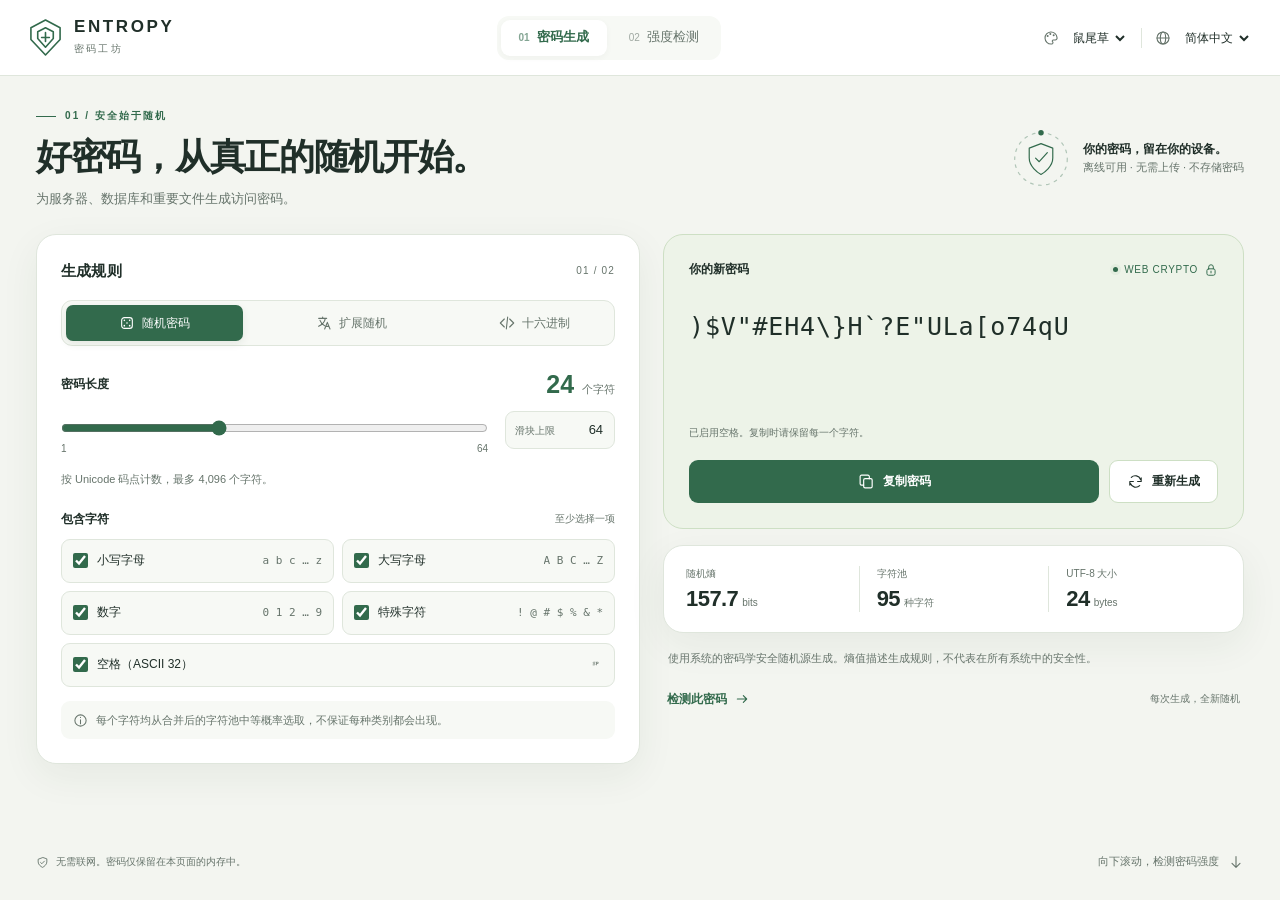
<file: password-generator.html>
<!doctype html>
<html lang="zh-CN" data-theme="sage">
<head>
<meta charset="utf-8">
<meta name="viewport" content="width=device-width,initial-scale=1">
<meta name="color-scheme" content="light dark">
<meta http-equiv="Content-Security-Policy" content="default-src 'none'; script-src 'unsafe-inline'; style-src 'unsafe-inline'; img-src data:; font-src 'self'; connect-src 'none'; base-uri 'none'; form-action 'none'">
<meta name="description" content="An offline password studio. Cryptographically secure generation and transparent, local strength estimates.">
<title>ENTROPY — 密码工作台</title>
<style>
:root{--bg:#f3f5f0;--surface:#fff;--surface2:#f7f9f5;--ink:#202f29;--muted:#66746b;--line:#dfe6dc;--accent:#326a4c;--accent2:#e3eddf;--accent3:#cddfc4;--output:#edf3e8;--danger:#ad483e;--warning:#946521;--shadow:0 12px 38px #223d2510;--header:76px;--sans:Inter,"Segoe UI","Noto Sans SC","Microsoft YaHei UI",sans-serif;--password:"Cascadia Code","SFMono-Regular",Consolas,"Noto Sans Mono","Noto Sans CJK SC","Yu Gothic UI","Microsoft YaHei UI","Segoe UI Symbol","Segoe UI Emoji","Apple Color Emoji",monospace}
html:lang(zh-TW){--sans:Inter,"Segoe UI","Noto Sans TC","Microsoft JhengHei UI",sans-serif}html:lang(ja){--sans:Inter,"Segoe UI","Noto Sans JP","Yu Gothic UI",Meiryo,sans-serif}html:lang(en){--sans:Inter,"Segoe UI",Arial,sans-serif}
html[data-theme="sand"]{--bg:#f6f1e8;--surface:#fffcf7;--surface2:#f9f4ec;--ink:#392f26;--muted:#7a6d5d;--line:#e7ddce;--accent:#94613b;--accent2:#f2e5d3;--accent3:#e8cfaf;--output:#f6ead9;--shadow:0 12px 38px #75552c0b}
html[data-theme="iris"]{--bg:#f2f0f7;--surface:#fdfcfe;--surface2:#f7f5fb;--ink:#332c45;--muted:#756c86;--line:#e3ddec;--accent:#745498;--accent2:#ece4f3;--accent3:#d9c9e9;--output:#f0eaf7;--shadow:0 12px 38px #543d720e}
html[data-theme="night"]{color-scheme:dark;--bg:#141d21;--surface:#1c282d;--surface2:#202e33;--ink:#e2eeea;--muted:#a5b8b5;--line:#34464b;--accent:#a2d5bb;--accent2:#2a453e;--accent3:#405f50;--output:#213a33;--danger:#f2a397;--warning:#e8bf7c;--shadow:0 12px 38px #0002}
*{box-sizing:border-box}html,body{height:100%;margin:0}body{font-family:var(--sans);color:var(--ink);background:var(--bg);font-size:14px;line-height:1.6;overflow:hidden;transition:background .25s,color .25s}button,input,select,textarea{font:inherit;color:inherit}button,select{cursor:pointer}button{border:0;background:none}a{color:var(--accent);text-underline-offset:3px}button:disabled{opacity:.45;cursor:not-allowed}input,select,textarea{color-scheme:light}html[data-theme=night] input,html[data-theme=night] select,html[data-theme=night] textarea{color-scheme:dark}button,input,select,textarea,a,summary{outline-offset:4px}*:focus-visible{outline:2px solid var(--accent)}button{touch-action:manipulation}button,select,input{min-height:36px}svg{display:inline-block;width:20px;height:20px;fill:none;stroke:currentColor;stroke-width:1.65;stroke-linecap:round;stroke-linejoin:round;vertical-align:middle;flex-shrink:0}[hidden]{display:none!important}.muted{color:var(--muted)}.mono{font-family:var(--password)}.sr-only{position:absolute;width:1px;height:1px;padding:0;margin:-1px;overflow:hidden;clip:rect(0,0,0,0);white-space:nowrap;border:0}
.topbar{height:var(--header);padding:0 max(28px,calc((100vw - 1264px)/2));display:flex;align-items:center;justify-content:space-between;gap:20px;border-bottom:1px solid var(--line);background:var(--surface);position:relative;z-index:5}.brand{display:flex;align-items:center;gap:11px}.brand-icon{width:35px;height:39px;color:var(--accent)}.brand-name{font-size:17px;font-weight:750;letter-spacing:2.6px;line-height:1.1}.brand-sub{font-size:10px;color:var(--muted);letter-spacing:2.2px;margin-top:4px}.topnav{display:flex;gap:4px;background:var(--surface2);padding:4px;border-radius:12px}.nav-btn{padding:7px 18px;border-radius:9px;color:var(--muted);font-size:13px;white-space:nowrap;transition:.2s}.nav-btn.active{color:var(--accent);background:var(--surface);box-shadow:0 2px 7px #00000009;font-weight:650}.nav-btn .num{font-size:10px;margin-right:7px;opacity:.6}.toolbar{display:flex;align-items:center;gap:13px}.select-wrap{display:flex;align-items:center;gap:7px}.select-wrap svg{width:16px;height:16px;color:var(--muted)}select{border:0;background:transparent;font-size:12px;max-width:125px;padding:5px 3px}select option{background:var(--surface);color:var(--ink)}.toolbar-divider{height:20px;width:1px;background:var(--line)}
main{height:calc(100dvh - var(--header));overflow-y:auto;scroll-snap-type:y mandatory;scrollbar-width:none}main::-webkit-scrollbar{display:none}.page{height:100%;scroll-snap-align:start;scroll-snap-stop:always;position:relative}.page-scroll{height:100%;overflow-y:auto;overscroll-behavior-y:contain;scrollbar-width:thin;scrollbar-color:var(--line) transparent}.page-content{max-width:1264px;padding:32px 28px 20px;margin:auto;min-height:100%;display:flex;flex-direction:column}.hero{display:flex;align-items:center;justify-content:space-between;gap:28px;margin-bottom:25px}.eyebrow{font-size:10px;letter-spacing:2.1px;text-transform:uppercase;color:var(--accent);font-weight:700;display:flex;align-items:center;gap:9px}.eyebrow::before{content:"";width:20px;height:1px;background:currentColor}.hero h1,.hero h2{font-size:clamp(27px,2.8vw,38px);font-weight:650;letter-spacing:-1.3px;line-height:1.3;margin:10px 0 8px}.hero p{margin:0;color:var(--muted);font-size:13px}.privacy{display:flex;align-items:center;gap:13px;flex-shrink:0}.privacy-art{width:58px;height:58px;color:var(--accent);stroke-width:1.3}.privacy strong{display:block;font-size:12px;font-weight:650}.privacy small{display:block;font-size:11px;color:var(--muted)}.orbit{transform-origin:32px 32px;animation:orbit 28s linear infinite}@keyframes orbit{to{transform:rotate(360deg)}}
.workspace{display:grid;grid-template-columns:minmax(0,1.04fr) minmax(0,1fr);gap:23px;align-items:start}.card{background:var(--surface);border:1px solid var(--line);border-radius:20px;box-shadow:var(--shadow)}.settings-card{padding:24px}.card-heading{display:flex;align-items:center;justify-content:space-between;gap:10px;margin-bottom:17px}.card-heading h2,.card-heading h3{font-size:15px;margin:0;letter-spacing:.2px;font-weight:650}.step-tag{font-size:10px;letter-spacing:1.2px;color:var(--muted)}.mode-tabs{padding:4px;background:var(--surface2);border:1px solid var(--line);border-radius:11px;display:grid;grid-template-columns:1fr 1.18fr .85fr;gap:4px}.mode-tab{border-radius:7px;padding:9px 5px;font-size:12px;color:var(--muted);display:flex;align-items:center;justify-content:center;gap:7px;line-height:1.35}.mode-tab svg{width:16px;height:16px}.mode-tab[aria-pressed=true]{background:var(--accent);color:var(--surface);box-shadow:0 3px 8px #162c1915}html[data-theme=night] .mode-tab[aria-pressed=true]{color:var(--bg)}.field-head{display:flex;align-items:center;justify-content:space-between;gap:12px;margin:21px 0 10px}.field-head label,.field-title{font-size:12px;font-weight:650}.length-value{display:flex;align-items:baseline;gap:5px}.length-value input{width:75px;padding:0 3px;border:0;background:transparent;text-align:right;font-size:25px;font-weight:650;line-height:1.1;color:var(--accent);height:34px;min-height:34px;font-variant-numeric:tabular-nums}.length-value span{font-size:11px;color:var(--muted)}input[type=number]{appearance:textfield;-moz-appearance:textfield}input[type=number]::-webkit-inner-spin-button,input[type=number]::-webkit-outer-spin-button{-webkit-appearance:none;margin:0}.range-row{display:flex;gap:17px;align-items:center}.range-area{flex:1;min-width:0}.range{display:block;width:100%;height:24px;min-height:24px;margin:0;accent-color:var(--accent);cursor:pointer}.range-ends{display:flex;justify-content:space-between;font-size:10px;color:var(--muted);margin-top:1px}.limit-box{border:1px solid var(--line);border-radius:9px;background:var(--surface2);padding:3px 9px;display:flex;align-items:center;gap:8px;margin-bottom:13px}.limit-box label{font-size:10px;color:var(--muted);max-width:45px;line-height:1.3}.limit-box input{width:42px;border:0;background:transparent;text-align:right;font-size:13px;min-height:30px}.helper{font-size:11px;line-height:1.65;color:var(--muted);margin:8px 0 0}.check-grid{display:grid;grid-template-columns:1fr 1fr;gap:8px}.check-option{display:flex;align-items:center;gap:9px;border:1px solid var(--line);border-radius:9px;padding:9px 11px;cursor:pointer;min-width:0;min-height:44px;transition:background .15s,border-color .15s}.check-option:has(input:checked){background:var(--surface2)}input[type=checkbox],input[type=radio]{accent-color:var(--accent);min-height:0;flex-shrink:0;width:15px;height:15px;margin:0;cursor:pointer}.check-label{font-size:12px;white-space:nowrap}.check-sample{margin-left:auto;color:var(--muted);font-family:var(--password);font-size:11px;white-space:nowrap}.check-option:last-child:nth-child(odd){grid-column:1/-1}.section-divider{height:1px;background:var(--line);margin:19px 0}.extended-grid{display:grid;grid-template-columns:1fr 1fr;gap:8px}.unicode-family{border:1px solid var(--line);border-radius:10px;padding:11px 12px}.unicode-family h4{margin:0 0 7px;font-size:12px;font-weight:600}.unicode-options{display:flex;flex-wrap:wrap;gap:6px 12px}.unicode-option{display:flex;gap:6px;align-items:center;font-size:11px;cursor:pointer}.unicode-option input{width:13px;height:13px}.unicode-sample{display:block;font-family:var(--password);font-size:11px;color:var(--muted);margin-top:6px}.notice{display:flex;align-items:flex-start;gap:8px;padding:10px 12px;border-radius:9px;background:var(--surface2);font-size:11px;color:var(--muted);margin-top:14px;line-height:1.65}.notice svg{width:15px;height:15px;margin-top:2px}.notice.warning{color:var(--warning)}.error{color:var(--danger);font-size:12px;margin:10px 0}.hex-controls{margin:22px 0}.toggle-label{display:flex;gap:10px;align-items:center;cursor:pointer;font-size:13px}.hex-sample{font-family:var(--password);font-size:22px;letter-spacing:2px;margin:20px 0 8px;color:var(--accent);word-break:break-all}
.output-column{display:flex;flex-direction:column;gap:16px;position:sticky;top:18px}.output-card{background:var(--output);border:1px solid var(--accent3);border-radius:20px;padding:25px;overflow:hidden;position:relative}.output-top{display:flex;align-items:center;justify-content:space-between;margin-bottom:23px;gap:10px}.output-label{font-size:12px;font-weight:600}.secure-badge{display:flex;align-items:center;gap:6px;color:var(--accent);font-size:10px;letter-spacing:.7px}.secure-badge svg{width:14px;height:14px}.status-dot{display:inline-block;width:5px;height:5px;background:var(--accent);border-radius:50%;box-shadow:0 0 0 3px var(--accent2)}.password-output{display:block;width:100%;height:112px;min-height:112px;max-height:380px;resize:none;overflow-y:auto;background:transparent;border:0;padding:3px 0 10px;outline-offset:6px;font-family:var(--password);font-size:25px;letter-spacing:.8px;line-height:1.65;font-weight:500;word-break:break-all;overflow-wrap:anywhere;white-space:pre-wrap;color:var(--ink);tab-size:1;scrollbar-width:thin}.password-output.long{font-size:17px;letter-spacing:.4px}.output-footnote{font-size:10px;color:var(--muted);margin:8px 0 19px;min-height:16px}.output-actions{display:flex;gap:10px}.primary-button,.secondary-button{display:inline-flex;align-items:center;justify-content:center;gap:8px;border-radius:9px;padding:11px 17px;font-size:12px;font-weight:600;min-height:43px;transition:transform .15s,filter .15s}.primary-button{background:var(--accent);color:var(--surface);flex:1}html[data-theme=night] .primary-button{color:var(--bg)}.secondary-button{border:1px solid var(--accent3);background:var(--surface);color:var(--ink)}.primary-button:hover,.secondary-button:hover{filter:brightness(.97);transform:translateY(-1px)}.primary-button svg,.secondary-button svg{width:17px;height:17px}.refreshing svg{animation:refresh .45s ease-out}@keyframes refresh{to{transform:rotate(360deg)}}.stats{display:grid;grid-template-columns:1fr 1fr 1fr;gap:0;padding:20px 5px}.stat{padding:0 17px;min-width:0}.stat+.stat{border-left:1px solid var(--line)}.stat-label{font-size:10px;color:var(--muted);display:block;margin-bottom:4px}.stat-value{font-size:22px;font-weight:600;line-height:1.2;letter-spacing:-.6px;font-variant-numeric:tabular-nums}.stat-unit{font-size:10px;color:var(--muted);margin-left:4px}.small-note{font-size:11px;color:var(--muted);padding:0 5px;line-height:1.75;margin:0}.text-button{display:inline-flex;align-items:center;gap:7px;color:var(--accent);font-size:12px;padding:0;min-height:30px;font-weight:600}.text-button svg{width:16px;height:16px}.output-link-row{display:flex;align-items:center;justify-content:space-between;padding:0 4px;gap:15px}.page-footer{margin-top:auto;padding-top:25px;display:flex;justify-content:space-between;align-items:center;gap:15px;color:var(--muted);font-size:10px}.footer-note{display:flex;align-items:center;gap:7px}.footer-note svg{width:13px;height:13px}.next-button{display:inline-flex;align-items:center;gap:9px;font-size:11px;color:var(--muted);padding:4px 0}.next-button svg{width:16px;height:16px;animation:nudge 3.5s ease-in-out infinite}@keyframes nudge{0%,70%,100%{transform:translateY(0)}85%{transform:translateY(3px)}}
.checker-layout{display:grid;grid-template-columns:minmax(0,1.65fr) minmax(285px,1fr);gap:23px;align-items:start}.analysis-card{padding:24px}.input-label{display:flex;align-items:center;justify-content:space-between;gap:12px;font-size:12px;font-weight:600;margin-bottom:10px}.password-input-row{display:flex;align-items:center;gap:4px;background:var(--surface2);border:1px solid var(--line);border-radius:11px;padding:6px 9px 6px 15px}.password-input-row:focus-within{border-color:var(--accent);box-shadow:0 0 0 3px var(--accent2)}.password-input{width:100%;min-width:0;flex:1;border:0;background:transparent;font-family:var(--password);font-size:17px;outline:none!important;min-height:40px}.password-input::placeholder{font-family:var(--sans);font-size:12px;color:var(--muted)}.icon-button{width:34px;min-height:34px;border-radius:7px;color:var(--muted);display:inline-flex;align-items:center;justify-content:center}.icon-button:hover{background:var(--accent2);color:var(--accent)}.icon-button svg{width:17px;height:17px}.input-meta{display:flex;justify-content:space-between;gap:10px;margin-top:8px;font-size:10px;color:var(--muted)}.analysis-status{display:flex;align-items:center;justify-content:space-between;gap:15px;margin-top:22px}.strength-title{font-size:23px;font-weight:600;letter-spacing:-.4px}.strength-subtitle{font-size:11px;color:var(--muted);max-width:410px;margin-top:3px}.strength-orb{width:52px;height:52px;border:1px solid var(--line);border-radius:50%;display:flex;align-items:center;justify-content:center;color:var(--muted);flex-shrink:0;position:relative}.strength-orb svg{width:26px;height:26px}.strength-meter{display:grid;grid-template-columns:repeat(5,1fr);gap:5px;margin:15px 0 20px}.strength-meter span{height:5px;border-radius:3px;background:var(--line);transition:background .3s}.attack-results{display:grid;grid-template-columns:1fr 1fr;gap:10px}.attack-card{background:var(--surface2);border:1px solid var(--line);border-radius:12px;padding:15px;min-width:0}.attack-card-head{display:flex;align-items:center;gap:7px;font-size:11px;color:var(--muted)}.attack-card-head svg{width:15px;height:15px}.attack-time{font-size:22px;font-weight:650;line-height:1.5;margin:8px 0 4px;color:var(--ink);overflow-wrap:anywhere;letter-spacing:-.5px;font-variant-numeric:tabular-nums}.attack-detail{font-size:10px;line-height:1.65;color:var(--muted)}.advice{margin:17px 0 0;padding:0;list-style:none}.advice li{display:flex;gap:8px;align-items:flex-start;font-size:11px;color:var(--muted);margin:7px 0}.advice li svg{color:var(--accent);width:14px;height:14px;margin-top:3px}.model-card{padding:22px}.model-sub{font-size:11px;color:var(--muted);margin:-7px 0 14px;line-height:1.7}.attacker-options{display:flex;flex-direction:column;gap:7px}.attacker-option{display:flex;align-items:center;gap:10px;padding:9px 11px;border:1px solid var(--line);border-radius:9px;cursor:pointer;position:relative}.attacker-option:has(input:checked){border-color:var(--accent);background:var(--surface2)}.attacker-icon{width:29px;height:29px;display:flex;align-items:center;justify-content:center;color:var(--muted)}.attacker-icon svg{width:20px;height:20px}.attacker-text{flex:1;min-width:0}.attacker-text strong{display:block;font-size:12px;font-weight:550}.attacker-text small{display:block;font-size:10px;color:var(--muted);line-height:1.4}.attacker-option input{width:13px;height:13px}.rate-controls{margin-top:17px;padding-top:15px;border-top:1px solid var(--line)}.rate-controls label{font-size:11px;color:var(--muted)}.profile-select{display:block;width:100%;max-width:none;margin-top:5px;border:1px solid var(--line);border-radius:8px;padding:7px 9px;background:var(--surface2);font-size:11px}.rate-row{display:flex;align-items:center;gap:8px;margin-top:9px}.rate-row input{min-width:0;width:100%;border:1px solid var(--line);border-radius:7px;background:var(--surface2);padding:6px 9px;font-family:var(--password);font-size:12px}.rate-row span{font-size:10px;color:var(--muted);flex-shrink:0}.effective-rate{display:flex;justify-content:space-between;align-items:center;gap:8px;font-size:10px;margin-top:9px;color:var(--muted)}.effective-rate strong{color:var(--accent);font-size:12px;font-weight:600}.methodology{margin-top:18px;border:1px solid var(--line);border-radius:12px;background:var(--surface);padding:0 16px;font-size:11px;color:var(--muted)}.methodology summary{cursor:pointer;font-size:11px;color:var(--ink);padding:13px 0;display:flex;align-items:center;justify-content:space-between;gap:10px;list-style:none}.methodology summary::-webkit-details-marker{display:none}.methodology summary svg{width:15px;height:15px;transition:transform .2s}.methodology[open] summary svg{transform:rotate(180deg)}.method-content{padding:0 0 15px;line-height:1.85}.method-content p{margin:6px 0}.method-content ul{padding-left:18px}.method-links{display:flex;gap:12px;flex-wrap:wrap;padding-top:5px}.toast{position:fixed;left:50%;bottom:24px;transform:translate(-50%,20px);background:var(--ink);color:var(--surface);box-shadow:var(--shadow);border-radius:11px;padding:11px 20px;font-size:12px;z-index:20;opacity:0;pointer-events:none;transition:.2s;max-width:90vw;text-align:center}.toast.show{opacity:1;transform:translate(-50%,0)}.toast:empty{display:none}.noscript{padding:25px;color:var(--danger)}
@media(min-width:1400px) and (min-height:900px){.page-content{padding-top:45px;padding-bottom:26px}.hero{margin-bottom:32px}.settings-card{padding:27px}.output-card{padding:28px}.field-head{margin-top:25px}.check-option{padding:11px}.password-output{min-height:140px}.stats{padding:23px 5px}}
@media(max-width:1000px){.topbar{padding:0 22px}.nav-btn{padding:7px 12px}.brand-sub{letter-spacing:1px}.toolbar{gap:7px}.toolbar-divider{display:none}.page-content{padding:25px 22px 18px}.workspace{gap:16px}.settings-card,.output-card,.analysis-card{padding:20px}.check-option{padding:9px}.check-sample{font-size:10px}.checker-layout{grid-template-columns:minmax(0,1.5fr) minmax(265px,1fr);gap:16px}.model-card{padding:18px}.privacy-art{width:44px;height:44px}.privacy{gap:9px}.hero h1,.hero h2{font-size:30px}.stat{padding:0 12px}.stat-value{font-size:20px}.attack-time{font-size:19px}}
@media(max-width:760px){:root{--header:112px}.topbar{height:var(--header);padding:13px 18px 10px;flex-wrap:wrap;gap:9px}.brand-icon{width:29px;height:32px}.brand-name{font-size:15px}.brand-sub{font-size:9px}.toolbar{margin-left:auto}.toolbar select{font-size:11px;max-width:99px}.toolbar .select-wrap{gap:3px}.topnav{order:3;width:100%;justify-content:center;padding:2px;background:transparent;gap:12px}.nav-btn{flex:1;padding:5px;min-height:29px}.nav-btn.active{background:var(--accent2);box-shadow:none}.page-content{padding:24px 17px 18px}.hero{margin-bottom:22px;gap:10px}.hero h1,.hero h2{font-size:27px;letter-spacing:-.7px}.hero p{font-size:12px;max-width:440px}.hero .privacy{display:none}.eyebrow{font-size:9px;letter-spacing:1.5px}.workspace,.checker-layout{grid-template-columns:1fr;gap:17px}.output-column{position:static}.settings-card{padding:20px}.output-card{padding:22px}.password-output{font-size:24px}.page-footer{flex-wrap:wrap;padding-top:22px}.next-button{margin-left:auto}.analysis-card{padding:20px}.model-card{padding:20px}.attack-time{font-size:22px}.attacker-options{display:grid;grid-template-columns:1fr 1fr;gap:7px}.attacker-option{padding:9px;gap:6px}.attacker-option:last-child{grid-column:1/-1}.attacker-icon{display:none}.attacker-text strong{font-size:11px}.mode-tab{font-size:11px}.page-scroll{scrollbar-width:none}.footer-note{max-width:65%}}
.check-sample{min-width:0;overflow:hidden;text-overflow:ellipsis}.stat-value{overflow-wrap:anywhere}.unicode-options{align-items:flex-start}
@media(max-width:420px){.stats{padding:18px 0}.stat{padding:0 10px}.stat-value{font-size:19px}.stat-unit{font-size:9px}.check-label{flex-shrink:0}.check-sample{font-size:10px}}
@media(prefers-reduced-motion:reduce){*,*::before,*::after{animation:none!important;transition:none!important;scroll-behavior:auto!important}}
</style>
</head>
<body>
<svg aria-hidden="true" style="position:absolute;width:0;height:0;overflow:hidden" xmlns="http://www.w3.org/2000/svg"><defs>
<symbol id="i-shield" viewBox="0 0 24 24"><path d="M12 3 4 6v5c0 5 5 8.5 8 10 3-1.5 8-5 8-10V6z"/><path d="m8.5 12 2.3 2.3 4.7-4.8"/></symbol>
<symbol id="i-lock" viewBox="0 0 24 24"><rect x="5" y="10" width="14" height="11" rx="3"/><path d="M8 10V7a4 4 0 0 1 8 0v3M12 14v3"/></symbol>
<symbol id="i-copy" viewBox="0 0 24 24"><rect x="8" y="8" width="12" height="13" rx="2"/><path d="M16 8V5a2 2 0 0 0-2-2H5a2 2 0 0 0-2 2v10a2 2 0 0 0 2 2h3"/></symbol>
<symbol id="i-refresh" viewBox="0 0 24 24"><path d="M20 7v5h-5M4 17v-5h5M6.1 6.1a8 8 0 0 1 13 3M4.9 14.9a8 8 0 0 0 13 3"/></symbol>
<symbol id="i-arrow" viewBox="0 0 24 24"><path d="M5 12h14m-5-5 5 5-5 5"/></symbol>
<symbol id="i-down" viewBox="0 0 24 24"><path d="M12 4v16m-6-6 6 6 6-6"/></symbol>
<symbol id="i-up" viewBox="0 0 24 24"><path d="M12 20V4m-6 6 6-6 6 6"/></symbol>
<symbol id="i-chevron" viewBox="0 0 24 24"><path d="m6 9 6 6 6-6"/></symbol>
<symbol id="i-globe" viewBox="0 0 24 24"><circle cx="12" cy="12" r="9"/><ellipse cx="12" cy="12" rx="4" ry="9"/><path d="M3 12h18"/></symbol>
<symbol id="i-palette" viewBox="0 0 24 24"><path d="M21 11a9 9 0 1 0-9 10h1a2 2 0 0 0 1.3-3.5c-.8-.8-.3-2.5 1.2-2.5H18a3 3 0 0 0 3-4Z"/><path d="M7 9h.01M11 6h.01M16 8h.01" stroke-width="3"/></symbol>
<symbol id="i-random" viewBox="0 0 24 24"><rect x="4" y="4" width="16" height="16" rx="4"/><path d="M8 8h.01M16 16h.01M12 12h.01M8 16h.01M16 8h.01" stroke-width="2.5"/></symbol>
<symbol id="i-unicode" viewBox="0 0 24 24"><path d="M4 5h12M10 3v2m4 0c-1 6-4 9-10 12M6 8c1 3 3 6 7 8m0 5 4-10 4 10m-6.5-4h5"/></symbol>
<symbol id="i-hex" viewBox="0 0 24 24"><path d="m8 6-6 6 6 6m8-12 6 6-6 6m-3-15-2 18"/></symbol>
<symbol id="i-info" viewBox="0 0 24 24"><circle cx="12" cy="12" r="9"/><path d="M12 11v6m0-10h.01"/></symbol>
<symbol id="i-check" viewBox="0 0 24 24"><path d="m5 12 4 4L19 6"/></symbol>
<symbol id="i-eye" viewBox="0 0 24 24"><path d="M2 12s3-7 10-7 10 7 10 7-3 7-10 7-10-7-10-7Z"/><circle cx="12" cy="12" r="3"/></symbol>
<symbol id="i-eye-off" viewBox="0 0 24 24"><path d="m3 3 18 18M10.6 5.1 12 5c7 0 10 7 10 7a19 19 0 0 1-3.2 4.1M6.3 6.3A19 19 0 0 0 2 12s3 7 10 7a11 11 0 0 0 5.7-1.7M10 10a3 3 0 0 0 4 4"/></symbol>
<symbol id="i-close" viewBox="0 0 24 24"><path d="m6 6 12 12M6 18 18 6"/></symbol>
<symbol id="i-book" viewBox="0 0 24 24"><path d="M12 5v16M3 3c4 0 7 0 9 2 2-2 5-2 9-2v16c-4 0-7 0-9 2-2-2-5-2-9-2z"/></symbol>
<symbol id="i-grid" viewBox="0 0 24 24"><rect x="3" y="3" width="7" height="7" rx="1"/><rect x="14" y="3" width="7" height="7" rx="1"/><rect x="3" y="14" width="7" height="7" rx="1"/><rect x="14" y="14" width="7" height="7" rx="1"/></symbol>
<symbol id="i-pc" viewBox="0 0 24 24"><rect x="3" y="3" width="18" height="13" rx="2"/><path d="M8 21h8m-4-5v5"/></symbol>
<symbol id="i-user" viewBox="0 0 24 24"><circle cx="12" cy="7" r="4"/><path d="M4 21v-2a8 8 0 0 1 16 0v2"/></symbol>
<symbol id="i-server" viewBox="0 0 24 24"><rect x="3" y="3" width="18" height="7" rx="2"/><rect x="3" y="14" width="18" height="7" rx="2"/><path d="M7 6.5h.01M7 17.5h.01M12 6.5h5M12 17.5h5"/></symbol>
<symbol id="i-building" viewBox="0 0 24 24"><path d="m3 7 9-5 9 5H3Zm2 3v8m5-8v8m4-8v8m5-8v8M3 21h18"/></symbol>
</defs></svg>
<header class="topbar">
 <div class="brand"><svg class="brand-icon" viewBox="0 0 36 40" aria-hidden="true"><path d="m18 2 15 8v12L18 38 3 22V10Z"/><path d="m18 10 8 4v7l-8 9-8-9v-7Z"/><path d="M18 15v9m-4-4h8"/></svg><div><div class="brand-name">ENTROPY</div><div class="brand-sub" data-i18n="brandSub">密码工作台</div></div></div>
 <nav class="topnav" aria-label="工具"><button class="nav-btn active" data-go="0" aria-current="page"><span class="num">01</span><span data-i18n="generator">密码生成器</span></button><button class="nav-btn" data-go="1"><span class="num">02</span><span data-i18n="checker">强度检测器</span></button></nav>
 <div class="toolbar"><div class="select-wrap"><svg aria-hidden="true"><use href="#i-palette"/></svg><select id="theme" data-label="themeLabel"><option value="sage" data-i18n="themeSage">苔绿</option><option value="sand" data-i18n="themeSand">暖砂</option><option value="iris" data-i18n="themeIris">鸢尾</option><option value="night" data-i18n="themeNight">深夜</option></select></div><span class="toolbar-divider"></span><div class="select-wrap"><svg aria-hidden="true"><use href="#i-globe"/></svg><select id="language" aria-label="Language / 语言"><option value="zh-CN">简体中文</option><option value="zh-TW">正體中文</option><option value="en">English</option><option value="ja">日本語</option></select></div></div>
</header>
<noscript><div class="noscript">此工具需要 JavaScript 才能安全生成和分析密码。This tool requires JavaScript.</div></noscript>
<main id="pages">
<section class="page" id="generator-page" aria-labelledby="generator-title"><div class="page-scroll"><div class="page-content">
 <div class="hero"><div><div class="eyebrow" data-i18n="genEyebrow">01 / 随机，是安全的起点</div><h1 id="generator-title" data-i18n="genTitle">好密码，始于真正的随机。</h1><p data-i18n="genSubtitle">为服务器、数据库与重要文件，生成属于你的访问凭证。</p></div><div class="privacy"><svg class="privacy-art" viewBox="0 0 64 64" aria-hidden="true"><g class="orbit"><circle cx="32" cy="32" r="29" stroke-dasharray="3 6" opacity=".35"/><circle cx="32" cy="3" r="3" fill="currentColor" stroke="none"/></g><path d="m32 15 13 5v11c0 9-9 16-13 18-4-2-13-9-13-18V20Z"/><path d="m26 31 4 4 9-10"/></svg><div><strong data-i18n="localTitle">你的密码，只在此刻、此处。</strong><small data-i18n="localSubtitle">离线可用 · 无上传 · 无密码存储</small></div></div></div>
 <div class="workspace">
  <div class="card settings-card">
   <div class="card-heading"><h2 data-i18n="rules">生成规则</h2><span class="step-tag">01 / 02</span></div>
   <div class="mode-tabs" role="group" data-label="modeLabel"><button class="mode-tab" data-mode="random" aria-pressed="true"><svg aria-hidden="true"><use href="#i-random"/></svg><span data-i18n="random">随机密码</span></button><button class="mode-tab" data-mode="extended" aria-pressed="false"><svg aria-hidden="true"><use href="#i-unicode"/></svg><span data-i18n="extended">扩展随机</span></button><button class="mode-tab" data-mode="hex" aria-pressed="false"><svg aria-hidden="true"><use href="#i-hex"/></svg><span data-i18n="hex">十六进制</span></button></div>
   <div class="field-head"><label for="length-range" data-i18n="lengthLabel">密码长度</label><div class="length-value"><input id="length-value" type="number" min="1" max="4096" value="24" inputmode="numeric" data-label="exactLength"><span data-i18n="characters">字符</span></div></div>
   <div class="range-row"><div class="range-area"><input id="length-range" class="range" type="range" min="1" max="64" value="24"><div class="range-ends"><span>1</span><span id="range-max-label">64</span></div></div><div class="limit-box"><label for="range-max" data-i18n="sliderMax">滑块上限</label><input id="range-max" type="number" min="1" max="4096" value="64" inputmode="numeric"></div></div>
   <p class="helper" data-i18n="lengthHelp">按 Unicode 码点计数；最长 4,096 个字符。</p>
   <div id="charset-settings"><div class="field-head"><span class="field-title" data-i18n="charactersLabel">使用字符</span><span class="muted" style="font-size:10px" data-i18n="atLeastOne">至少选择一项</span></div><div class="check-grid" id="ascii-options"></div><div id="extended-settings" hidden><div class="section-divider"></div><div class="field-head" style="margin-top:0"><span class="field-title" data-i18n="extendedLabel">扩展字符集</span><span class="muted" style="font-size:10px">UTF-8</span></div><div class="extended-grid" id="unicode-options"></div><p class="helper" data-i18n="unicodeHelp">仅使用可见的独立码点。无组合标记、连接序列或非 ASCII 标点。</p></div></div>
   <div id="hex-settings" class="hex-controls" hidden><label class="toggle-label"><input type="checkbox" id="hex-uppercase" checked><span data-i18n="uppercaseHex">使用大写 A–F</span></label><div class="hex-sample" id="hex-alphabet">0123456789ABCDEF</div><p class="helper" data-i18n="hexHelp">每两位十六进制表示 1 字节；64 位对应 256 位原始密钥。</p><p class="helper" id="hex-length-note"></p></div>
   <div class="notice" id="charset-note"><svg aria-hidden="true"><use href="#i-info"/></svg><span data-i18n="poolHelp">从所选字符的合集等概率抽取；不保证每个类别都出现。</span></div>
   <p id="generation-error" class="error" role="alert" hidden></p>
  </div>
  <div class="output-column">
   <div class="output-card"><div class="output-top"><span class="output-label" data-i18n="yourPassword">你的新密码</span><span class="secure-badge"><span class="status-dot"></span> WEB CRYPTO <svg aria-hidden="true"><use href="#i-lock"/></svg></span></div><textarea id="generated-password" class="password-output" readonly spellcheck="false" autocomplete="off" autocorrect="off" autocapitalize="off" dir="ltr" data-label="generatedPassword"></textarea><p class="output-footnote" id="output-footnote"></p><div class="output-actions"><button class="primary-button" id="copy-button"><svg aria-hidden="true"><use href="#i-copy"/></svg><span data-i18n="copy">复制密码</span></button><button class="secondary-button" id="refresh-button"><svg aria-hidden="true"><use href="#i-refresh"/></svg><span data-i18n="refresh">重新生成</span></button></div></div>
   <div class="card stats"><div class="stat"><span class="stat-label" data-i18n="entropy">理论随机熵</span><span class="stat-value" id="entropy-value">—</span><span class="stat-unit">bits</span></div><div class="stat"><span class="stat-label" data-i18n="poolSize">字符池大小</span><span class="stat-value" id="pool-value">—</span><span class="stat-unit" data-i18n="symbolsUnit">种</span></div><div class="stat"><span class="stat-label" data-i18n="utf8Size">UTF-8 大小</span><span class="stat-value" id="bytes-value">—</span><span class="stat-unit">bytes</span></div></div>
   <p class="small-note" data-i18n="entropyHelp">随机性来自系统级密码学随机源。熵值描述生成规则，不代表任意系统中的实际安全性。</p>
   <div class="output-link-row"><button class="text-button" id="check-generated"><span data-i18n="checkThis">检测这个密码</span><svg aria-hidden="true"><use href="#i-arrow"/></svg></button><span class="muted" style="font-size:10px" data-i18n="freshEveryTime">每一次，都是新的随机</span></div>
  </div>
 </div>
 <footer class="page-footer"><span class="footer-note"><svg aria-hidden="true"><use href="#i-shield"/></svg><span data-i18n="privacyFooter">无需网络。密码仅保留在当前页面内存中。</span></span><button class="next-button" data-go="1"><span data-i18n="scrollToChecker">向下滚动，检测密码强度</span><svg aria-hidden="true"><use href="#i-down"/></svg></button></footer>
</div></div></section>
<section class="page" id="checker-page" aria-labelledby="checker-title"><div class="page-scroll"><div class="page-content">
 <div class="hero"><div><div class="eyebrow" data-i18n="checkEyebrow">02 / 了解你的防线</div><h2 id="checker-title" data-i18n="checkTitle">一个密码，能经受多少猜测？</h2><p data-i18n="checkSubtitle">从常见模式到穷举空间，把抽象的强度变成可理解的时间。</p></div><div class="privacy"><svg class="privacy-art" viewBox="0 0 64 64" aria-hidden="true"><circle cx="32" cy="32" r="25" opacity=".25"/><path d="M32 12v5m20 15h-5M32 52v-5M12 32h5"/><circle cx="32" cy="32" r="16"/><path d="M32 22v10l9 5"/><circle cx="32" cy="32" r="2" fill="currentColor"/></svg><div><strong data-i18n="estimateTitle">可解释的估算</strong><small data-i18n="estimateSub">公开假设 · 可调整算力 · 本地分析</small></div></div></div>
 <div class="checker-layout"><div>
  <div class="card analysis-card"><label class="input-label" for="password-input"><span data-i18n="testPassword">待检测密码</span><span class="muted" style="font-size:10px;font-weight:400" data-i18n="localOnly">仅在本地分析</span></label><div class="password-input-row"><input id="password-input" class="password-input" type="password" autocomplete="off" spellcheck="false" autocorrect="off" autocapitalize="off" dir="ltr" data-placeholder="passwordPlaceholder"><button class="icon-button" id="visibility-button" data-label="showPassword" aria-pressed="false"><svg aria-hidden="true"><use href="#i-eye"/></svg></button><button class="icon-button" id="clear-password" data-label="clearPassword"><svg aria-hidden="true"><use href="#i-close"/></svg></button></div><div class="input-meta"><span id="input-count" data-i18n="inputLimit">最多 4,096 个 Unicode 码点</span><span data-i18n="noHistory">不记录历史</span></div><p class="error" id="analysis-error" hidden role="alert"></p>
   <div class="analysis-status"><div><div id="strength-title" class="strength-title" role="status" aria-live="polite" aria-atomic="true" data-i18n="strengthEmpty">等待你的密码</div><div id="strength-description" class="strength-subtitle" data-i18n="strengthEmptyHelp">输入后，将实时分析可猜测模式与穷举空间。</div></div><div class="strength-orb" id="strength-orb"><svg aria-hidden="true"><use href="#i-shield"/></svg></div></div>
   <div class="strength-meter" id="strength-meter" role="meter" aria-valuemin="0" aria-valuemax="4" aria-valuenow="0" data-label="strengthLabel"><span></span><span></span><span></span><span></span><span></span></div>
   <div class="attack-results"><div class="attack-card"><div class="attack-card-head"><svg aria-hidden="true"><use href="#i-book"/></svg><span data-i18n="dictionaryAttack">字典与模式攻击</span></div><div class="attack-time" id="pattern-time">—</div><div class="attack-detail" id="pattern-detail" data-i18n="patternEmpty">考虑常见词、重复、连续字符与键盘模式。</div></div><div class="attack-card"><div class="attack-card-head"><svg aria-hidden="true"><use href="#i-grid"/></svg><span data-i18n="bruteAttack">纯暴力穷举</span></div><div class="attack-time" id="brute-time">—</div><div class="attack-detail" data-i18n="bruteDetail">假设字符独立等概率，平均搜索一半空间；通常偏乐观。</div></div></div>
   <ul class="advice" id="advice"><li><svg aria-hidden="true"><use href="#i-info"/></svg><span data-i18n="emptyAdvice">长度很重要；无法预测的生成方式同样重要。</span></li></ul>
  </div>
  <details class="methodology"><summary><span data-i18n="methodTitle">这些时间如何计算？</span><svg aria-hidden="true"><use href="#i-chevron"/></svg></summary><div class="method-content"><p data-i18n="methodIntro"></p><p data-i18n="methodBrute"></p><p data-i18n="methodPattern"></p><p data-i18n="methodLimits"></p><p data-i18n="methodUnicode"></p><div class="method-links"><a href="https://gist.github.com/Chick3nman/09bac0775e6393468c2925c1e1363d5c" target="_blank" rel="noopener noreferrer" data-i18n="benchmark">参考基准</a><a href="https://developer.mozilla.org/en-US/docs/Web/API/Crypto/getRandomValues" target="_blank" rel="noopener noreferrer">Web Crypto ↗</a><a href="https://pages.nist.gov/800-63-4/sp800-63b.html" target="_blank" rel="noopener noreferrer">NIST SP 800-63B-4 ↗</a><a href="https://cheatsheetseries.owasp.org/cheatsheets/Password_Storage_Cheat_Sheet.html" target="_blank" rel="noopener noreferrer">OWASP ↗</a></div></div></details>
 </div><aside class="card model-card"><div class="card-heading"><h3 data-i18n="attackerTitle">选择你的攻击者</h3><svg style="color:var(--muted);width:17px;height:17px" aria-hidden="true"><use href="#i-grid"/></svg></div><p class="model-sub" data-i18n="attackerHelp">假设攻击者已获得哈希，可离线持续猜测。</p><div id="attacker-options" class="attacker-options" role="radiogroup" data-label="attackerTitle"></div><div class="rate-controls"><label for="hash-profile" data-i18n="verificationModel">验证成本模型</label><select id="hash-profile" class="profile-select"><option value="fast" data-i18n="profileFast">快速哈希 · 示例</option><option value="slow" data-i18n="profileSlow">慢速密码 KDF · 示例</option><option value="custom" data-i18n="profileCustom">自定义基准速度</option></select><div class="rate-row"><input type="number" id="base-rate" min="0.000001" max="1e30" step="any" value="10000000000" data-label="baseRate"><span data-i18n="guessesSecond">次 / 秒 / 基准机</span></div><div class="effective-rate"><span data-i18n="effectiveRate">场景总猜测速度</span><strong id="effective-rate">—</strong></div><p class="error" id="rate-error" hidden data-i18n="rateInvalid">请输入 0.000001 到 10³⁰ 之间的有效速度。</p><p class="helper" data-i18n="modelAssumptions">机器数量不等于算力。倍率是演示假设；国家级与全球档位并非实测。</p></div></aside></div>
 <footer class="page-footer"><span class="footer-note"><svg aria-hidden="true"><use href="#i-info"/></svg><span data-i18n="estimateFooter">估算不是安全保证，也不检测密码是否曾经泄露。</span></span><button class="next-button" data-go="0"><span data-i18n="backToGenerator">返回密码生成器</span><svg aria-hidden="true"><use href="#i-up"/></svg></button></footer>
</div></div></section>
</main><div class="toast" id="toast" role="status" aria-live="polite"></div>
<script id="core-script">
/* PasswordCore — local-only generator and deliberately conservative estimator.
 * Security basis: https://www.w3.org/TR/webcrypto/#Crypto-method-getRandomValues
 * Unicode repertoire: https://www.unicode.org/reports/tr51/#Emoji_Properties
 * No DOM, network, persistence, password logging, or insecure random fallback.
 * The estimator is a small, explainable heuristic, NOT a breach lookup, proof of
 * randomness, or a prediction for any particular attacker. Unknown personal
 * details, languages, leaked passwords and hash/KDF costs remain unmodelled.
 */
(function (global) {
  'use strict';
  const MAX_LENGTH = 4096;
  const LOG10_2 = Math.log10(2);
  const letter = /\p{L}/u;
  const lower = /\p{Ll}/u;
  const upper = /\p{Lu}/u;
  const unsafe = /[\p{C}\p{M}\p{Z}\p{P}]/u;
  const ranges = (blocks, accept) => {
    const out = [];
    for (const [start, end] of blocks) {
      for (let point = start; point <= end; point++) {
        const char = String.fromCodePoint(point);
        if (accept(char)) out.push(char);
      }
    }
    return out;
  };
  const chars = value => Array.from(value);
  const groups = [];
  function group(id, family, sample, values) {
    groups.push(Object.freeze({ id, family, labelKey: 'group.' + id, sample,
      chars: Object.freeze([...new Set(values)]) }));
  }
  group('asciiLower', 'ascii', 'a b c … z', chars('abcdefghijklmnopqrstuvwxyz'));
  group('asciiUpper', 'ascii', 'A B C … Z', chars('ABCDEFGHIJKLMNOPQRSTUVWXYZ'));
  group('digits', 'ascii', '0 1 2 … 9', chars('0123456789'));
  group('symbols', 'ascii', '! @ # $ % & *', ranges([[33, 126]], c => !/[A-Za-z0-9]/.test(c)));
  group('space', 'ascii', '␠ U+0020', [' ']);
  const latinBlocks = [[0x00C0, 0x02AF], [0x1D00, 0x1DBF], [0x1E00, 0x1EFF],
    [0x2C60, 0x2C7F], [0xA720, 0xA7FF], [0xAB30, 0xAB6F]];
  const cyrillicBlocks = [[0x0400, 0x052F], [0x1C80, 0x1C8F], [0xA640, 0xA69F]];
  const greekBlocks = [[0x0370, 0x03FF], [0x1F00, 0x1FFF]];
  group('latinLower', 'latin', 'à é ñ ø ā œ', ranges(latinBlocks, c => lower.test(c) && /\p{Script=Latin}/u.test(c)));
  group('latinUpper', 'latin', 'À É Ñ Ø Ā Œ', ranges(latinBlocks, c => upper.test(c) && /\p{Script=Latin}/u.test(c)));
  group('cyrillicLower', 'cyrillic', 'а б в г д ё', ranges(cyrillicBlocks, c => lower.test(c) && /\p{Script=Cyrillic}/u.test(c)));
  group('cyrillicUpper', 'cyrillic', 'А Б В Г Д Ё', ranges(cyrillicBlocks, c => upper.test(c) && /\p{Script=Cyrillic}/u.test(c)));
  group('bopomofo', 'bopomofo', 'ㄅ ㄆ ㄇ ㄈ', ranges([[0x3105, 0x312F], [0x31A0, 0x31BF]], c => letter.test(c) && /\p{Script=Bopomofo}/u.test(c)));
  group('han', 'han', '一 中 文 山 水', ranges([[0x4E00, 0x9FFF]], c => letter.test(c) && /\p{Script=Han}/u.test(c)));
  function kana(family, block, samples) {
    const values = ranges([block], c => letter.test(c));
    group(family + 'Plain', family, samples[0], values.filter(c => !/[\u3099\u309A]/u.test(c.normalize('NFD'))));
    group(family + 'Voiced', family, samples[1], values.filter(c => c.normalize('NFD').includes('\u3099')));
    group(family + 'Semivoiced', family, samples[2], values.filter(c => c.normalize('NFD').includes('\u309A')));
  }
  kana('hiragana', [0x3041, 0x3096], ['あ い う え お', 'が ぎ ぐ げ ご', 'ぱ ぴ ぷ ぺ ぽ']);
  kana('katakana', [0x30A1, 0x30FA], ['ア イ ウ エ オ', 'ガ ギ グ ゲ ゴ', 'パ ピ プ ペ ポ']);
  // A selectable item is ONE Unicode scalar. Only default emoji presentation;
  // never a skin tone, regional indicator, hair component, selector or joiner.
  group('emoji', 'emoji', '😀 🐱 🚀 🌈', ranges([[0x2300, 0x27FF], [0x1F000, 0x1FAFF]],
    c => /\p{Emoji_Presentation}/u.test(c) && !/\p{Emoji_Component}/u.test(c) && !unsafe.test(c)));
  group('greekLower', 'greek', 'α β γ δ ω', ranges(greekBlocks, c => lower.test(c) && /\p{Script=Greek}/u.test(c)));
  group('greekUpper', 'greek', 'Α Β Γ Δ Ω', ranges(greekBlocks, c => upper.test(c) && /\p{Script=Greek}/u.test(c)));
  Object.freeze(groups);
  const byId = new Map(groups.map(g => [g.id, g]));
  const charGroup = new Map();
  for (const g of groups) for (const c of g.chars) charGroup.set(c, g.id);
  const defaultIds = Object.freeze(['asciiLower', 'asciiUpper', 'digits', 'symbols', 'space']);
  function fail(code) { const error = new Error(code); error.code = code; throw error; }
  function buildPool(ids = defaultIds) {
    if (!Array.isArray(ids)) fail('invalidInput');
    const pool = new Set();
    for (const id of ids) {
      const g = byId.get(id);
      if (!g) fail('unknownGroup');
      for (const c of g.chars) pool.add(c);
    }
    return [...pool];
  }
  function utf8Bytes(points) {
    let count = 0;
    for (const c of points) {
      const p = c.codePointAt(0);
      count += p < 0x80 ? 1 : p < 0x800 ? 2 : p < 0x10000 ? 3 : 4;
    }
    return count;
  }
  function generate(options = {}) {
    if (!options || typeof options !== 'object' || Array.isArray(options)) fail('invalidInput');
    const { mode = 'random', length = 20, ids = defaultIds, uppercase = false } = options;
    if (!Number.isInteger(length) || length < 1 || length > MAX_LENGTH) fail('invalidLength');
    if (!['random', 'extended', 'hex'].includes(mode)) fail('invalidMode');
    if (mode === 'random' && Array.isArray(ids) && ids.some(id => byId.has(id) && byId.get(id).family !== 'ascii')) fail('invalidInput');
    const pool = mode === 'hex' ? chars(uppercase ? '0123456789ABCDEF' : '0123456789abcdef') : buildPool(ids);
    if (!pool.length) fail('emptyPool');
    const crypto = global.crypto;
    if (!crypto || typeof crypto.getRandomValues !== 'function') fail('cryptoUnavailable');
    const random = new Uint32Array(1024); // 4096 bytes, below Web Crypto's 65536-byte quota.
    let cursor = random.length;
    const limit = Math.floor(0x100000000 / pool.length) * pool.length;
    const out = [];
    try {
      while (out.length < length) {
        if (cursor === random.length) { crypto.getRandomValues(random); cursor = 0; }
        const value = random[cursor++];
        // Modulo alone biases the alphabet when N does not divide 2^32.
        if (value < limit) out.push(pool[value % pool.length]);
      }
    } finally {
      random.fill(0); // Best effort only; JavaScript cannot promise memory erasure.
    }
    // Independent uniform draws from the union: a category is NOT guaranteed
    // to appear. This preserves a simple, exact entropy model and avoids forced
    // category placement, biased shuffles, or hidden rejection rules.
    return { password: out.join(''), length: out.length, bytes: utf8Bytes(out),
      poolSize: pool.length, bits: out.length * Math.log2(pool.length) };
  }

  // Small public, ordered heuristic vocabulary, not empirical breach frequency.
  // The rank order merely prioritizes obvious guesses. Missing words and personal
  // details are the dominant limitation, so no-pattern results carry that caveat.
  const wordText = `password qwerty letmein welcome admin administrator iloveyou monkey dragon football baseball sunshine princess superman master login secret hello test trustnoone whatever shadow michael jennifer daniel thomas charlie jessica ashley jordan hunter passw0rd access freedom love happy computer internet security summer winter spring autumn fall january february march april may june july august september october november december monday tuesday wednesday thursday friday saturday sunday family friend friends beautiful birthday forever darling baby angel heaven flower flowers rainbow purple orange yellow green blue black white silver golden red pink coffee chocolate cookie cookies cheese pizza burger apple banana cherry orange strawberry pineapple blueberry water river ocean mountain forest garden house home school college university student teacher doctor nurse engineer manager company office business work world earth music movie movies soccer tennis basketball hockey golf gaming gamer minecraft pokemon nintendo playstation xbox matrix starwars star trek batman spiderman ironman captain america pokemon pikachu naruto sasuke sakura anime manga dragonball harry potter hogwarts disney frozen mickey donald minnie winnie pooh tigger snoopy garfield kitten puppy rabbit dolphin tiger lion panda eagle wolf bear fox horse battery staple correct horse battery staple welcome back change me please changeme guest root user username account system service server network database desktop laptop windows linux ubuntu android iphone samsung google yahoo microsoft apple amazon facebook twitter instagram youtube tiktok reddit github openai chatgpt assistant codex test testing tester example sample demo default temp temporary new old first last one two three four five six seven eight nine ten zero alpha beta gamma delta omega echo bravo charlie foxtrot number word pass phrase strong secure safe random amazing awesome cool great good bad best better lucky magic miracle dream dreams light night day morning evening star stars moon sun space earth mars venus saturn galaxy universe science code coding program software hardware super power secret hidden only lonely single double triple simple complex easy difficult hard fast slow quick brown lazy dog cat bird fish mouse mousepad keyboard monitor screen happy happiness joy smile smiling laugh laughing funny fun silly handsome pretty cute smart clever genius sweet sugar honey love loving lovely life live living dead death deathstar god jesus christ church faith hope peace truth justice liberty respect honor courage strength victory winning winner champion royal king queen prince princess knight warrior soldier navy army marine general major canada america england britain france germany italy spain japan china taiwan korea india australia tokyo beijing shanghai london paris berlin rome madrid moscow newyork california florida texas chicago boston seattle washington toronto vancouver sydney melbourne melissa samantha amanda nicole sophia emily olivia isabella elizabeth sarah sarah james john robert william david richard joseph anthony mark paul steven andrew matthew joshua kevin brian george edward ronald timothy jason jeffrey ryan jacob gary nicholas eric stephen jonathan larry justin scott brandon benjamin samuel frank gregory raymond patrick alexander jack dennis jerry tyler aaron henry peter douglas zachary nathan adam walter austin noah ethan liam lucas logan mason oliver lucy alice bob carol dave eve mallory trent peggy victor wendy zxcvbn asdfgh qazwsx abcdef abcdefgh abcd abc xyz abcdefg abcdefghijklmnopqrstuvwxyz passwordpassword passwordpasswordpassword this that these those there their where when what who why how with without from into onto under over again more most some any many much little long short very really just always never every everything nothing something anything everyone someone nobody everybody because about after before between through during while would could should must have has had will can make made take took give gave want need like know think believe feel see seen hear heard say said tell told ask asked get got go went come came find found keep kept put set use used try tried call called help helped start started stop stopped begin end open close read write book books story stories sentence paragraph english chinese japanese language sentence passphrase phrase sentence passwordgenerator personal information address phone telephone mobile email name fullname surname lastname firstname nickname employee customer client partner marriage married wedding husband wife mother father brother sister daughter son grandmother grandfather grandma grandpa christmas halloween thanksgiving easter valentine independence celebration party holiday vacation travel trip beach island hotel restaurant market supermarket shop store money cash dollar dollars bank banking finance credit debit card savings investment bitcoin ethereum crypto satoshi passwordmanager vault unlock backup recovery seed phrase passcode pin number secretkey private public token api key trusted device browser application securepassword mypassword yourpassword internetpassword supersecret topsecret nobodyknows dontforget remember forgot forget rememberme correcthorsebatterystaple thisisaverystrongpassword tobeornottobe maytheforcebewithyou live long prosper iloveyouforever thequickbrownfoxjumpsoverthelazydog 秘密 密码 密碼 口令 通行证 通行證 管理员 管理員 用户 使用者 你好 欢迎 歡迎 中国 中國 中华 中華 北京 上海 台湾 臺灣 台灣 香港 日本 东京 東京 快乐 快樂 生日 爱情 愛情 我爱你 我愛你 永远 永遠 一生一世 天长地久 天長地久 好好学习 好好學習 天天向上 密码管理 密碼管理 パスワード ひみつ 秘密 こんにちは ありがとう さくら ねこ いぬ пароль привет любовь секрет админ`;
  const dictionary = new Map();
  let rank = 0;
  const extraWords = 'my your our their his her the and for but not yes no to of at do on in it is be as me us we he she you are was were been being favorite favourite rain plain falls mainly knowledge power patience opens doors troubador troubadour';
  for (const word of (wordText + ' ' + extraWords).trim().split(/\s+/u)) {
    if (!dictionary.has(word)) dictionary.set(word, ++rank);
  }
  const trie = { next: new Map() };
  for (const [word, wordRank] of dictionary) {
    let node = trie;
    for (const c of word) {
      if (!node.next.has(c)) node.next.set(c, { next: new Map() });
      node = node.next.get(c);
    }
    node.rank = wordRank;
  }
  const LEET = Object.freeze({ '0': 'o', '1': 'i', '3': 'e', '4': 'a', '5': 's', '7': 't',
    '8': 'b', '9': 'g', '@': 'a', '$': 's', '!': 'i', '+': 't' });
  const common = new Set(['password', 'password1', 'password123', '123456', '1234567',
    '12345678', '123456789', '1234567890', '111111', '000000', '123123', '121212',
    'qwerty', 'qwerty123', 'qwertyuiop', 'abc123', 'letmein', 'admin', 'admin123',
    'welcome', 'iloveyou', 'correcthorsebatterystaple', 'thisisaverystrongpassword',
    'tobeornottobe', 'maytheforcebewithyou', 'thequickbrownfoxjumpsoverthelazydog',
    'theraininspainfallsmainlyontheplain', 'winteriscoming', 'youshallnotpass',
    'tobeornottobethatisthequestion', 'knowledgeispower']);
  const FLAGS = Object.freeze({ dictionary: 1, leet: 2, repeat: 4, sequence: 8,
    keyboard: 16, date: 32, suffix: 64, phrase: 128, commonPassword: 256 });
  const keyboard = new Map();
  ['1234567890-=', 'qwertyuiop[]', "asdfghjkl;'", 'zxcvbnm,./'].forEach((row, y) => {
    [...row].forEach((c, x) => keyboard.set(c, [x + [0, 0.25, 0.5, 1][y], y]));
  });
  const shifted = new Map([...('!@#$%^&*()_+{}:"<>?')].map((c, i) => [c, '1234567890-=[];\',./'[i]]));
  function canonical(c) { return c.normalize('NFKC').toLowerCase(); }
  function alphabetSize(points) {
    const text = points.join('');
    if (/^[0-9]+$/.test(text)) return 10;
    // Syntactically hexadecimal text receives the smaller alphabet, never the
    // larger entire Latin alphabet. Pure decimal text keeps its 10 symbols.
    // Mixed-case hex has 22 distinct password characters: case is significant.
    if (/^[0-9a-fA-F]+$/.test(text) && /[a-fA-F]/.test(text)) {
      return /[a-f]/.test(text) && /[A-F]/.test(text) ? 22 : 16;
    }
    const observedGroups = new Set();
    const unknown = new Set();
    for (const c of points) {
      const id = charGroup.get(c);
      if (id) observedGroups.add(id); else unknown.add(c);
    }
    // For unsupported scripts do not invent a huge Unicode alphabet from one
    // observed character. This deliberately understates their brute-force model.
    return [...observedGroups].reduce((sum, id) => sum + byId.get(id).chars.length, 0) + unknown.size;
  }
  function wholePeriod(points) {
    const prefix = new Uint16Array(points.length);
    for (let i = 1; i < points.length; i++) {
      let j = prefix[i - 1];
      while (j > 0 && points[i] !== points[j]) j = prefix[j - 1];
      if (points[i] === points[j]) j++;
      prefix[i] = j;
    }
    const period = points.length - prefix[points.length - 1];
    return period < points.length && points.length % period === 0 ? period : 0;
  }
  function validDate(year, month, day) {
    if (year < 1900 || year > 2099 || month < 1 || month > 12 || day < 1) return false;
    const leap = year % 4 === 0 && (year % 100 !== 0 || year % 400 === 0);
    return day <= [31, leap ? 29 : 28, 31, 30, 31, 30, 31, 31, 30, 31, 30, 31][month - 1];
  }
  function dateCost(token) {
    if (/^(19|20)\d{2}$/.test(token)) return Math.log10(200);
    let match = /^(\d{4})([-/.])(\d{1,2})\2(\d{1,2})$/.exec(token);
    if (match && validDate(+match[1], +match[3], +match[4])) return 5.2;
    match = /^(\d{1,2})([-/.])(\d{1,2})\2(\d{2}|\d{4})$/.exec(token);
    if (match) {
      const y = match[4].length === 2 ? 2000 + +match[4] : +match[4];
      if (validDate(y, +match[3], +match[1]) || validDate(y, +match[1], +match[3])) return 5.5;
    }
    if (/^\d{8}$/.test(token)) {
      if (validDate(+token.slice(0, 4), +token.slice(4, 6), +token.slice(6)) ||
        validDate(+token.slice(4), +token.slice(2, 4), +token.slice(0, 2)) ||
        validDate(+token.slice(4), +token.slice(0, 2), +token.slice(2, 4))) return 5.2;
    }
    if (/^\d{6}$/.test(token)) {
      if (validDate(2000 + +token.slice(4), +token.slice(2, 4), +token.slice(0, 2)) ||
        validDate(2000 + +token.slice(4), +token.slice(0, 2), +token.slice(2, 4)) ||
        validDate(2000 + +token.slice(0, 2), +token.slice(2, 4), +token.slice(4))) return 5;
    }
    return Infinity;
  }
  function caseCost(points) {
    let uppers = 0, lowers = 0;
    for (const c of points) { if (upper.test(c)) uppers++; else if (lower.test(c)) lowers++; }
    if (!uppers) return 0;
    if (!lowers || (uppers === 1 && upper.test(points[0]))) return LOG10_2;
    return Math.min(8, uppers + lowers) * LOG10_2;
  }
  function anchoredRepeats(points) {
    const n = points.length, result = new Map(), seen = new Set();
    // KMP identifies periodic prefixes of ANY period length in linear time.
    // A fixed number of forward/reverse anchors also catches short decorations
    // and a final changed letter; an irregular edge cannot hide a huge repeat.
    for (let reverse = 0; reverse < 2; reverse++) {
      const scan = reverse ? [...points].reverse() : points;
      for (let anchor = 0; anchor <= Math.min(8, n - 2); anchor++) {
        const prefix = new Uint16Array(n - anchor), longest = new Map();
        for (let i = 1; i < n - anchor; i++) {
          let j = prefix[i - 1];
          while (j > 0 && scan[anchor + i] !== scan[anchor + j]) j = prefix[j - 1];
          if (scan[anchor + i] === scan[anchor + j]) j++;
          prefix[i] = j;
          const length = i + 1, period = length - j;
          if (length >= period * 2) longest.set(period, length);
        }
        for (const [period, length] of longest) {
          const start = reverse ? n - anchor - length : anchor;
          const end = reverse ? n - anchor : anchor + length;
          const key = start + ':' + end + ':' + period;
          if (seen.has(key)) continue;
          seen.add(key);
          if (!result.has(start)) result.set(start, []);
          result.get(start).push({ end, period });
        }
      }
    }
    return result;
  }
  function estimate(points, poolSize, depth = 0, budget = { remaining: MAX_LENGTH * 4, memo: new Map() }) {
    const n = points.length;
    const rawCost = Math.log10(Math.max(1, poolSize));
    // Shared recursion budget and memoization prevent specially nested repeated
    // inputs from multiplying analysis work. Exhaustion conservatively limits
    // credit for a repeated base instead of treating unexamined text as random.
    budget.remaining -= n;
    if (budget.remaining < 0) return { cost: Math.min(n * rawCost, 13), flags: 0 };
    // Whole-input repetition and monotonic sequences have linear-time fast
    // paths. This also prevents a long regular input receiving excessive credit
    // merely because local pattern scans have bounded windows.
    const period = n > 1 ? wholePeriod(points) : 0;
    if (period && depth < 6) {
      const base = points.slice(0, period);
      const sub = estimate(base, alphabetSize(base), depth + 1, budget);
      return { cost: Math.min(n * rawCost, sub.cost + Math.log10(n / period * 10)), flags: sub.flags | FLAGS.repeat };
    }
    if (n >= 3 && points.every(c => /[\p{L}\p{N}]/u.test(c))) {
      const step = points[1].codePointAt(0) - points[0].codePointAt(0);
      if (Math.abs(step) === 1 && points.every((c, i) => !i || c.codePointAt(0) - points[i - 1].codePointAt(0) === step)) {
        return { cost: Math.min(n * rawCost, Math.log10(Math.max(26, poolSize) * 2 * n)), flags: FLAGS.sequence };
      }
    }
    const folded = points.map(canonical);
    const dp = new Float64Array(n + 1); dp.fill(Infinity); dp[0] = 0;
    const masks = new Uint16Array(n + 1);
    const prefixLetters = new Uint16Array(n + 1);
    const runEnd = new Uint16Array(n);
    for (let i = n - 1; i >= 0; i--) runEnd[i] = i + 1 < n && points[i] === points[i + 1] ? runEnd[i + 1] : i + 1;
    const repeats = anchoredRepeats(points);
    const repeatLengths = [];
    // Each row is the full LCP of suffixes i and i+period. With a fixed 64
    // periods this is O(n) work and memory, and has no match-length ceiling.
    for (let period = 2; period <= Math.min(64, Math.floor(n / 2)); period++) {
      const lengths = new Uint16Array(n + 1);
      for (let i = n - period - 1; i >= 0; i--) {
        if (points[i] === points[i + period]) lengths[i] = lengths[i + 1] + 1;
      }
      repeatLengths[period] = lengths;
    }
    const baseEstimates = budget.memo;
    function repeatedBase(start, period) {
      const base = points.slice(start, start + period), key = base.join('');
      if (baseEstimates.has(key)) return baseEstimates.get(key);
      let sub;
      if (depth < 3) sub = estimate(base, alphabetSize(base), depth + 1, budget);
      else {
        sub = { cost: period * Math.log10(Math.max(1, alphabetSize(base))), flags: 0 };
        if (/^[\p{L}\s_.-]+$/u.test(key) && /[\s_.-]/u.test(key)) sub = { cost: Math.min(sub.cost, 13), flags: FLAGS.phrase };
      }
      baseEstimates.set(key, sub);
      return sub;
    }
    for (let i = 0; i < n; i++) prefixLetters[i + 1] = prefixLetters[i] + (letter.test(points[i]) ? 1 : 0);
    function edge(start, end, cost, flag) {
      // A small composition cost keeps multiple individually cheap pattern
      // pieces from being treated as one equally cheap guess. This is still a
      // heuristic search rank, not a rigorously calibrated cracking benchmark.
      const candidate = dp[start] + Math.max(0, cost) + (flag ? 0.4 : 0);
      if (candidate < dp[end]) { dp[end] = candidate; masks[end] = masks[start] | flag; }
    }
    for (let i = 0; i < n; i++) {
      edge(i, i + 1, rawCost, 0);
      for (const repeat of repeats.get(i) || []) {
        const length = repeat.end - i, sub = repeatedBase(i, repeat.period);
        const truncation = length % repeat.period ? Math.log10(repeat.period) : 0;
        edge(i, repeat.end, sub.cost + Math.log10(Math.ceil(length / repeat.period) * 4) + truncation,
          sub.flags | FLAGS.repeat);
      }
      // Dictionary matching, including substitutions and two interpretations of
      // "1". Folding is for detection only: the real password is never rewritten.
      for (let variant = 0; variant < 3; variant++) {
        let node = trie, substitutions = 0;
        for (let j = i; j < Math.min(n, i + 48); j++) {
          let segment = folded[j];
          if (variant) segment = [...segment].map(c => (variant === 2 && c === '1') ? 'l' : (LEET[c] || c)).join('');
          if (segment !== folded[j]) substitutions++;
          for (const c of segment) { node = node && node.next.get(c); if (!node) break; }
          if (!node) break;
          if (node.rank && j - i + 1 >= 2) {
            edge(i, j + 1, Math.log10(node.rank + 10) + caseCost(points.slice(i, j + 1)) +
              Math.min(substitutions, 8) * LOG10_2, FLAGS.dictionary | (substitutions ? FLAGS.leet : 0));
          }
        }
      }
      // Increasing/decreasing sequences. Bounded runs keep worst-case work low.
      if (i + 2 < n && /[\p{L}\p{N}]/u.test(points[i])) {
        const step = points[i + 1].codePointAt(0) - points[i].codePointAt(0);
        if (Math.abs(step) === 1) {
          for (let j = i + 2; j < Math.min(n, i + 128); j++) {
            if (!/[\p{L}\p{N}]/u.test(points[j]) || points[j].codePointAt(0) - points[j - 1].codePointAt(0) !== step) break;
            edge(i, j + 1, Math.log10(Math.max(26, poolSize) * 2 * (j - i + 1)), FLAGS.sequence);
          }
        }
      }
      // Adjacent QWERTY keys, including shifted keys and changes of direction.
      let last = keyboard.get(shifted.get(folded[i]) || folded[i]);
      let turns = 0, direction = '';
      if (last) for (let j = i + 1; j < Math.min(n, i + 64); j++) {
        const next = keyboard.get(shifted.get(folded[j]) || folded[j]);
        if (!next) break;
        const dx = next[0] - last[0], dy = next[1] - last[1];
        if ((dx === 0 && dy === 0) || Math.abs(dx) > 1.3 || Math.abs(dy) > 1) break;
        const now = Math.sign(dx) + ',' + Math.sign(dy);
        if (direction && now !== direction) turns++;
        direction = now; last = next;
        if (j - i >= 2) edge(i, j + 1, Math.log10(50 * (j - i + 1)) + 0.6 * turns +
          caseCost(points.slice(i, j + 1)), FLAGS.keyboard);
      }
      // Repeated chunks may extend to the end of the entire input. Prefix LCP
      // rows avoid rescanning the same long run at every starting position.
      if (runEnd[i] - i >= 2) edge(i, runEnd[i], rawCost + Math.log10((runEnd[i] - i) * 4), FLAGS.repeat);
      let coveredEnd = runEnd[i];
      for (let period = 2; period < repeatLengths.length && period * 2 <= n - i; period++) {
        const length = repeatLengths[period][i];
        if (length < period) continue;
        const end = i + period + length;
        if (end <= coveredEnd) continue;
        coveredEnd = end;
        const base = folded.slice(i, i + period).join('');
        const baseCost = Math.min(period * rawCost, dictionary.has(base) ? Math.log10(dictionary.get(base) + 10) +
          caseCost(points.slice(i, i + period)) : Infinity);
        for (let until = i + period * 2; until <= Math.min(end, i + 96); until += period) {
          edge(i, until, baseCost + Math.log10((until - i) / period * 4), FLAGS.repeat);
        }
        const completeEnd = i + Math.floor((end - i) / period) * period;
        edge(i, completeEnd, baseCost + Math.log10((completeEnd - i) / period * 4), FLAGS.repeat);
        if (end !== completeEnd) edge(i, end, baseCost + Math.log10(Math.ceil((end - i) / period) * 4 * period), FLAGS.repeat);
      }
      if (/\d/.test(folded[i])) {
        let token = '';
        for (let j = i; j < Math.min(n, i + 10); j++) {
          if (!/^[\d./-]$/.test(folded[j])) break;
          token += folded[j];
          if (token.length >= 4) {
            const cost = dateCost(token);
            if (Number.isFinite(cost)) edge(i, j + 1, cost, FLAGS.date);
          }
        }
      }
      if (i > 0 && n - i <= 12 && prefixLetters[i] > 0) {
        const tail = folded.slice(i).join('');
        if (/^[!._\-$#@?]*\d{0,6}[!._\-$#@?]*$/.test(tail) && tail.length) {
          const digits = (tail.match(/\d/g) || []).length;
          edge(i, n, 0.7 + digits * 0.7 + (tail.length - digits) * 0.3, FLAGS.suffix);
        }
      }
    }
    let cost = Math.min(n * rawCost, dp[n]), flags = masks[n];
    function offer(value, mask) { if (value < cost) { cost = value; flags = mask; } }
    const joined = folded.join('');
    const compact = joined.replace(/[\s._-]/gu, '');
    const leetJoined = [...compact].map(c => LEET[c] || c).join('');
    if (common.has(compact) || common.has(leetJoined)) {
      const commonFlags = FLAGS.commonPassword | (compact !== leetJoined && common.has(leetJoined) ? FLAGS.leet : 0);
      offer(2.5 + caseCost(points), commonFlags);
      flags |= commonFlags;
    }
    // Separated human words are not credited as independent random characters.
    // Unrecognised words get a cautious vocabulary guess budget; real sentences
    // can be far more predictable. A uniformly sampled Diceware phrase should
    // instead use the known word-list size and number of independent draws.
    let phraseText = points.join('').replace(/([a-z])([01345789@$!+])(?=[a-z])/gi,
      (_, before, value) => before + LEET[value]);
    const phraseLeet = phraseText !== points.join('');
    phraseText = phraseText.replace(/([a-z])([A-Z])/g, '$1 $2').normalize('NFKC').toLowerCase();
    if (/^[\d\p{P}\p{S}]*\p{L}+(?:[\s_.-]+\p{L}+)+[\d\p{P}\p{S}]*$/u.test(phraseText)) {
      const tokens = phraseText.match(/\p{L}+/gu) || [];
      if (tokens.length >= 2 && tokens.every(w => [...w].length >= 2)) {
        const vocabularyCost = tokens.reduce((sum, w) => sum + (dictionary.has(w) ?
          Math.min(3.3, Math.log10(dictionary.get(w) + 10)) : Math.min(3.3, [...w].length * rawCost)), 0);
        const decorations = (phraseText.match(/^[\d\p{P}\p{S}]+|[\d\p{P}\p{S}]+$/gu) || []).join('');
        // Human-written sentences have correlated words. The 10^13 vocabulary
        // ceiling is a cautious UI heuristic, NOT a mathematical upper bound on
        // guessability. Without provenance, length alone cannot certify a phrase.
        const phraseCost = Math.min(vocabularyCost + 0.3 * tokens.length, 5 + 1.15 * tokens.length, 13);
        offer(Math.min(13.8, phraseCost + Math.min(0.6, caseCost(points)) + Math.min(3, [...decorations].length * 0.6)),
          FLAGS.phrase | (phraseLeet ? FLAGS.leet : 0));
      }
    }
    if (n >= 4 && /^[\p{Script=Han}\p{Script=Hiragana}\p{Script=Katakana}\u30FC\p{P}\p{N}\p{Z}\p{S}]+$/u.test(joined)) {
      const languagePoints = [...joined].filter(c => /[\p{Script=Han}\p{Script=Hiragana}\p{Script=Katakana}\u30FC]/u.test(c)).length;
      const decorationCount = [...joined].length - languagePoints;
      // Common punctuation, short numeric edges and Japanese prolonged-sound
      // marks must not turn an ordinary sentence into apparent random text.
      if (languagePoints >= 4 && (decorationCount <= 16 || languagePoints / n >= 0.25)) {
        offer(Math.min(13.8, Math.min(13, 3 + languagePoints * 1.1) + decorationCount * 0.25), FLAGS.phrase);
      }
    }
    return { cost: Math.max(0, cost), flags };
  }
  function analyse(password) {
    if (typeof password !== 'string') fail('invalidInput');
    // The cheap UTF-16 bound runs before allocation; supplementary scalars need
    // two code units. Then enforce the actual Unicode code-point length limit.
    if (password.length > MAX_LENGTH * 2) fail('tooLong');
    const points = chars(password);
    if (points.length > MAX_LENGTH) fail('tooLong');
    const length = points.length, bytes = utf8Bytes(points);
    if (!length) return { length: 0, bytes: 0, poolSize: 0, bruteLog10: 0,
      patternLog10: 0, score: 0, findings: ['empty'], hasPattern: false };
    const poolSize = alphabetSize(points);
    const bruteLog10 = length * Math.log10(Math.max(1, poolSize));
    const estimateResult = estimate(points, poolSize);
    const patternLog10 = Math.min(bruteLog10, estimateResult.cost);
    const findings = [];
    if (length < 12) findings.push('short');
    for (const [name, bit] of Object.entries(FLAGS)) if (estimateResult.flags & bit) findings.push(name);
    if (/^\p{N}+$/u.test(password)) findings.push('numeric');
    if (points.some(c => c.codePointAt(0) > 127)) findings.push('unicode');
    if (/\s/u.test(password)) findings.push('whitespace');
    if (/[\p{Cc}\p{Cf}\p{Zl}\p{Zp}]/u.test(password)) findings.push('invisible');
    if (/\p{M}/u.test(password)) findings.push('combining');
    if (points.some(c => c.codePointAt(0) >= 0xD800 && c.codePointAt(0) <= 0xDFFF)) findings.push('malformedUnicode');
    const hasPattern = !!estimateResult.flags;
    if (!hasPattern) findings.push('noPattern');
    findings.push('limitedModel');
    const score = patternLog10 < 3 ? 0 : patternLog10 < 6 ? 1 : patternLog10 < 10 ? 2 : patternLog10 < 14 ? 3 : 4;
    // bruteLog10 is log10(FULL search space); UI may divide that by two for
    // average uniform brute work. patternLog10 is a heuristic guess rank/budget,
    // not a full search space, so do NOT divide it by two again.
    return { length, bytes, poolSize, bruteLog10, patternLog10, score, findings, hasPattern };
  }
  global.PasswordCore = Object.freeze({ groups, defaultIds, MAX_LENGTH, buildPool, generate, analyse });
})(typeof window !== 'undefined' ? window : globalThis);

</script>
<script id="translations-script">
const I18N = {en:{
brandSub:'THE PASSWORD STUDIO',generator:'Generator',checker:'Strength checker',themeLabel:'Color theme',themeSage:'Sage',themeSand:'Sand',themeIris:'Iris',themeNight:'Midnight',navLabel:'Password tools',
genEyebrow:'01 / SECURITY STARTS WITH RANDOMNESS',genTitle:'Good passwords start with real randomness.',genSubtitle:'Create access credentials for your servers, databases, and important files.',localTitle:'Your password. Your device.',localSubtitle:'Works offline · No uploads · No password storage',
rules:'Generation rules',modeLabel:'Password type',random:'Random',extended:'Extended',hex:'Hexadecimal',lengthLabel:'Password length',exactLength:'Exact password length',characters:'characters',sliderMax:'Slider limit',lengthHelp:'Counted in Unicode code points. Up to 4,096 characters.',charactersLabel:'Include characters',atLeastOne:'Select at least one',extendedLabel:'Extended character sets',unicodeHelp:'Visible single code points only. No combining marks, joined sequences, or non-ASCII punctuation.',uppercaseHex:'Uppercase A–F',hexHelp:'Two hex digits encode one byte. 64 hex digits represent a 256-bit raw key.',hexOdd:'Odd length: not a whole number of bytes. Most key inputs require an even length.',hexEven:'{bytes} raw bytes · {bits} key bits. Check the target algorithm’s required length.',poolHelp:'Each character is sampled uniformly from the combined pool. Every category is not guaranteed to appear.',
yourPassword:'Your new password',generatedPassword:'Generated password, shown in plain text',copy:'Copy password',refresh:'Regenerate',entropy:'Random entropy',poolSize:'Character pool',symbolsUnit:'symbols',utf8Size:'UTF-8 size',entropyHelp:'Generated with the system’s cryptographic random source. Entropy describes the generation rules, not security in every system.',checkThis:'Check this password',freshEveryTime:'Fresh randomness, every time',privacyFooter:'No network needed. Passwords stay in this page’s memory.',scrollToChecker:'Scroll down to check password strength',spaceFootnote:'Spaces are enabled. Preserve every character when copying.',outputFootnote:'{count} Unicode code points · Generated locally',copySuccess:'Password copied',copyFailed:'Automatic copy is unavailable. The password is selected; press Ctrl/Cmd+C.',updated:'A fresh password is ready',selectionRequired:'Keep at least one character set selected.',lengthInvalid:'Enter a whole number from 1 to 4,096.',
checkEyebrow:'02 / KNOW YOUR DEFENSE',checkTitle:'How many guesses can your password withstand?',checkSubtitle:'Explore recognizable patterns and search space through understandable time estimates.',estimateTitle:'Transparent estimates',estimateSub:'Explicit assumptions · Adjustable speed · Local analysis',testPassword:'Password to check',localOnly:'Analyzed on this device',passwordPlaceholder:'Enter or paste a password',showPassword:'Show password',hidePassword:'Hide password',clearPassword:'Clear password',inputLimit:'Up to 4,096 Unicode code points',noHistory:'No history saved',inputCount:'{count} characters · {bytes} UTF-8 bytes',strengthEmpty:'Waiting for a password',strengthEmptyHelp:'Type a password to analyze patterns and search space in real time.',strengthLabel:'Estimated password strength',dictionaryAttack:'Dictionary & pattern attack',bruteAttack:'Pure brute force',patternEmpty:'Looks for common words, repetition, sequences, and keyboard patterns.',bruteDetail:'Assumes independent, uniformly random characters and searches half the space on average. Often optimistic.',emptyAdvice:'Length matters. An unpredictable generation process matters, too.',
methodTitle:'How are these times calculated?',methodIntro:'These are offline guessing scenarios, assuming the attacker can verify guesses without login rate limits. Time = estimated guesses ÷ scenario guesses per second. The work factor of the actual hash or encryption algorithm matters enormously.',methodBrute:'Brute force: infer a character pool, then use (pool size ^ code-point count + 1) ÷ 2 expected guesses. Digits-only inputs use a pool of 10. Hexadecimal inputs containing a–f or A–F use 16 when the letters have one case, or 22 when both cases are present. Other inputs use an inferred character pool. This is a hypothetical random search space, not proof of actual entropy.',methodPattern:'Pattern attack: a small embedded dictionary and bounded heuristics look for words, common passwords, substitutions, dates, repetition, sequences, and combinations. The result is an approximate guess rank, not a comprehensive dictionary attack or breach search. This compact heuristic can also give conservative scores to genuinely random text using language-specific characters.',methodLimits:'Default fast SHA-256 rate: 3 × 10¹⁰ guesses/s per reference device, rounded from a public RTX 5090 benchmark (2025). Slow-KDF preset: 10⁴ guesses/s, an illustrative assumption, not a benchmark for a named algorithm. Multipliers: 1, 10, 800 (100 servers × 8 GPUs), 10⁶, and 10⁹. National and global figures are hypothetical equivalents; actual total compute cannot be reliably converted to password guesses.',methodUnicode:'Unicode length is not byte length. A target may normalize, truncate, or reject characters. This tool never trims or normalizes your input. Human phrases, personal information, and patterns outside the small dictionary may be overestimated; even “strong” is not a guarantee.',benchmark:'Reference benchmark',
attackerTitle:'Choose your attacker',attackerHelp:'Assumes a stolen hash and sustained offline guessing.',verificationModel:'Verification cost model',profileFast:'Fast hash · SHA-256 example',profileSlow:'Slow password KDF · illustrative',profileCustom:'Custom reference speed',baseRate:'Guesses per second per reference device',guessesSecond:'guesses/s/device',effectiveRate:'Total scenario rate',rateInvalid:'Enter a valid speed from 0.000001 to 10³⁰.',modelAssumptions:'Machine counts are not compute measurements. Multipliers are assumptions; national and global scenarios are hypothetical.',estimateFooter:'Estimates are not security guarantees or breach checks.',backToGenerator:'Back to the generator',
attacker0:'Single computer',attacker0Sub:'1 reference GPU · ×1',attacker1:'Individual attacker',attacker1Sub:'10 top-end PCs · ×10',attacker2:'Organized attacker',attacker2Sub:'100 servers × 8 GPUs · ×800',attacker3:'Nation-state',attacker3Sub:'Hypothetical 1 million GPUs · ×10⁶',attacker4:'Global adversary',attacker4Sub:'Hypothetical 1 billion GPUs · ×10⁹',
score0:'Very easy to guess',score1:'Easy to guess',score2:'Needs improvement',score3:'Strong against this model',score4:'Very strong against this model',scoreHelp:'Based on estimated pattern guesses; independent of the attacker speed you select.',noPatternDetail:'No common pattern detected. Estimate remains uncertain.',patternFoundDetail:'Recognizable patterns reduce the estimated search effort.',
timeInstant:'Less than 1 second',timeSeconds:'About {n} seconds',timeMinutes:'About {n} minutes',timeHours:'About {n} hours',timeDays:'About {n} days',timeYears:'About {n} years',timePowerYears:'About 10^{n} years',rateDisplay:'{n} guesses/s',
'family.latin':'Latin letters','family.cyrillic':'Cyrillic letters','family.bopomofo':'Bopomofo','family.han':'CJK ideographs','family.hiragana':'Hiragana','family.katakana':'Katakana','family.emoji':'Emoji','family.greek':'Greek letters',lower:'Lowercase',upper:'Uppercase',plain:'Plain',voiced:'Voiced',semivoiced:'Semi-voiced',include:'Include',
'group.asciiLower':'Lowercase letters','group.asciiUpper':'Uppercase letters','group.digits':'Digits','group.symbols':'Special characters','group.space':'Space (ASCII 32)',
'finding.short':'Use a longer password. For important credentials, prefer a long, randomly generated value.','finding.dictionary':'Common words are predictable. Avoid dictionary words and familiar phrases.','finding.leet':'Substituting @ for a or 0 for o is a familiar guessing strategy.','finding.repeat':'Repeated characters or blocks add less resistance than independent random characters.','finding.sequence':'Alphabetic or numerical sequences are easy to enumerate.','finding.keyboard':'Keyboard paths are common attack candidates.','finding.date':'Dates and years are easy to guess. Avoid personally meaningful dates.','finding.suffix':'Predictable numbers or punctuation at the end do not repair a common base password.','finding.phrase':'Human phrases may be easier to predict than their length suggests. Choose passphrase words randomly.','finding.numeric':'Digits alone offer a small character pool. Use enough length or a broader random pool.','finding.commonPassword':'This resembles a very common password. Generate a new, unique password.','finding.unicode':'Check the target’s Unicode support and byte-length limits before using this password.','finding.whitespace':'Spaces are significant. Ensure the target preserves leading and trailing spaces.','finding.invisible':'Invisible or control characters may be silently altered or rejected by the target.','finding.combining':'Combining characters may normalize differently across systems. Verify exact handling.','finding.malformedUnicode':'This input contains an unpaired UTF-16 surrogate. UTF-8 encoding may replace it.','finding.limitedModel':'This compact model cannot reliably recognize every language, personal detail, or long phrase.','finding.noPattern':'No familiar pattern was found. This does not prove that the password was generated randomly.','finding.unique':'Use a unique password for every service and enable multifactor authentication where available.',
'error.invalidLength':'Length must be a whole number from 1 to 4,096.','error.emptyPool':'Select at least one character set.','error.unknownGroup':'The selected character set is not supported.','error.invalidMode':'The selected generation mode is not supported.','error.cryptoUnavailable':'A secure random source is unavailable. Generation is disabled; use a browser with Web Crypto support.','error.tooLong':'The input exceeds 4,096 Unicode code points. Shorten it to analyze it; it will not be silently truncated.','error.invalidInput':'This input could not be analyzed.','error.generic':'The operation could not be completed. Please try again.'
}};
I18N['zh-CN'] = {
brandSub:'密码工坊',generator:'密码生成',checker:'强度检测',themeLabel:'配色主题',themeSage:'鼠尾草',themeSand:'沙丘',themeIris:'鸢尾',themeNight:'午夜',navLabel:'密码工具',
genEyebrow:'01 / 安全始于随机',genTitle:'好密码，从真正的随机开始。',genSubtitle:'为服务器、数据库和重要文件生成访问密码。',localTitle:'你的密码，留在你的设备。',localSubtitle:'离线可用 · 无需上传 · 不存储密码',
rules:'生成规则',modeLabel:'密码类型',random:'随机密码',extended:'扩展随机',hex:'十六进制',lengthLabel:'密码长度',exactLength:'精确密码长度',characters:'个字符',sliderMax:'滑块上限',lengthHelp:'按 Unicode 码点计数，最多 4,096 个字符。',charactersLabel:'包含字符',atLeastOne:'至少选择一项',extendedLabel:'扩展字符集',unicodeHelp:'仅包含可见的单个码点，不含组合标记、连字序列或非 ASCII 标点。',uppercaseHex:'使用大写 A–F',hexHelp:'两个十六进制数字表示一个字节。64 位十六进制数字表示 256 比特的原始密钥。',hexOdd:'长度为奇数，无法表示整数个字节。多数密钥输入要求偶数长度。',hexEven:'{bytes} 个原始字节 · {bits} 比特密钥。请确认目标算法要求的长度。',poolHelp:'每个字符均从合并后的字符池中等概率选取，不保证每种类别都会出现。',
yourPassword:'你的新密码',generatedPassword:'已生成的密码，以明文显示',copy:'复制密码',refresh:'重新生成',entropy:'随机熵',poolSize:'字符池',symbolsUnit:'种字符',utf8Size:'UTF-8 大小',entropyHelp:'使用系统的密码学安全随机源生成。熵值描述生成规则，不代表在所有系统中的安全性。',checkThis:'检测此密码',freshEveryTime:'每次生成，全新随机',privacyFooter:'无需联网。密码仅保留在本页面的内存中。',scrollToChecker:'向下滚动，检测密码强度',spaceFootnote:'已启用空格。复制时请保留每一个字符。',outputFootnote:'{count} 个 Unicode 码点 · 本地生成',copySuccess:'密码已复制',copyFailed:'无法自动复制。密码已选中，请按 Ctrl/Cmd+C。',updated:'新密码已生成',selectionRequired:'请保留至少一个字符集。',lengthInvalid:'请输入 1 至 4,096 之间的整数。',
checkEyebrow:'02 / 了解你的防线',checkTitle:'你的密码能抵挡多少次猜测？',checkSubtitle:'通过直观的时间估算，了解可识别模式与搜索空间。',estimateTitle:'透明的估算',estimateSub:'明确假设 · 速度可调 · 本地分析',testPassword:'待检测密码',localOnly:'在此设备上分析',passwordPlaceholder:'输入或粘贴密码',showPassword:'显示密码',hidePassword:'隐藏密码',clearPassword:'清空密码',inputLimit:'最多 4,096 个 Unicode 码点',noHistory:'不保存历史记录',inputCount:'{count} 个字符 · {bytes} 个 UTF-8 字节',strengthEmpty:'等待输入密码',strengthEmptyHelp:'输入密码，实时分析其模式与搜索空间。',strengthLabel:'估算密码强度',dictionaryAttack:'字典与模式攻击',bruteAttack:'纯暴力穷举',patternEmpty:'识别常见词语、重复、连续字符和键盘模式。',bruteDetail:'假设各字符独立且均匀随机，平均搜索一半空间。结果往往偏乐观。',emptyAdvice:'长度很重要，难以预测的生成过程也同样重要。',
methodTitle:'这些时间是如何计算的？',methodIntro:'这些场景均为离线猜测，假设攻击者无需受到登录限流约束即可验证猜测。时间 = 估算猜测次数 ÷ 场景每秒猜测次数。实际哈希或加密算法的计算成本影响极大。',methodBrute:'暴力穷举：推断字符池，以（字符池大小 ^ 码点数量 + 1）÷ 2 计算期望猜测次数。纯数字输入使用大小为 10 的字符池。包含 a–f 或 A–F 的十六进制输入，字母仅有一种大小写时使用 16 种字符，混合大小写时使用 22 种字符。其他输入则推断字符池大小。这是假设的随机搜索空间，不能证明实际熵值。',methodPattern:'模式攻击：使用内置的小型词典和有限的启发式规则，识别词语、常见密码、替换、日期、重复、连续字符及其组合。结果是近似猜测顺位，并非全面的字典攻击或泄露记录查询。这种简化的启发式方法，也可能对使用特定语言字符、真正随机生成的文本给出偏保守的评分。',methodLimits:'默认快速 SHA-256 速率为每台参考设备每秒 3 × 10¹⁰ 次猜测，由公开的 RTX 5090 基准测试（2025 年）取整得出。慢速密钥派生函数预设为每秒 10⁴ 次猜测，仅作示例假设，并非特定算法的基准测试。倍数依次为 1、10、800（100 台服务器 × 每台 8 张 GPU）、10⁶ 和 10⁹。国家级与全球档位均为假想的等效规模，实际总算力无法可靠地换算成密码猜测速率。',methodUnicode:'Unicode 字符长度不同于字节长度。目标系统可能进行规范化、截断或拒绝某些字符。本工具不会裁剪或规范化你的输入。人为选择的短语、个人信息以及小型词典未覆盖的模式可能被高估；即使显示“强”，也不构成安全保证。',benchmark:'参考基准测试',
attackerTitle:'选择攻击者规模',attackerHelp:'假设攻击者已窃取哈希值，并持续进行离线猜测。',verificationModel:'验证成本模型',profileFast:'快速哈希 · SHA-256 示例',profileSlow:'慢速密码密钥派生 · 示例假设',profileCustom:'自定义参考速率',baseRate:'每台参考设备的每秒猜测次数',guessesSecond:'次/秒/台',effectiveRate:'场景总速率',rateInvalid:'请输入 0.000001 至 10³⁰ 之间的有效速率。',modelAssumptions:'设备数量不等于算力测量。倍数为假设值；国家级与全球场景均为假想。',estimateFooter:'估算结果不构成安全保证，也不检查密码是否泄露。',backToGenerator:'返回密码生成',
attacker0:'一台电脑',attacker0Sub:'1 张参考 GPU · ×1',attacker1:'个人攻击者',attacker1Sub:'10 台顶配电脑 · ×10',attacker2:'组织攻击者',attacker2Sub:'100 台服务器 × 每台 8 张 GPU · ×800',attacker3:'国家级攻击者',attacker3Sub:'假设 100 万张 GPU · ×10⁶',attacker4:'全球公敌',attacker4Sub:'假设 10 亿张 GPU · ×10⁹',
score0:'极易猜中',score1:'容易猜中',score2:'仍需加强',score3:'对此模型有较强抵抗力',score4:'对此模型有很强抵抗力',scoreHelp:'依据模式攻击的估算猜测次数，与所选攻击速度无关。',noPatternDetail:'未发现常见模式，估算仍存在不确定性。',patternFoundDetail:'可识别的模式降低了估算搜索成本。',
timeInstant:'不到 1 秒',timeSeconds:'约 {n} 秒',timeMinutes:'约 {n} 分钟',timeHours:'约 {n} 小时',timeDays:'约 {n} 天',timeYears:'约 {n} 年',timePowerYears:'约 10^{n} 年',rateDisplay:'每秒 {n} 次猜测',
'family.latin':'拉丁字母','family.cyrillic':'西里尔字母','family.bopomofo':'注音符号','family.han':'中日韩汉字','family.hiragana':'平假名','family.katakana':'片假名','family.emoji':'表情符号','family.greek':'希腊字母',lower:'小写',upper:'大写',plain:'清音',voiced:'浊音',semivoiced:'半浊音',include:'包含',
'group.asciiLower':'小写字母','group.asciiUpper':'大写字母','group.digits':'数字','group.symbols':'特殊字符','group.space':'空格（ASCII 32）',
'finding.short':'请增加密码长度。重要凭据宜使用较长的随机生成密码。','finding.dictionary':'常见词语容易预测，请避免字典词语和熟悉的短语。','finding.leet':'用 @ 替换 a、用 0 替换 o，是攻击者熟知的猜测规则。','finding.repeat':'重复的字符或片段，比独立随机字符提供的抵抗力更低。','finding.sequence':'字母或数字的连续排列很容易穷举。','finding.keyboard':'键盘上的连续路径是常见的攻击候选。','finding.date':'日期和年份容易猜测，请避免使用与个人有关的日期。','finding.suffix':'在常见密码后加上可预测的数字或标点，无法弥补基础密码的弱点。','finding.phrase':'人为选择的短语可能比其长度所暗示的更容易预测。请随机选择密码短语中的词语。','finding.numeric':'仅使用数字时，字符池较小。请增加长度，或使用更广的随机字符池。','finding.commonPassword':'这个密码类似于非常常见的密码。请生成一个新的独立密码。','finding.unicode':'使用此密码前，请确认目标系统对 Unicode 的支持及字节长度限制。','finding.whitespace':'空格也是密码的一部分。请确认目标系统保留开头与末尾的空格。','finding.invisible':'不可见字符或控制字符可能被目标系统悄悄修改或拒绝。','finding.combining':'不同系统对组合字符的规范化处理可能不同，请确认具体处理方式。','finding.malformedUnicode':'输入包含未配对的 UTF-16 代理项，UTF-8 编码时可能将其替换。','finding.limitedModel':'这个小型模型无法可靠识别所有语言、个人信息或长短语。','finding.noPattern':'未发现熟悉的模式，但这不能证明密码是随机生成的。','finding.unique':'每个服务都应使用独立密码，并在支持时启用多因素身份验证。',
'error.invalidLength':'长度必须是 1 至 4,096 之间的整数。','error.emptyPool':'请至少选择一个字符集。','error.unknownGroup':'不支持所选字符集。','error.invalidMode':'不支持所选生成模式。','error.cryptoUnavailable':'无法使用安全随机源，已停用生成功能。请使用支持 Web Crypto 的浏览器。','error.tooLong':'输入超过 4,096 个 Unicode 码点。请缩短后再分析；本工具不会悄悄截断输入。','error.invalidInput':'无法分析此输入。','error.generic':'操作未能完成，请重试。'
};
I18N['zh-TW'] = {
brandSub:'密碼工坊',generator:'密碼產生',checker:'強度檢測',themeLabel:'配色主題',themeSage:'鼠尾草',themeSand:'沙丘',themeIris:'鳶尾',themeNight:'午夜',navLabel:'密碼工具',
genEyebrow:'01 / 安全始於隨機',genTitle:'好密碼，從真正的隨機開始。',genSubtitle:'為伺服器、資料庫與重要檔案產生存取密碼。',localTitle:'你的密碼，留在你的裝置。',localSubtitle:'離線可用 · 無須上傳 · 不儲存密碼',
rules:'產生規則',modeLabel:'密碼類型',random:'隨機密碼',extended:'擴充隨機',hex:'十六進位',lengthLabel:'密碼長度',exactLength:'精確密碼長度',characters:'個字元',sliderMax:'滑桿上限',lengthHelp:'依 Unicode 碼位計算，最多 4,096 個字元。',charactersLabel:'包含字元',atLeastOne:'至少選擇一項',extendedLabel:'擴充字元集',unicodeHelp:'僅包含可見的單一碼位，不含組合標記、連接序列或非 ASCII 標點。',uppercaseHex:'使用大寫 A–F',hexHelp:'兩個十六進位數字表示一個位元組。64 位十六進位數字表示 256 位元的原始金鑰。',hexOdd:'長度為奇數，無法表示整數個位元組。多數金鑰輸入要求偶數長度。',hexEven:'{bytes} 個原始位元組 · {bits} 位元金鑰。請確認目標演算法要求的長度。',poolHelp:'每個字元皆從合併後的字元池中等機率選取，不保證每種類別都會出現。',
yourPassword:'你的新密碼',generatedPassword:'已產生的密碼，以明文顯示',copy:'複製密碼',refresh:'重新產生',entropy:'隨機熵',poolSize:'字元池',symbolsUnit:'種字元',utf8Size:'UTF-8 大小',entropyHelp:'使用系統的密碼學安全隨機來源產生。熵值描述產生規則，不代表在所有系統中的安全性。',checkThis:'檢測此密碼',freshEveryTime:'每次產生，全新隨機',privacyFooter:'無須連線。密碼僅保留在本頁面的記憶體中。',scrollToChecker:'向下捲動，檢測密碼強度',spaceFootnote:'已啟用空格。複製時請保留每一個字元。',outputFootnote:'{count} 個 Unicode 碼位 · 本機產生',copySuccess:'已複製密碼',copyFailed:'無法自動複製。已選取密碼，請按 Ctrl/Cmd+C。',updated:'已產生新密碼',selectionRequired:'請保留至少一個字元集。',lengthInvalid:'請輸入 1 至 4,096 之間的整數。',
checkEyebrow:'02 / 了解你的防線',checkTitle:'你的密碼能抵擋多少次猜測？',checkSubtitle:'透過直觀的時間估算，了解可辨識模式與搜尋空間。',estimateTitle:'透明的估算',estimateSub:'明確假設 · 速度可調 · 本機分析',testPassword:'待檢測密碼',localOnly:'在此裝置上分析',passwordPlaceholder:'輸入或貼上密碼',showPassword:'顯示密碼',hidePassword:'隱藏密碼',clearPassword:'清空密碼',inputLimit:'最多 4,096 個 Unicode 碼位',noHistory:'不儲存歷程紀錄',inputCount:'{count} 個字元 · {bytes} 個 UTF-8 位元組',strengthEmpty:'等待輸入密碼',strengthEmptyHelp:'輸入密碼，即時分析其模式與搜尋空間。',strengthLabel:'估算密碼強度',dictionaryAttack:'字典與模式攻擊',bruteAttack:'純暴力窮舉',patternEmpty:'辨識常見詞語、重複、連續字元和鍵盤模式。',bruteDetail:'假設各字元獨立且均勻隨機，平均搜尋一半空間。結果往往偏樂觀。',emptyAdvice:'長度很重要，難以預測的產生過程也同樣重要。',
methodTitle:'這些時間是如何計算的？',methodIntro:'這些情境均為離線猜測，假設攻擊者無須受到登入速率限制即可驗證猜測。時間 = 估算猜測次數 ÷ 情境每秒猜測次數。實際雜湊或加密演算法的計算成本影響極大。',methodBrute:'暴力窮舉：推斷字元池，以（字元池大小 ^ 碼位數量 + 1）÷ 2 計算期望猜測次數。純數字輸入使用大小為 10 的字元池。包含 a–f 或 A–F 的十六進位輸入，字母僅有一種大小寫時使用 16 種字元，混合大小寫時使用 22 種字元。其他輸入則推斷字元池大小。這是假設的隨機搜尋空間，不能證明實際熵值。',methodPattern:'模式攻擊：使用內建的小型字典和有限的啟發式規則，辨識詞語、常見密碼、替換、日期、重複、連續字元及其組合。結果是近似猜測順位，並非全面的字典攻擊或外洩紀錄查詢。這種簡化的啟發式方法，也可能對使用特定語言字元、真正隨機產生的文字給出偏保守的評分。',methodLimits:'預設快速 SHA-256 速率為每台參考裝置每秒 3 × 10¹⁰ 次猜測，由公開的 RTX 5090 基準測試（2025 年）取整得出。慢速金鑰衍生函式預設為每秒 10⁴ 次猜測，僅作示例假設，並非特定演算法的基準測試。倍數依序為 1、10、800（100 台伺服器 × 每台 8 張 GPU）、10⁶ 與 10⁹。國家級與全球選項均為假想的等效規模，實際總算力無法可靠地換算成密碼猜測速率。',methodUnicode:'Unicode 字元長度不同於位元組長度。目標系統可能進行正規化、截斷或拒絕某些字元。本工具不會裁切或正規化你的輸入。人為選擇的片語、個人資訊以及小型字典未涵蓋的模式可能被高估；即使顯示「強」，也不構成安全保證。',benchmark:'參考基準測試',
attackerTitle:'選擇攻擊者規模',attackerHelp:'假設攻擊者已竊取雜湊值，並持續進行離線猜測。',verificationModel:'驗證成本模型',profileFast:'快速雜湊 · SHA-256 示例',profileSlow:'慢速密碼金鑰衍生 · 示例假設',profileCustom:'自訂參考速率',baseRate:'每台參考裝置的每秒猜測次數',guessesSecond:'次/秒/台',effectiveRate:'情境總速率',rateInvalid:'請輸入 0.000001 至 10³⁰ 之間的有效速率。',modelAssumptions:'裝置數量不等於算力測量。倍數為假設值；國家級與全球情境均為假想。',estimateFooter:'估算結果不構成安全保證，也不檢查密碼是否外洩。',backToGenerator:'返回密碼產生',
attacker0:'一台電腦',attacker0Sub:'1 張參考 GPU · ×1',attacker1:'個人攻擊者',attacker1Sub:'10 台頂級電腦 · ×10',attacker2:'組織攻擊者',attacker2Sub:'100 台伺服器 × 每台 8 張 GPU · ×800',attacker3:'國家級攻擊者',attacker3Sub:'假設 100 萬張 GPU · ×10⁶',attacker4:'全球公敵',attacker4Sub:'假設 10 億張 GPU · ×10⁹',
score0:'極易猜中',score1:'容易猜中',score2:'仍需加強',score3:'對此模型有較強抵抗力',score4:'對此模型有很強抵抗力',scoreHelp:'依據模式攻擊的估算猜測次數，與所選攻擊速度無關。',noPatternDetail:'未發現常見模式，估算仍存在不確定性。',patternFoundDetail:'可辨識的模式降低了估算搜尋成本。',
timeInstant:'不到 1 秒',timeSeconds:'約 {n} 秒',timeMinutes:'約 {n} 分鐘',timeHours:'約 {n} 小時',timeDays:'約 {n} 天',timeYears:'約 {n} 年',timePowerYears:'約 10^{n} 年',rateDisplay:'每秒 {n} 次猜測',
'family.latin':'拉丁字母','family.cyrillic':'西里爾字母','family.bopomofo':'注音符號','family.han':'中日韓漢字','family.hiragana':'平假名','family.katakana':'片假名','family.emoji':'表情符號','family.greek':'希臘字母',lower:'小寫',upper:'大寫',plain:'清音',voiced:'濁音',semivoiced:'半濁音',include:'包含',
'group.asciiLower':'小寫字母','group.asciiUpper':'大寫字母','group.digits':'數字','group.symbols':'特殊字元','group.space':'空格（ASCII 32）',
'finding.short':'請增加密碼長度。重要憑證宜使用較長的隨機產生密碼。','finding.dictionary':'常見詞語容易預測，請避免字典詞語與熟悉的片語。','finding.leet':'用 @ 替換 a、用 0 替換 o，是攻擊者熟知的猜測規則。','finding.repeat':'重複的字元或片段，比獨立隨機字元提供的抵抗力更低。','finding.sequence':'字母或數字的連續排列很容易窮舉。','finding.keyboard':'鍵盤上的連續路徑是常見的攻擊候選。','finding.date':'日期與年份容易猜測，請避免使用與個人有關的日期。','finding.suffix':'在常見密碼後加上可預測的數字或標點，無法彌補基礎密碼的弱點。','finding.phrase':'人為選擇的片語可能比其長度所暗示的更容易預測。請隨機選擇通關片語中的詞語。','finding.numeric':'僅使用數字時，字元池較小。請增加長度，或使用更廣的隨機字元池。','finding.commonPassword':'這個密碼類似於非常常見的密碼。請產生一個新的獨立密碼。','finding.unicode':'使用此密碼前，請確認目標系統對 Unicode 的支援及位元組長度限制。','finding.whitespace':'空格也是密碼的一部分。請確認目標系統保留開頭與結尾的空格。','finding.invisible':'不可見字元或控制字元可能被目標系統悄悄修改或拒絕。','finding.combining':'不同系統對組合字元的正規化處理可能不同，請確認具體處理方式。','finding.malformedUnicode':'輸入包含未配對的 UTF-16 代理項，UTF-8 編碼時可能將其替換。','finding.limitedModel':'這個小型模型無法可靠辨識所有語言、個人資訊或長片語。','finding.noPattern':'未發現熟悉的模式，但這不能證明密碼是隨機產生的。','finding.unique':'每個服務都應使用獨立密碼，並在支援時啟用多因素驗證。',
'error.invalidLength':'長度必須是 1 至 4,096 之間的整數。','error.emptyPool':'請至少選擇一個字元集。','error.unknownGroup':'不支援所選字元集。','error.invalidMode':'不支援所選產生模式。','error.cryptoUnavailable':'無法使用安全隨機來源，已停用產生功能。請使用支援 Web Crypto 的瀏覽器。','error.tooLong':'輸入超過 4,096 個 Unicode 碼位。請縮短後再分析；本工具不會悄悄截斷輸入。','error.invalidInput':'無法分析此輸入。','error.generic':'操作未能完成，請再試一次。'
};
I18N.ja = {
brandSub:'パスワード工房',generator:'パスワード生成',checker:'強度チェック',themeLabel:'配色テーマ',themeSage:'セージ',themeSand:'砂丘',themeIris:'アイリス',themeNight:'深夜',navLabel:'パスワードツール',
genEyebrow:'01 / 安全性はランダムさから',genTitle:'よいパスワードは、確かな乱数から。',genSubtitle:'サーバー、データベース、大切なファイルのためのパスワードを生成します。',localTitle:'パスワードは、あなたの端末に。',localSubtitle:'オフライン対応 · アップロード不要 · パスワード保存なし',
rules:'生成ルール',modeLabel:'パスワードの種類',random:'ランダム',extended:'拡張文字',hex:'16進数',lengthLabel:'パスワードの長さ',exactLength:'パスワードの正確な長さ',characters:'文字',sliderMax:'スライダーの上限',lengthHelp:'Unicode コードポイントで数えます。最大 4,096 文字。',charactersLabel:'使用する文字',atLeastOne:'1つ以上選択',extendedLabel:'拡張文字セット',unicodeHelp:'表示可能な単一コードポイントのみ。結合文字、結合シーケンス、ASCII 以外の記号類は含みません。',uppercaseHex:'A–F を大文字にする',hexHelp:'16進数の2桁で1バイトを表します。64桁は256ビットの生の鍵データに相当します。',hexOdd:'奇数の長さでは、整数バイトになりません。多くの鍵入力では偶数の長さが必要です。',hexEven:'生データ {bytes} バイト · 鍵長 {bits} ビット。対象のアルゴリズムが要求する長さを確認してください。',poolHelp:'各文字は、統合した文字集合から同じ確率で選ばれます。すべての種類が含まれるとは限りません。',
yourPassword:'新しいパスワード',generatedPassword:'生成したパスワードを平文で表示',copy:'パスワードをコピー',refresh:'再生成',entropy:'ランダムエントロピー',poolSize:'文字集合',symbolsUnit:'種類',utf8Size:'UTF-8 サイズ',entropyHelp:'システムの暗号学的に安全な乱数源で生成します。エントロピーは生成ルールを表し、あらゆるシステムでの安全性を示すものではありません。',checkThis:'このパスワードを調べる',freshEveryTime:'毎回、新しい乱数で生成',privacyFooter:'通信は不要です。パスワードはこのページのメモリ内にのみ保持されます。',scrollToChecker:'下にスクロールしてパスワードの強度を確認',spaceFootnote:'空白が有効です。コピー時にはすべての文字を保持してください。',outputFootnote:'{count} Unicode コードポイント · 端末内で生成',copySuccess:'パスワードをコピーしました',copyFailed:'自動コピーを利用できません。パスワードを選択しました。Ctrl/Cmd+C を押してください。',updated:'新しいパスワードを生成しました',selectionRequired:'文字セットを1つ以上選択してください。',lengthInvalid:'1～4,096 の整数を入力してください。',
checkEyebrow:'02 / 強度を知る',checkTitle:'そのパスワード、何回の推測に耐えられる？',checkSubtitle:'わかりやすい時間の目安から、パターンと探索空間を確認できます。',estimateTitle:'前提がわかる推定',estimateSub:'明示された前提 · 速度調整 · 端末内で分析',testPassword:'調べるパスワード',localOnly:'この端末内で分析',passwordPlaceholder:'パスワードを入力または貼り付け',showPassword:'パスワードを表示',hidePassword:'パスワードを隠す',clearPassword:'パスワードを消去',inputLimit:'最大 4,096 Unicode コードポイント',noHistory:'履歴は保存しません',inputCount:'{count} 文字 · UTF-8 で {bytes} バイト',strengthEmpty:'パスワードを入力してください',strengthEmptyHelp:'入力すると、パターンと探索空間をリアルタイムで分析します。',strengthLabel:'パスワード強度の推定',dictionaryAttack:'辞書・パターン攻撃',bruteAttack:'単純な総当たり',patternEmpty:'よくある単語、繰り返し、連続文字、キーボード配列のパターンを調べます。',bruteDetail:'各文字が独立かつ一様にランダムで、平均して探索空間の半分を調べると仮定します。楽観的な推定になりがちです。',emptyAdvice:'長さも、予測できない生成方法も大切です。',
methodTitle:'時間はどう計算するのですか？',methodIntro:'いずれもオフライン推測のシナリオです。攻撃者はログインの試行回数制限を受けずに、推測の正否を検証できると仮定します。時間 = 推定試行回数 ÷ シナリオの毎秒試行回数。実際のハッシュや暗号アルゴリズムの計算コストに大きく左右されます。',methodBrute:'総当たり：文字集合を推定し、（文字の種類数 ^ コードポイント数 + 1）÷ 2 を期待試行回数とします。数字だけの入力には10種類の文字集合を使います。a–f または A–F を含む16進数の入力では、大文字と小文字のどちらか一方のみなら16種類、両方が混在する場合は22種類とします。その他の入力では文字集合を推定します。これは仮定上のランダムな探索空間であり、実際のエントロピーを証明するものではありません。',methodPattern:'パターン攻撃：小規模な内蔵辞書と限定的な推定ルールで、単語、よくあるパスワード、置換、日付、繰り返し、連続文字、その組み合わせを調べます。結果は推測順序のおおよその見積もりです。網羅的な辞書攻撃や漏えい情報の検索ではありません。この簡易的な推定手法は、特定の言語の文字を使ってランダムに生成した文字列にも、控えめな評価を付ける場合があります。',methodLimits:'高速 SHA-256 の初期速度は基準端末1台あたり毎秒 3 × 10¹⁰ 回で、公開された RTX 5090 ベンチマーク（2025年）を丸めた値です。低速な鍵導出関数の設定値は毎秒 10⁴ 回で、説明用の仮定であり、特定のアルゴリズムの実測値ではありません。倍率は 1、10、800（サーバー100台 × 各8基の GPU）、10⁶、10⁹ です。国家規模と世界規模は仮想的な換算規模です。実際の総計算能力をパスワードの推測速度に信頼できる形で換算することはできません。',methodUnicode:'Unicode の文字数とバイト数は異なります。対象システムが文字を正規化、切り詰め、または拒否する場合があります。このツールは入力を削ったり正規化したりしません。人が選んだフレーズ、個人情報、小規模な辞書の対象外のパターンは強度を過大評価することがあります。「強い」と表示されても安全を保証しません。',benchmark:'参考ベンチマーク',
attackerTitle:'攻撃者の規模を選択',attackerHelp:'ハッシュが盗まれ、継続的にオフラインで推測されると仮定します。',verificationModel:'検証コストのモデル',profileFast:'高速ハッシュ · SHA-256 の例',profileSlow:'低速なパスワード鍵導出 · 仮定例',profileCustom:'基準速度を指定',baseRate:'基準端末1台あたりの毎秒試行回数',guessesSecond:'回/秒/台',effectiveRate:'シナリオ全体の速度',rateInvalid:'0.000001～10³⁰ の有効な速度を入力してください。',modelAssumptions:'端末数は計算能力の測定値ではありません。倍率は仮定値で、国家規模と世界規模のシナリオは仮想的なものです。',estimateFooter:'推定は安全を保証するものではなく、漏えいの有無も確認しません。',backToGenerator:'パスワード生成に戻る',
attacker0:'コンピューター1台',attacker0Sub:'基準 GPU 1基 · ×1',attacker1:'個人の攻撃者',attacker1Sub:'最上位のパソコン10台 · ×10',attacker2:'組織的な攻撃者',attacker2Sub:'サーバー100台 × 各8基の GPU · ×800',attacker3:'国家規模',attacker3Sub:'GPU 100万基を仮定 · ×10⁶',attacker4:'世界規模',attacker4Sub:'GPU 10億基を仮定 · ×10⁹',
score0:'非常に推測されやすい',score1:'推測されやすい',score2:'改善が必要',score3:'このモデルに対して強い',score4:'このモデルに対して非常に強い',scoreHelp:'パターンから推定した試行回数に基づきます。選択した攻撃速度には左右されません。',noPatternDetail:'よくあるパターンは見つかりませんでした。推定には不確かさが残ります。',patternFoundDetail:'識別可能なパターンにより、推定される探索の手間が減ります。',
timeInstant:'1秒未満',timeSeconds:'約 {n} 秒',timeMinutes:'約 {n} 分',timeHours:'約 {n} 時間',timeDays:'約 {n} 日',timeYears:'約 {n} 年',timePowerYears:'約 10^{n} 年',rateDisplay:'毎秒 {n} 回',
'family.latin':'ラテン文字','family.cyrillic':'キリル文字','family.bopomofo':'注音符号','family.han':'日中韓の漢字','family.hiragana':'ひらがな','family.katakana':'カタカナ','family.emoji':'絵文字','family.greek':'ギリシャ文字',lower:'小文字',upper:'大文字',plain:'清音',voiced:'濁音',semivoiced:'半濁音',include:'含める',
'group.asciiLower':'小文字の英字','group.asciiUpper':'大文字の英字','group.digits':'数字','group.symbols':'特殊文字','group.space':'空白（ASCII 32）',
'finding.short':'パスワードを長くしてください。重要な認証情報には、ランダムに生成した長い値を推奨します。','finding.dictionary':'よくある単語は予測可能です。辞書にある単語やなじみのあるフレーズは避けてください。','finding.leet':'a を @ に、o を 0 に置き換える方法は、攻撃者にもよく知られています。','finding.repeat':'文字やまとまりの繰り返しは、独立したランダムな文字ほどの耐性を得られません。','finding.sequence':'アルファベット順や数の順に並べた文字列は、容易に列挙できます。','finding.keyboard':'キーボード上をたどる文字列は、よく使われる攻撃候補です。','finding.date':'日付や年は推測されやすいため、自分に関係する日付は避けてください。','finding.suffix':'よくあるパスワードの末尾に予測可能な数字や記号を加えても、元の弱さは補えません。','finding.phrase':'人が選んだフレーズは、長さから想像するより予測しやすい場合があります。パスフレーズの単語はランダムに選んでください。','finding.numeric':'数字だけでは文字の種類が限られます。十分な長さにするか、より広い文字集合からランダムに選んでください。','finding.commonPassword':'非常によく使われるパスワードに似ています。使い回さない新しいパスワードを生成してください。','finding.unicode':'使う前に、対象システムの Unicode 対応とバイト数の制限を確認してください。','finding.whitespace':'空白にも意味があります。対象システムが先頭と末尾の空白を保持するか確認してください。','finding.invisible':'不可視文字や制御文字は、対象システムによって通知なく変更されたり拒否されたりする場合があります。','finding.combining':'結合文字の正規化はシステムによって異なる場合があります。正確な処理方法を確認してください。','finding.malformedUnicode':'入力に対になっていない UTF-16 サロゲートが含まれます。UTF-8 への変換時に置き換えられる場合があります。','finding.limitedModel':'この小規模なモデルでは、すべての言語、個人情報、長いフレーズを確実には識別できません。','finding.noPattern':'よくあるパターンは見つかりませんでした。ただし、ランダムに生成された証拠にはなりません。','finding.unique':'サービスごとに異なるパスワードを使い、利用可能な場合は多要素認証を有効にしてください。',
'error.invalidLength':'長さは 1～4,096 の整数にしてください。','error.emptyPool':'文字セットを1つ以上選択してください。','error.unknownGroup':'選択した文字セットには対応していません。','error.invalidMode':'選択した生成モードには対応していません。','error.cryptoUnavailable':'安全な乱数源を利用できないため、生成を無効にしました。Web Crypto に対応したブラウザーを使用してください。','error.tooLong':'入力が 4,096 Unicode コードポイントを超えています。短くしてから分析してください。通知なく切り詰めることはありません。','error.invalidInput':'この入力を分析できませんでした。','error.generic':'操作を完了できませんでした。もう一度お試しください。'
};

</script>
<script id="app-script">
'use strict';
(() => {
const $ = id => document.getElementById(id);
const core = window.PasswordCore;
const asciiIds = ['asciiLower','asciiUpper','digits','symbols','space'];
const multipliers = [1,10,800,1e6,1e9];
let language='zh-CN', mode='random', length=24, maxLength=64, current=null, analysis=null, activePage=0, snapUntil=0, analysisTimer=0, toastTimer=0, attacker=0;
const selections={random:new Set(asciiIds),extended:new Set(core.groups.map(g=>g.id))};
const reducedMotion=matchMedia('(prefers-reduced-motion: reduce)');
try { const saved=JSON.parse(localStorage.getItem('entropy.preferences')||'{}'); if(I18N[saved.language])language=saved.language; if(['sage','sand','iris','night'].includes(saved.theme)){document.documentElement.dataset.theme=saved.theme;$('theme').value=saved.theme;} } catch {}
const t=(key,values={})=>{let s=I18N[language]?.[key]??I18N.en[key]??key;return s.replace(/\{(\w+)\}/g,(_,k)=>values[k]??`{${k}}`);};
const number=(n,options={})=>new Intl.NumberFormat(language,options).format(n);
const icon=name=>{const svg=document.createElementNS('http://www.w3.org/2000/svg','svg');svg.setAttribute('aria-hidden','true');const use=document.createElementNS(svg.namespaceURI,'use');use.setAttribute('href','#i-'+name);svg.append(use);return svg;};
function savePreferences(){try{localStorage.setItem('entropy.preferences',JSON.stringify({language,theme:$('theme').value}));}catch{}}
function toast(message){clearTimeout(toastTimer);$('toast').textContent=message;$('toast').classList.add('show');toastTimer=setTimeout(()=>{$('toast').classList.remove('show');},3000);}
function translate(){
 document.documentElement.lang=language;$('language').value=language;document.title='ENTROPY — '+t('brandSub');
 document.querySelectorAll('[data-i18n]').forEach(el=>{el.textContent=t(el.dataset.i18n);});
 document.querySelectorAll('[data-label]').forEach(el=>el.setAttribute('aria-label',t(el.dataset.label)));
 document.querySelectorAll('[data-placeholder]').forEach(el=>el.setAttribute('placeholder',t(el.dataset.placeholder)));
 document.querySelector('.topnav').setAttribute('aria-label',t('navLabel'));
 renderGroups();renderAttackers();renderOutput();renderAnalysis();updateVisibilityLabel();
 if(!$('generation-error').hidden)showGenerationError($('generation-error').dataset.error||'invalidLength');
}
function familyShort(id){if(id.endsWith('Lower'))return'lower';if(id.endsWith('Upper'))return'upper';if(id.endsWith('Semivoiced'))return'semivoiced';if(id.endsWith('Voiced'))return'voiced';if(id.endsWith('Plain'))return'plain';return'include';}
function makeCheckbox(group,isAscii){
 const label=document.createElement('label');label.className=isAscii?'check-option':'unicode-option';
 const input=document.createElement('input');input.type='checkbox';input.checked=selections[mode==='random'?'random':'extended'].has(group.id);input.dataset.group=group.id;input.setAttribute('aria-label',isAscii?t('group.'+group.id):t('family.'+group.family)+' · '+t(familyShort(group.id)));
 const text=document.createElement('span');text.className='check-label';text.textContent=t(isAscii?'group.'+group.id:familyShort(group.id));label.append(input,text);
 if(isAscii){const sample=document.createElement('span');sample.className='check-sample';sample.setAttribute('aria-hidden','true');sample.textContent=group.id==='space'?'␠':group.sample;label.append(sample);}
 input.addEventListener('change',()=>{const selected=selections[mode];if(!input.checked&&selected.size===1){input.checked=true;toast(t('selectionRequired'));return;}if(input.checked)selected.add(group.id);else selected.delete(group.id);generate();});
 return label;
}
function renderGroups(){
 const ascii=$('ascii-options');ascii.replaceChildren();for(const id of asciiIds){const group=core.groups.find(g=>g.id===id);if(group)ascii.append(makeCheckbox(group,true));}
 const unicode=$('unicode-options');unicode.replaceChildren();const families=['latin','cyrillic','bopomofo','han','hiragana','katakana','emoji','greek'];
 for(const family of families){const groups=core.groups.filter(g=>g.family===family);if(!groups.length)continue;const box=document.createElement('div');box.className='unicode-family';const heading=document.createElement('h4');heading.textContent=t('family.'+family);const row=document.createElement('div');row.className='unicode-options';groups.forEach(g=>row.append(makeCheckbox(g,false)));const sample=document.createElement('span');sample.className='unicode-sample';sample.setAttribute('aria-hidden','true');sample.textContent=groups.map(g=>g.sample).join(' · ');box.append(heading,row,sample);unicode.append(box);}
}
function showGenerationError(code){const el=$('generation-error');el.dataset.error=code;el.textContent=t('error.'+code);el.hidden=false;}
function invalidateGeneration(code){current=null;renderOutput();showGenerationError(code);}
function generate(animate=false){
 try{
  const exact=Number($('length-value').value), upper=Number($('range-max').value);
  if(!Number.isInteger(exact)||exact<1||exact>4096||!Number.isInteger(upper)||upper<1||upper>4096)throw Object.assign(new Error(),{code:'invalidLength'});
  length=exact;current=core.generate({mode,length,ids:[...selections[mode==='random'?'random':'extended']],uppercase:$('hex-uppercase').checked});
  $('generation-error').hidden=true;renderOutput();
  if(animate){$('refresh-button').classList.remove('refreshing');void $('refresh-button').offsetWidth;$('refresh-button').classList.add('refreshing');setTimeout(()=>$('refresh-button').classList.remove('refreshing'),500);}
 }catch(error){invalidateGeneration(error.code||'generic');}
}
function fitOutput(){const el=$('generated-password');el.style.height='auto';el.style.height=Math.min(380,Math.max(innerWidth>=1400&&innerHeight>=900?140:112,el.scrollHeight+2))+'px';}
function renderOutput(){
 $('copy-button').disabled=!current;$('check-generated').disabled=!current;
 $('generated-password').value=current?.password??'';$('generated-password').classList.toggle('long',!!current&&current.length>70);
 $('entropy-value').textContent=current?number(current.bits,{maximumFractionDigits:1}):'—';$('pool-value').textContent=current?number(current.poolSize):'—';$('bytes-value').textContent=current?number(current.bytes):'—';
 $('output-footnote').textContent=current?(mode!=='hex'&&selections[mode].has('space')?t('spaceFootnote'):t('outputFootnote',{count:number(current.length)})):'';
 $('hex-alphabet').textContent=$('hex-uppercase').checked?'0123456789ABCDEF':'0123456789abcdef';
 $('hex-length-note').textContent=length%2?t('hexOdd'):t('hexEven',{bytes:number(length/2),bits:number(length*4)});$('hex-length-note').style.color=length%2?'var(--warning)':'';
 requestAnimationFrame(fitOutput);
}
function setMode(next){mode=next;document.querySelectorAll('[data-mode]').forEach(el=>el.setAttribute('aria-pressed',String(el.dataset.mode===mode)));$('charset-settings').hidden=mode==='hex';$('charset-note').hidden=mode==='hex';$('hex-settings').hidden=mode!=='hex';$('extended-settings').hidden=mode!=='extended';renderGroups();generate();}
function applyLength(value,fromMax=false){
 if(!Number.isInteger(value)||value<1||value>4096){invalidateGeneration('invalidLength');return;}
 if(fromMax){maxLength=value;length=Math.min(length,maxLength);}else{length=value;if(length>maxLength)maxLength=length;}
 $('range-max').value=maxLength;$('length-value').value=length;$('length-range').max=maxLength;$('length-range').value=length;$('range-max-label').textContent=number(maxLength);generate();
}
async function copyPassword(){
 if(!current)return;const value=current.password;
 try{if(!navigator.clipboard?.writeText)throw new Error();await navigator.clipboard.writeText(value);toast(t('copySuccess'));}
 catch{if(current?.password!==value){toast(t('error.generic'));return;}const output=$('generated-password');output.focus({preventScroll:true});output.select();output.setSelectionRange(0,output.value.length);let success=false;try{success=document.execCommand('copy');}catch{}toast(t(success?'copySuccess':'copyFailed'));if(success){output.setSelectionRange(0,0);$('copy-button').focus({preventScroll:true});}}
}
function renderAttackers(){
 const container=$('attacker-options');container.replaceChildren();const icons=['pc','user','server','building','globe'];
 for(let i=0;i<5;i++){const label=document.createElement('label');label.className='attacker-option';const badge=document.createElement('span');badge.className='attacker-icon';badge.append(icon(icons[i]));const content=document.createElement('span');content.className='attacker-text';const strong=document.createElement('strong');strong.textContent=t('attacker'+i);const small=document.createElement('small');small.textContent=t('attacker'+i+'Sub');content.append(strong,small);const input=document.createElement('input');input.type='radio';input.name='attacker';input.value=i;input.checked=i===attacker;input.addEventListener('change',()=>{attacker=i;renderAnalysis();});label.append(badge,content,input);container.append(label);}
}
function scientific(n){return number(n,{notation:n>=1e6?'scientific':'compact',maximumSignificantDigits:2});}
function rate(){const base=Number($('base-rate').value);const valid=Number.isFinite(base)&&base>=1e-6&&base<=1e30;$('rate-error').hidden=valid;$('base-rate').setAttribute('aria-invalid',String(!valid));$('effective-rate').textContent=valid?t('rateDisplay',{n:scientific(base*multipliers[attacker])}):'—';return valid?Math.log10(base)+Math.log10(multipliers[attacker]):null;}
function timeText(logSeconds){
 if(!Number.isFinite(logSeconds))return'—';if(logSeconds<0)return t('timeInstant');
 const units=[['timeSeconds',1,60],['timeMinutes',60,3600],['timeHours',3600,86400],['timeDays',86400,31557600],['timeYears',31557600,31557600*1e6]];
 for(const [key,divisor,limit]of units){if(logSeconds<Math.log10(limit))return t(key,{n:number(10**(logSeconds-Math.log10(divisor)),{maximumSignificantDigits:2})});}
 return t('timePowerYears',{n:number(Math.floor(logSeconds-Math.log10(31557600)))});
}
function appendAdvice(key){const item=document.createElement('li');item.append(icon(key==='finding.unique'?'shield':'info'));const text=document.createElement('span');text.textContent=t(key);item.append(text);$('advice').append(item);}
function clearResults(){analysis=null;$('pattern-time').textContent='—';$('brute-time').textContent='—';}
function analyzeInput(){
 clearTimeout(analysisTimer);const value=$('password-input').value;
 if(!value){analysis=null;$('analysis-error').hidden=true;renderAnalysis();return;}
 try{analysis=core.analyse(value);$('analysis-error').hidden=true;}
 catch(error){analysis=null;$('analysis-error').dataset.error=error.code||'generic';$('analysis-error').textContent=t('error.'+(error.code||'generic'));$('analysis-error').hidden=false;}
 renderAnalysis();
}
function renderAnalysis(){
 const logRate=rate();const empty=!analysis||!analysis.length;
 $('input-count').textContent=empty?t('inputLimit'):t('inputCount',{count:number(analysis.length),bytes:number(analysis.bytes)});
 $('strength-title').textContent=empty?t('strengthEmpty'):t('score'+analysis.score);
 $('strength-description').textContent=empty?t('strengthEmptyHelp'):t('scoreHelp');
 const color=empty?'var(--muted)':analysis.score<2?'var(--danger)':analysis.score===2?'var(--warning)':'var(--accent)';
 $('strength-title').style.color=color;$('strength-orb').style.color=color;
 [...$('strength-meter').children].forEach((el,i)=>el.style.background=!empty&&i<=analysis.score?color:'var(--line)');
 $('strength-meter').setAttribute('aria-valuenow',empty?0:analysis.score);$('strength-meter').setAttribute('aria-valuetext',empty?t('strengthEmpty'):t('score'+analysis.score));
 if(empty||logRate===null){$('pattern-time').textContent='—';$('brute-time').textContent='—';}
 else{const brute=analysis.bruteLog10>15?analysis.bruteLog10-Math.log10(2):Math.log10((10**analysis.bruteLog10+1)/2);$('brute-time').textContent=timeText(brute-logRate);$('pattern-time').textContent=timeText(analysis.patternLog10-logRate);}
 $('pattern-detail').textContent=t(empty?'patternEmpty':analysis.hasPattern?'patternFoundDetail':'noPatternDetail');
 $('advice').replaceChildren();if(empty){appendAdvice('emptyAdvice');}else{const flags=analysis.findings.filter(x=>x!=='empty');const priority=['commonPassword','dictionary','repeat','keyboard','sequence','date','leet','suffix','phrase','short','numeric','invisible','combining','malformedUnicode','whitespace','unicode','limitedModel','noPattern'];const ordered=priority.filter(key=>flags.includes(key));ordered.slice(0,5).forEach(key=>appendAdvice('finding.'+key));appendAdvice('finding.unique');}
 if(!$('analysis-error').hidden)$('analysis-error').textContent=t('error.'+($('analysis-error').dataset.error||'generic'));
}
function updateVisibilityLabel(){const shown=$('password-input').type==='text';$('visibility-button').setAttribute('aria-label',t(shown?'hidePassword':'showPassword'));$('visibility-button').setAttribute('aria-pressed',String(shown));$('visibility-button').querySelector('use').setAttribute('href','#i-'+(shown?'eye-off':'eye'));}
function updateNavigation(index){activePage=index;document.querySelectorAll('.nav-btn').forEach((button,i)=>{button.classList.toggle('active',i===index);if(i===index)button.setAttribute('aria-current','page');else button.removeAttribute('aria-current');});}
function goTo(index){const next=Math.max(0,Math.min(1,index));snapUntil=performance.now()+800;$('pages').scrollTo({top:next*$('pages').clientHeight,behavior:reducedMotion.matches?'instant':'smooth'});updateNavigation(next);}
document.querySelectorAll('[data-go]').forEach(button=>button.addEventListener('click',()=>goTo(Number(button.dataset.go))));
document.querySelectorAll('[data-mode]').forEach(button=>button.addEventListener('click',()=>setMode(button.dataset.mode)));
$('length-range').addEventListener('input',event=>applyLength(Number(event.target.value)));
$('length-value').addEventListener('input',event=>applyLength(Number(event.target.value)));
function commitMaximum(){const value=Number($('range-max').value);if(value!==maxLength||!$('generation-error').hidden)applyLength(value,true);}
$('range-max').addEventListener('change',commitMaximum);
$('range-max').addEventListener('blur',commitMaximum);
$('range-max').addEventListener('keydown',event=>{if(event.key==='Enter'){commitMaximum();event.target.blur();}});
$('hex-uppercase').addEventListener('change',()=>generate());$('refresh-button').addEventListener('click',()=>generate(true));$('copy-button').addEventListener('click',copyPassword);
$('language').addEventListener('change',event=>{language=event.target.value;translate();savePreferences();});
$('theme').addEventListener('change',event=>{document.documentElement.dataset.theme=event.target.value;savePreferences();});
$('password-input').addEventListener('input',()=>{clearTimeout(analysisTimer);analysisTimer=setTimeout(analyzeInput,90);});
$('visibility-button').addEventListener('click',()=>{const input=$('password-input');const start=input.selectionStart,end=input.selectionEnd;input.type=input.type==='password'?'text':'password';updateVisibilityLabel();input.focus({preventScroll:true});if(start!==null)input.setSelectionRange(start,end);});
$('clear-password').addEventListener('click',()=>{$('password-input').value='';$('password-input').type='password';updateVisibilityLabel();analyzeInput();$('password-input').focus({preventScroll:true});});
$('check-generated').addEventListener('click',()=>{if(!current)return;$('password-input').value=current.password;$('password-input').type='password';updateVisibilityLabel();analyzeInput();goTo(1);});
$('base-rate').addEventListener('input',()=>{$('hash-profile').value='custom';renderAnalysis();});
$('hash-profile').addEventListener('change',event=>{if(event.target.value==='fast')$('base-rate').value='30000000000';else if(event.target.value==='slow')$('base-rate').value='10000';renderAnalysis();});
$('pages').addEventListener('scroll',()=>updateNavigation(Math.round($('pages').scrollTop/$('pages').clientHeight)),{passive:true});
// A single wheel step navigates between tools. Overflowing controls and page content
// keep native scrolling until their boundary, so long Unicode settings remain reachable.
$('pages').addEventListener('wheel',event=>{
 if(event.ctrlKey||event.metaKey||event.shiftKey||Math.abs(event.deltaY)<Math.abs(event.deltaX)||!event.deltaY)return;
 const now=performance.now();if(now<snapUntil){event.preventDefault();snapUntil=Math.max(snapUntil,now+160);return;}
 const direction=Math.sign(event.deltaY);const nested=event.target.closest('textarea');
 if(nested&&nested.scrollHeight>nested.clientHeight+2&&((direction>0&&nested.scrollTop+nested.clientHeight<nested.scrollHeight-2)||(direction<0&&nested.scrollTop>2)))return;
 const scroll=event.target.closest('.page-scroll');if(!scroll)return;
 if((direction>0&&scroll.scrollTop+scroll.clientHeight<scroll.scrollHeight-2)||(direction<0&&scroll.scrollTop>2))return;
 const index=Number(scroll.closest('.page').id==='checker-page');const next=index+direction;if(next<0||next>1){event.preventDefault();return;}
 event.preventDefault();goTo(next);
},{passive:false});
addEventListener('resize',()=>{$('pages').scrollTo({top:activePage*$('pages').clientHeight,behavior:'instant'});fitOutput();});
// Preferences contain only language and theme. Secrets are never persisted.
addEventListener('pagehide',()=>{current=null;analysis=null;$('generated-password').value='';$('password-input').value='';});
addEventListener('pageshow',event=>{if(event.persisted){generate();analyzeInput();}});
$('base-rate').value='30000000000';
translate();generate();
})();

</script>
</body>
</html>
</file>
<file: avatar-studio/styles.css>
:root{--bg:#101118;--panel:#171922;--panel2:#1d202a;--line:#30333e;--text:#f4f5f7;--muted:#9da1ad;--accent:#7cf7c2;--accent-dark:#102b22;--shadow:0 28px 80px rgba(0,0,0,.5);font-family:Inter,"Microsoft YaHei",system-ui,sans-serif;color-scheme:dark}*{box-sizing:border-box}html{background:var(--bg)}body{margin:0;min-height:100vh;color:var(--text);background:radial-gradient(circle at 85% -10%,rgba(124,247,194,.08),transparent 28rem),var(--bg)}button,input{font:inherit}.topbar{height:78px;border-bottom:1px solid var(--line);display:flex;align-items:center;padding:0 clamp(20px,4vw,64px);gap:24px;position:sticky;top:0;z-index:5;background:rgba(16,17,24,.9);backdrop-filter:blur(16px)}.brand{display:flex;align-items:center;gap:11px;color:var(--text);text-decoration:none;font-weight:750;font-size:18px}.brand-mark{width:34px;height:34px;border:1px solid var(--accent);color:var(--accent);display:grid;place-items:center;font-size:14px}.privacy{margin:0 auto 0 24px;color:var(--muted);font-size:13px}.privacy span{color:var(--accent);font-size:9px;margin-right:7px}.actions{display:flex;gap:10px}.button{border:1px solid transparent;border-radius:3px;padding:11px 17px;min-height:43px;font-weight:700;cursor:pointer;transition:.2s ease}.button-primary{background:var(--accent);color:#101510}.button-primary:hover{background:#a0ffdb;transform:translateY(-1px)}.button-secondary{border-color:var(--line);background:transparent;color:var(--text)}.button-secondary:hover{border-color:#606572;background:#20232d}.button:disabled{opacity:.35;cursor:not-allowed;transform:none}.download{padding-inline:21px}main{width:min(1320px,calc(100% - 40px));margin:0 auto;padding:72px 0 90px}.intro{display:grid;grid-template-columns:1.25fr 1fr;align-items:end;border-bottom:1px solid var(--line);padding-bottom:54px;margin-bottom:50px}.eyebrow,.section-index{font-size:12px;letter-spacing:.2em;color:var(--accent);font-weight:800;text-transform:uppercase}.intro .eyebrow{grid-column:1/-1;margin:0 0 20px}.intro h1{font-size:clamp(44px,6.5vw,92px);line-height:.98;letter-spacing:-.055em;margin:0;max-width:850px}.intro h1 span{color:var(--muted)}.lede{font-size:17px;color:var(--muted);line-height:1.75;max-width:430px;margin:0 0 5px 50px}.section-heading{display:flex;justify-content:space-between;align-items:end;margin-bottom:24px}.section-heading p{margin:0 0 9px}.section-heading h2,.dialog-header h2{font-size:28px;margin:0;letter-spacing:-.03em}.image-meta{color:var(--muted);font-size:13px}.empty-state{min-height:380px;border:1px dashed #3d414e;background:linear-gradient(135deg,rgba(255,255,255,.02),transparent);display:flex;flex-direction:column;align-items:center;justify-content:center;text-align:center}.empty-visual{width:82px;height:82px;border:1px solid var(--line);border-radius:50%;position:relative;overflow:hidden;margin-bottom:22px}.empty-head{width:24px;height:24px;background:#3d414e;border-radius:50%;position:absolute;left:29px;top:17px}.empty-body{width:54px;height:36px;background:#3d414e;border-radius:50% 50% 0 0;position:absolute;left:14px;top:50px}.empty-state h3{margin:0 0 8px;font-size:21px}.empty-state p{margin:0 0 24px;color:var(--muted)}.preview-grid{display:grid;grid-template-columns:1fr 1fr;gap:16px}.preview-card{background:var(--panel);border:1px solid var(--line);padding:20px;min-width:0}.card-label{display:flex;justify-content:space-between;text-transform:uppercase;font-size:12px;letter-spacing:.12em;color:var(--muted);margin-bottom:18px}.feature-card{display:flex;flex-direction:column;align-items:center}.feature-card .card-label{width:100%}.avatar{display:block;object-fit:cover;background:#272a35}.size-feature{width:min(320px,70%);aspect-ratio:1}.circle{border-radius:50%}.scale-card{margin-top:0}.scale-row{height:170px;display:flex;align-items:flex-end;justify-content:space-around;gap:12px}.scale-row figure{margin:0;display:flex;flex-direction:column;align-items:center;gap:10px}.scale-row figcaption{font-size:11px;color:#717683}.s128{width:128px;height:128px}.s80{width:80px;height:80px}.s48{width:48px;height:48px}.s28{width:28px;height:28px}dialog{padding:0;border:0;background:transparent;color:var(--text);width:min(1040px,calc(100% - 28px));max-width:none}dialog::backdrop{background:rgba(4,5,8,.78);backdrop-filter:blur(8px)}.dialog-shell{background:var(--panel);border:1px solid #3a3e49;box-shadow:var(--shadow)}.dialog-header{display:flex;justify-content:space-between;align-items:center;padding:22px 26px;border-bottom:1px solid var(--line)}.dialog-header .section-index{margin:0 0 6px}.icon-button{width:42px;height:42px;border:1px solid var(--line);background:transparent;color:var(--text);font-size:25px;cursor:pointer}.editor-body{display:grid;grid-template-columns:minmax(0,1fr) 300px;gap:30px;padding:28px}.canvas-column{display:flex;flex-direction:column;align-items:center}.canvas-wrap{position:relative;width:min(100%,580px);aspect-ratio:1;overflow:hidden;background:#0b0c11;touch-action:none;cursor:grab}.canvas-wrap:active{cursor:grabbing}#editorCanvas{width:100%;height:100%;display:block}.crop-overlay{position:absolute;inset:0;border-radius:50%;box-shadow:0 0 0 999px rgba(3,4,7,.68);pointer-events:none;overflow:hidden;border:2px solid rgba(255,255,255,.92)}.grid-guide{position:absolute;inset:0;background:linear-gradient(to right,transparent 33.2%,rgba(255,255,255,.34) 33.2%,rgba(255,255,255,.34) 33.55%,transparent 33.55%,transparent 66.4%,rgba(255,255,255,.34) 66.4%,rgba(255,255,255,.34) 66.75%,transparent 66.75%),linear-gradient(to bottom,transparent 33.2%,rgba(255,255,255,.34) 33.2%,rgba(255,255,255,.34) 33.55%,transparent 33.55%,transparent 66.4%,rgba(255,255,255,.34) 66.4%,rgba(255,255,255,.34) 66.75%,transparent 66.75%)}.safe-guide{position:absolute;inset:12%;border:1px dashed var(--accent);border-radius:50%;opacity:.8}.is-hidden{display:none}.drag-hint{margin:13px 0 0;color:var(--muted);font-size:13px}.controls{display:flex;flex-direction:column}.control-group{padding:20px 0;border-bottom:1px solid var(--line)}.control-label{display:flex;justify-content:space-between;margin-bottom:17px}.control-label label{font-weight:700}.control-label output{font-variant-numeric:tabular-nums;color:var(--accent)}input[type=range]{width:100%;accent-color:var(--accent)}.range-labels{display:flex;justify-content:space-between;color:var(--muted);font-size:12px}.switch-row{display:flex;align-items:center;justify-content:space-between;gap:15px;padding:12px 0;cursor:pointer}.switch-row span{display:flex;flex-direction:column;gap:4px}.switch-row b{font-size:14px}.switch-row small{color:var(--muted);font-size:12px}.switch-row input{position:absolute;opacity:0}.switch-row i{width:43px;height:24px;border-radius:15px;background:#3d414e;position:relative;transition:.2s;flex:none}.switch-row i:after{content:"";position:absolute;width:18px;height:18px;border-radius:50%;background:white;left:3px;top:3px;transition:.2s}.switch-row input:checked+i{background:var(--accent)}.switch-row input:checked+i:after{transform:translateX(19px);background:#102018}.text-button{align-self:flex-start;background:transparent;border:0;color:var(--muted);text-decoration:underline;text-underline-offset:4px;padding:18px 0;cursor:pointer}.text-button:hover{color:var(--text)}.dialog-footer{border-top:1px solid var(--line);padding:18px 26px;display:flex;justify-content:space-between;align-items:center}.dialog-footer p{margin:0;color:var(--muted);font-size:13px}.dialog-footer strong{color:var(--text)}.dialog-footer>div{display:flex;gap:10px}.toast{position:fixed;left:50%;bottom:28px;transform:translate(-50%,20px);padding:12px 18px;background:#f2f5f4;color:#101218;border-radius:3px;font-weight:700;opacity:0;pointer-events:none;transition:.25s;z-index:20}.toast.show{opacity:1;transform:translate(-50%,0)}
@media(max-width:800px){.topbar{height:auto;min-height:70px;padding:14px 18px;flex-wrap:wrap}.privacy{display:none}.actions{margin-left:auto}.actions .download{display:none}.intro{grid-template-columns:1fr;padding-bottom:38px;margin-bottom:38px}.lede{margin:24px 0 0}.preview-grid{grid-template-columns:1fr}.editor-body{grid-template-columns:1fr;padding:18px}.controls{display:grid;grid-template-columns:1fr 1fr;gap:18px}.switches{padding-top:0}.dialog-footer{position:sticky;bottom:0;background:var(--panel)}dialog{max-height:96vh}.dialog-shell{max-height:96vh;overflow:auto}}
@media(max-width:540px){main{width:calc(100% - 28px);padding-top:45px}.brand span:last-child{display:none}.actions{gap:6px}.button{padding:9px 12px}.intro h1{font-size:43px}.size-feature{width:85%}.s128{width:100px;height:100px}.scale-row{height:140px}.controls{display:block}.dialog-header{padding:17px}.dialog-footer{padding:14px 17px}.dialog-footer p{display:none}.dialog-footer>div{width:100%}.dialog-footer .button{flex:1}.drag-hint{font-size:12px}}
@media(prefers-reduced-motion:reduce){*{scroll-behavior:auto!important;transition:none!important}}
</file>
